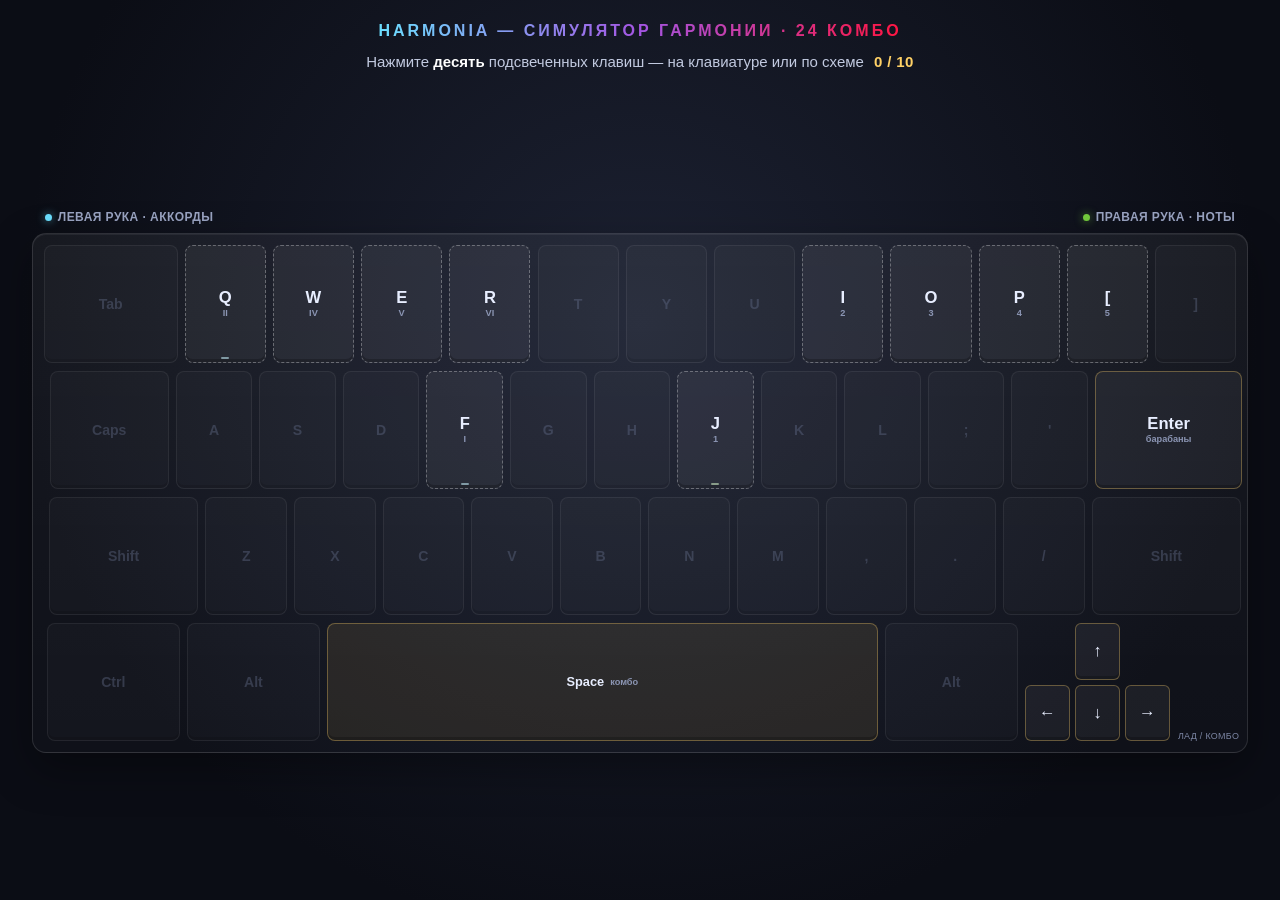
<file: index.html>
<!DOCTYPE html>
<html lang="ru">
<head>
  <meta charset="UTF-8">
  <meta name="viewport" content="width=device-width, initial-scale=1.0, maximum-scale=1.0, user-scalable=no">
  <title>HARMONIA — симулятор гармонии и тренажёр аккордов</title>
  <meta name="description" content="HARMONIA — бесплатный онлайн-симулятор гармонии: 24 комбо на кварто-квинтовом круге, аккорды, умная правая рука, MIDI и запись мелодии прямо в браузере.">
  <meta name="keywords" content="HARMONIA, симулятор гармонии, тренажёр аккордов, кварто-квинтовый круг, теория музыки, импровизация, MIDI-клавиатура, музыкальный тренажёр">
  <meta name="author" content="godspace">
  <meta name="robots" content="index, follow, max-image-preview:large, max-snippet:-1, max-video-preview:-1">
  <meta name="google-site-verification" content="WQZso1a4LcVn2_Adr-JlpDhe5KHCz_qSr4MS75SxeGc">
  <meta name="theme-color" content="#0b0d15">
  <meta name="color-scheme" content="dark">
  <link rel="canonical" href="https://godspace.github.io/HARMONIA/">
  <link rel="alternate" hreflang="ru" href="https://godspace.github.io/HARMONIA/">
  <link rel="alternate" hreflang="en" href="https://godspace.github.io/HARMONIA/en/">
  <link rel="alternate" hreflang="x-default" href="https://godspace.github.io/HARMONIA/">
  <link rel="icon" type="image/svg+xml" href="favicon.svg">
  <link rel="sitemap" type="application/xml" title="Sitemap" href="sitemap.xml">
  <meta property="og:type" content="website">
  <meta property="og:site_name" content="HARMONIA">
  <meta property="og:locale" content="ru_RU">
  <meta property="og:title" content="HARMONIA — симулятор гармонии и тренажёр аккордов">
  <meta property="og:description" content="Бесплатный онлайн-симулятор гармонии: 24 комбо на кварто-квинтовом круге, аккорды, умная правая рука, MIDI и запись мелодии прямо в браузере.">
  <meta property="og:url" content="https://godspace.github.io/HARMONIA/">
  <meta property="og:image" content="https://godspace.github.io/HARMONIA/docs/screenshot.png">
  <meta property="og:image:type" content="image/png">
  <meta property="og:image:width" content="1600">
  <meta property="og:image:height" content="1000">
  <meta property="og:image:alt" content="HARMONIA — сцена с орбитами тональностей и панелью настроек">
  <meta name="twitter:card" content="summary_large_image">
  <meta name="twitter:title" content="HARMONIA — симулятор гармонии и тренажёр аккордов">
  <meta name="twitter:description" content="Бесплатный онлайн-симулятор гармонии: 24 комбо на кварто-квинтовом круге, аккорды, умная правая рука, MIDI и запись мелодии прямо в браузере.">
  <meta name="twitter:image" content="https://godspace.github.io/HARMONIA/docs/screenshot.png">
  <meta name="twitter:image:alt" content="HARMONIA — сцена с орбитами тональностей и панелью настроек">
  <script type="application/ld+json">
  {
    "@context": "https://schema.org",
    "@type": "WebApplication",
    "name": "HARMONIA",
    "alternateName": "HARMONIA — симулятор гармонии",
    "url": "https://godspace.github.io/HARMONIA/",
    "description": "Бесплатный онлайн-симулятор гармонии: 24 комбо на кварто-квинтовом круге, аккорды, умная правая рука, MIDI и запись мелодии прямо в браузере.",
    "applicationCategory": "MusicApplication",
    "operatingSystem": "Any",
    "browserRequirements": "JavaScript, Canvas 2D, Web Audio API; Web MIDI в Chrome и Edge",
    "inLanguage": "ru",
    "isAccessibleForFree": true,
    "offers": {
      "@type": "Offer",
      "price": "0",
      "priceCurrency": "RUB"
    },
    "license": "https://github.com/godspace/HARMONIA/blob/main/LICENSE",
    "codeRepository": "https://github.com/godspace/HARMONIA",
    "image": "https://godspace.github.io/HARMONIA/docs/screenshot.png",
    "screenshot": "https://godspace.github.io/HARMONIA/docs/screenshot.png",
    "author": {
      "@type": "Person",
      "name": "godspace",
      "url": "https://github.com/godspace"
    },
    "sameAs": [
      "https://github.com/godspace/HARMONIA"
    ],
    "featureList": [
      "24 комбо на кварто-квинтовом круге",
      "Аккорды левой рукой и умная правая рука",
      "MIDI-клавиатура и запись мелодии",
      "Форма-пьеса на 16 тактов",
      "Работа в браузере без установки"
    ]
  }
  </script>
  <link rel="stylesheet" href="css/base.css">
  <link rel="stylesheet" href="css/stage.css">
  <link rel="stylesheet" href="css/overlays.css">
  <link rel="stylesheet" href="css/panel.css">
</head>
<body class="intro">

<div id="topbar">
  <div class="brand-group">
    <div class="brand">HARMONIA <span>· симулятор гармонии</span></div>
    <!-- Англоязычная версия сайта: не машинный перевод, а своя страница с
         hreflang-парой (en/index.html). Стоит рядом с названием, а не в ряду
         управления: ряд уже упирается в край на 1440 px, и лишняя кнопка
         добавила бы полосе вторую строку. -->
    <a id="enLink" class="ctl ctl-icon" href="en/" hreflang="en" lang="en" title="English version — overview and quick start">EN</a>
  </div>
  <div class="top-controls">
    <label class="ctl">Лад
      <select id="modeSel">
        <option value="major" selected>Мажор</option>
        <option value="minor">Минор</option>
      </select>
    </label>
    <div class="ctl">
      <button class="pbtn" id="comboPrev" style="padding:2px 8px" title="Предыдущее комбо (Backspace)">‹</button>
      <select id="comboSel"></select>
      <button class="pbtn" id="comboNext" style="padding:2px 8px" title="Следующее комбо (Enter; Space после 300)">›</button>
    </div>
    <button id="formBtn" class="ctl" aria-pressed="false" title="Необязательный слой: 16-тактная пьеса поверх свободного джема">🎼 Форма: выкл</button>
    <button id="soundChip" class="ctl" aria-pressed="true" title="Кто звучит: ноутбук или пианино">🔊 Ноутбук</button>
    <button id="muteBtn" class="ctl" aria-pressed="false" title="Звук (M)">🔊 Звук: вкл</button>
    <button id="pauseBtn" class="ctl" title="Пауза (Esc)">⏸ Пауза</button>
    <button id="restartBtn" class="ctl" title="Сессия заново (0)">↺ Сессия заново</button>
    <label class="ctl lang-ctl" title="Язык интерфейса — английский встроен, остальные через Google Translate">
      🌐
      <select id="langSel" class="notranslate" translate="no" aria-label="Язык интерфейса">
        <option value="" selected data-i18n-skip>Русский</option>
        <option value="en">English</option>
        <option value="es">Español</option>
        <option value="pt">Português</option>
        <option value="de">Deutsch</option>
        <option value="fr">Français</option>
        <option value="it">Italiano</option>
        <option value="pl">Polski</option>
        <option value="uk" data-i18n-skip>Українська</option>
        <option value="nl">Nederlands</option>
        <option value="tr">Türkçe</option>
        <option value="ar">العربية</option>
        <option value="hi">हिन्दी</option>
        <option value="id">Bahasa Indonesia</option>
        <option value="vi">Tiếng Việt</option>
        <option value="th">ไทย</option>
        <option value="zh-CN">中文（简体）</option>
        <option value="zh-TW">中文（繁體）</option>
        <option value="ja">日本語</option>
        <option value="ko">한국어</option>
        <option value="sv">Svenska</option>
        <option value="nb">Norsk bokmål</option>
        <option value="da">Dansk</option>
        <option value="fi">Suomi</option>
        <option value="cs">Čeština</option>
        <option value="sk">Slovenčina</option>
        <option value="hu">Magyar</option>
        <option value="ro">Română</option>
        <option value="el">Ελληνικά</option>
        <option value="he">עברית</option>
      </select>
    </label>
    <button id="topbarHide" class="ctl ctl-icon" type="button" aria-controls="topbar" aria-expanded="true" title="Свернуть верхнее меню — сцена займёт всё место">⌃</button>
  </div>
</div>
<button id="topbarTab" type="button" aria-controls="topbar" aria-expanded="false" title="Показать верхнее меню">⌄ Меню</button>

<div id="layout">
  <div id="stage-wrap">
    <div id="game-container">
      <canvas id="penCanvas" width="800" height="540"></canvas>
      <canvas id="spriteCanvas" width="800" height="540"></canvas>

      <div id="hud">
        <div class="score-box">
          <div class="score-title">Счёт комбо</div>
          <div class="score-value" id="scoreVal">0</div>
          <!-- Музыкальное имя комбо: счёт принадлежит тональности, поэтому она
               стоит прямо под числом. Нотация (до-ре-ми / C-D-E) следует за
               языком интерфейса, поэтому строка не переводится. -->
          <div class="score-key notranslate" id="comboKey" translate="no">До мажор</div>
          <!-- Сюжет пары: какая фаза сейчас звучит и какой мотив её ведёт.
               Строку ставит updateHUD(), при P.stationPlot = 'off' она скрыта. -->
          <div class="score-plot notranslate" id="stationPlot" translate="no">ровно · дом</div>
        </div>

        <!-- Пьеса — необязательный слой. В свободном джеме блок скрыт целиком. -->
        <div id="formHud" class="form-hud" role="group" aria-label="Ход пьесы">
          <div class="form-head">
            <span id="formTempo">52 BPM · 4/4</span>
            <span id="formPos">Такт 1/16</span>
          </div>
          <div class="form-sections" id="formSections"></div>
          <div class="form-bars" id="formBars" aria-hidden="true"></div>
          <!-- Подсказка «сейчас → дальше» живёт только на карточках аккордов
               и мини-клавиатурах внизу сцены. Верхний HUD показывает прогресс
               пьесы, но не повторяет ступени: у новичка одно место для цели. -->
          <div class="form-foot">
            <span id="formSection" class="form-sec">Интро</span>
            <span id="formBeats" class="form-beats" aria-hidden="true"></span>
          </div>
          <div id="formAward" class="form-award"></div>
        </div>

        <!-- Верхний виджет: маршрут по 24 комбо и переход Space в одном блоке.
             Два ряда по двенадцать ячеек идут в порядке кварто-квинтового круга:
             ячейка светлеет, когда игрок вошёл в комбо, зеленеет, когда собран
             цикл из четырёх аккордов, а текущая мягко мигает — так видно и «где
             я», и что дальше есть шаг. Нижняя строка — та же кнопка Space, что
             раньше жила под аккордами: до рубежа она показывает прогресс, после
             рубежа включается и пульсирует. В пьесе центр занимает форма, и
             виджет уступает ей место (CSS). -->
        <div id="comboStrip" class="combo-strip">
          <div class="cs-body" id="comboProgress" role="progressbar"
               aria-valuemin="0" aria-valuemax="24" aria-valuenow="0"
               aria-label="Пройдено комбо из 24">
            <div class="cs-row">
              <span class="cs-tag">Мажор</span>
              <div class="cs-cells" id="csMajor"></div>
            </div>
            <div class="cs-row">
              <span class="cs-tag">Минор</span>
              <div class="cs-cells" id="csMinor"></div>
            </div>
          </div>
          <button id="spaceNext" type="button" disabled aria-label="Пробел — новое комбо после 300 очков">
            <span class="sn-key">Space</span>
            <span class="sn-label" id="spaceNextText">новое комбо</span>
            <span class="sn-progress" id="spaceNextProgress">0 / 300</span>
          </button>
        </div>

        <!-- Индикатор возврата в тонику: накопленное напряжение и последний «домой». -->
        <div id="homePanel" role="status" aria-live="polite" aria-label="Индикатор возврата в тонику">
          <div class="home-head">
            <span class="home-kicker">Возврат в тонику</span>
            <span class="home-count" id="homeCount" title="Сколько раз возвращались в тонику">↩ 0</span>
          </div>
          <div class="home-main">
            <span class="home-title" id="homeTitle">Тоника</span>
            <span class="home-deg" id="homeDeg">I</span>
          </div>
          <div class="home-note" id="homeNote">—</div>
          <div class="home-meter" id="homeMeter" aria-hidden="true"></div>
          <div class="home-status" id="homeStatus">дома</div>
        </div>
      </div>

      <div id="keyZone">
        <div id="noteRow" role="group" aria-label="Ноты правой руки — ступени лада"></div>
        <!-- Инлайн-подсказки (js/guide.js): без отдельного меню и без H.
             Названия нот на карточках красятся по роли для активного баса,
             а рамка отмечает следующий аккорд. Клик по-прежнему играет
             карточку, но подсказки сами ничего не озвучивают. -->
        <div id="chordPad" role="group" aria-label="Гармоничные аккорды комбо"></div>
        <!-- Мини-клавиатуры под карточками: та же форма аккорда, но глазами.
             Каждая показывает один октавный ряд C–B; три ноты аккорда зажжены,
             корень — золотой. Это только визуальная опора для тех, кому проще
             найти клавиши по рисунку, чем читать «до-ми-соль». -->
        <div id="keyMap" aria-hidden="true"></div>
      </div>

      <div id="toast"></div>

      <!-- Рендер видео: сцена и звук собираются из выбранной записи. Оверлей
           закрывает сцену от случайного ввода, но сам в кадр не попадает —
           canvas.captureStream() видит только канвасы. -->
      <div id="videoExport" class="video-export" role="status" aria-live="polite" hidden>
        <div class="ve-card">
          <div class="ve-title">🎬 Видео</div>
          <div class="ve-text" id="videoExportText">Рендер видео…</div>
          <div class="ve-note">Не переключайте вкладку: браузер может замедлить кадры.</div>
          <button class="big-btn alt" id="videoCancel" type="button">Отменить</button>
        </div>
      </div>

      <!-- Сохранение WAV: тот же таймлайн, что у видео, но без картинки. -->
      <div id="audioExport" class="video-export" role="status" aria-live="polite" hidden>
        <div class="ve-card">
          <div class="ve-title">🎧 Аудио</div>
          <div class="ve-text" id="audioExportText">Запись аудио…</div>
          <button class="big-btn alt" id="audioCancel" type="button">Отменить</button>
        </div>
      </div>

      <div id="formResult" role="dialog" aria-modal="true" aria-labelledby="formResultTitle" aria-hidden="true">
        <div class="fr-card">
          <div class="fr-kicker" id="formResultKicker">Форма · 16 тактов</div>
          <h2 id="formResultTitle">Пьеса завершена</h2>
          <div class="fr-score" id="formResultScore">Форма +0</div>
          <div class="fr-melody" id="formResultMelody"></div>
          <div class="fr-sections" id="formResultSections"></div>
          <div class="fr-actions">
            <button class="big-btn" id="formResultAgain">↻ Ещё раз</button>
            <button class="big-btn alt" id="formResultJam">В свободный джем</button>
          </div>
        </div>
      </div>

      <!-- Карточка оценки комбо. Открывается только Space-переходом; по умолчанию
           исследование включено, ?research=0 или панель его выключают. J I O P [ —
           оценки 5–1, Space/Esc — пропуск, поле комментария забирает те же клавиши
           как буквы. -->
      <div id="researchAsk" role="dialog" aria-modal="true" aria-labelledby="researchAskTitle" aria-hidden="true">
        <div class="fr-card ra-card" id="researchAskCard" tabindex="-1">
          <div class="fr-kicker" id="researchAskKicker">Комбо · оценка</div>
          <h2 id="researchAskTitle">Как звучало комбо?</h2>
          <div class="ra-meta" id="researchAskMeta"></div>
          <div class="ra-rate" role="group" aria-label="Оценка комбо от 1 до 5">
            <button type="button" class="ra-btn" data-score="5" aria-label="Оценка 5 из 5"><b>5</b><span class="ra-key">J</span></button>
            <button type="button" class="ra-btn" data-score="4" aria-label="Оценка 4 из 5"><b>4</b><span class="ra-key">I</span></button>
            <button type="button" class="ra-btn" data-score="3" aria-label="Оценка 3 из 5"><b>3</b><span class="ra-key">O</span></button>
            <button type="button" class="ra-btn" data-score="2" aria-label="Оценка 2 из 5"><b>2</b><span class="ra-key">P</span></button>
            <button type="button" class="ra-btn" data-score="1" aria-label="Оценка 1 из 5"><b>1</b><span class="ra-key">[</span></button>
          </div>
          <label class="ra-comment-label" for="researchAskComment">Комментарий (необязательно)</label>
          <input id="researchAskComment" class="ra-comment" type="text" maxlength="160" autocomplete="off"
                 placeholder="Что понравилось или что не так?" aria-label="Комментарий к комбо">
          <div class="ra-hint" id="researchAskHint">J I O P [ — оценка · Space / Esc — пропустить</div>
          <div class="fr-actions">
            <button class="big-btn" id="researchAskAudio" type="button" title="Сохранить это комбо как WAV-файл" disabled>⬇ Аудио</button>
            <button class="big-btn" id="researchAskVideo" type="button" title="Сохранить это комбо как вертикальное видео 9:16 (WebM)" disabled>⬇ Видео</button>
            <button class="big-btn" id="researchAskJson" type="button" title="Скачать этот визит: ноты, аккорды, оценку и автозапись в JSON" disabled>⬇ JSON</button>
            <button class="big-btn" id="researchAskSuno" type="button" title="Подготовить WAV и английский промпт для Suno" disabled>🎛 Suno</button>
            <button class="big-btn alt" id="researchAskSkip" type="button">Пропустить</button>
          </div>
        </div>
      </div>

      <div id="modal" class="scrim">
        <h1 id="modalTitle">Пауза</h1>
        <p id="modalText"></p>
        <div id="modalStats"></div>
        <div class="btnrow">
          <button id="mResume" class="big-btn">Продолжить</button>
          <button id="mRestart" class="big-btn alt">↺ Сессия заново</button>
        </div>
      </div>
    </div>
  </div>

  <div id="panel">
    <div id="panelHead">
      <span class="ph-title">Панель настроек</span>
      <button id="panelHide" class="drawer-close" type="button" aria-controls="panel" aria-expanded="true" title="Свернуть панель — сцена станет шире">›</button>
    </div>
    <div class="pg">
      <h3>Комбо · кварто-квинтовый круг</h3>
      <svg id="fifthsWheel" viewBox="0 0 260 260" role="group" aria-label="Выбор комбо по кругу тональностей"></svg>
      <div class="wheel-nav">
        <button class="pbtn" id="pPrevCombo">‹ Назад</button>
        <button class="pbtn accent" id="pNextCombo">Далее ›</button>
      </div>
      <div class="wheel-hint">Space после 300 · Backspace / ↑ / ↓ · клик по тональности — сразу</div>
    </div>

    <details class="pg" id="formPg" open>
      <summary>Форма · пьеса</summary>
      <button class="tg" id="formToggle" aria-pressed="false">Форма: свободный джем</button>
      <div class="prow"><label for="formBpm">Темп</label><input type="range" id="formBpm" min="40" max="180" step="2" value="52"><output id="formBpmOut"></output></div>
      <div class="prow"><label for="formMeter">Размер</label>
        <select id="formMeter"><option value="4" selected>4/4</option><option value="3">3/4</option></select>
      </div>
      <div class="prow"><label for="formCountIn">Отсчёт</label>
        <select id="formCountIn"><option value="0">без отсчёта</option><option value="1" selected>1 такт</option><option value="2">2 такта</option></select>
      </div>
      <button class="tg" id="formMetronome" aria-pressed="true">Метроном: вкл</button>
      <div class="form-status" id="formStatus" aria-live="polite">Свободный джем. Форма включится только по кнопке.</div>
      <div class="pbtns">
        <button class="pbtn accent" id="formRestart">↻ Начать пьесу</button>
        <button class="pbtn" id="formStop" disabled>В джем</button>
      </div>
    </details>

    <!-- Грув — отдельный необязательный слой: он даёт джему пульс, не включая
         пьесу. Игровых клавиш у барабанов нет (ручная игра — MIDI-пэд, канал 10),
         поэтому проба пальцев и легенда остаются прежними. -->
    <details class="pg" id="groovePg">
      <summary>Барабаны · грув</summary>
      <button class="tg" id="grooveToggle" aria-pressed="false" title="Барабаны играют сами по выбранному паттерну (Enter)">Барабаны: выкл</button>
      <div class="prow"><label for="groovePattern">Паттерн</label>
        <select id="groovePattern" title="Фигура барабанов"></select>
      </div>
      <div class="prow"><label for="pGrooveBpm">Темп грува</label><input type="range" id="pGrooveBpm" min="40" max="180" step="2" value="84" title="Темп джема; в пьесе барабаны ведёт форма"><output id="vGrooveBpm"></output></div>
      <div class="form-status" id="grooveStatus" aria-live="polite">Грув выключен: джем идёт без долей.</div>
    </details>

    <div class="pg" id="recPg">
      <h3>Запись мелодии</h3>
      <div class="rec-actions">
        <button class="pbtn rec-btn" id="recBtn" aria-pressed="false" title="Начать или остановить запись">● Запись</button>
        <button class="pbtn" id="playBtn" title="Прослушать выбранную запись" disabled>▶ Прослушать</button>
      </div>
      <div class="prow rec-pick">
        <label for="recCountIn">Отсчёт</label>
        <select id="recCountIn" title="Сколько тактов метронома звучит до начала записи">
          <option value="0" selected>без отсчёта</option>
          <option value="1">1 такт</option>
          <option value="2">2 такта</option>
        </select>
      </div>
      <button class="tg" id="recLoop" aria-pressed="false" title="Повторять выбранную запись по кругу">Повтор: выкл</button>
      <button class="tg" id="recAuto" aria-pressed="true" title="Автоматически записывать каждую станцию для прослушивания, MIDI, аудио и видео">Автозапись станции: вкл</button>
      <div class="prow rec-pick">
        <label for="recList">Запись</label>
        <select id="recList" aria-label="Сохранённые записи"><option value="">— нет записей —</option></select>
      </div>
      <div class="pbtns">
        <button class="pbtn" id="recDel" title="Удалить выбранную запись" disabled>🗑 Удалить</button>
        <button class="pbtn" id="recMidi" title="Скачать выбранную запись как MIDI-файл" disabled>⬇ MIDI</button>
        <button class="pbtn" id="recJson" title="Скачать выбранную запись и связанный визит в JSON" disabled>⬇ JSON</button>
        <button class="pbtn" id="recAudio" title="Скачать выбранную запись как WAV-файл" disabled>⬇ Аудио</button>
        <button class="pbtn" id="recVideo" title="Скачать выбранную запись как вертикальное видео 9:16 (WebM)" disabled>⬇ Видео</button>
        <button class="pbtn" id="recCaption" title="Скопировать готовое описание для соцсетей — с тональностью, темпом и ссылкой" disabled>📋 Подпись</button>
        <button class="pbtn" id="recSuno" title="Подготовить WAV и английский промпт для Suno" disabled>🎛 Suno</button>
      </div>
      <div class="rec-status" id="recStatus" aria-live="polite">Нажмите «Запись», чтобы сохранить мелодию.</div>
    </div>

    <!-- Исследование — не игровой слой, а необязательный сбор оценок комбо.
         Включено по умолчанию; выключают ?research=0, консоль или эта кнопка.
         Тело секции скрыто, пока сбор не включён: обычный игрок видит только
         одну строку «Исследование: вкл» и не читает служебные счётчики. -->
    <details class="pg" id="researchPg">
      <summary>Исследование · оценки комбо</summary>
      <button class="tg" id="researchToggle" aria-pressed="true" title="Собирать оценки комбо в этом браузере. Выключается адресом ?research=0">Исследование: вкл</button>
      <div id="researchBody">
        <button class="tg" id="researchAskToggle" aria-pressed="true" title="Спрашивать оценку после Space-перехода в новое комбо">Спрашивать оценку: вкл</button>
        <div class="rec-status" id="researchStatus" aria-live="polite">Посещений: 0 · оценок: 0 · событий: 0</div>
        <div class="pbtns">
          <button class="pbtn" id="researchExport" title="Скачать оценки и историю игры в JSON" disabled>Скачать JSON</button>
          <button class="pbtn" id="researchClear" title="Удалить все сохранённые оценки" disabled>Очистить</button>
        </div>
        <div class="wheel-hint" id="researchHint">Данные остаются в этом браузере — уходят только файлом.</div>
      </div>
    </details>

    <div class="pg">
      <h3>Визуализация</h3>
      <div id="vizMenu" class="viz-menu" role="group" aria-label="Выбор визуализации сцены"></div>
      <div class="wheel-hint">Клик по режиму или <kbd>1</kbd> <kbd>2</kbd> <kbd>3</kbd> — сразу</div>
    </div>

    <details class="pg" open>
      <summary>Движение</summary>
      <div class="prow"><label for="pSpeed">Скорость покоя</label><input type="range" id="pSpeed" min="0" max="240" step="5" value="0" title="0 — шары стоят; движение — только от нажатий"><output id="vSpeed"></output></div>
      <div class="prow"><label for="pBoost">Импульс</label><input type="range" id="pBoost" min="0" max="150" step="5" value="150"><output id="vBoost"></output></div>
      <div class="prow"><label for="pTau">Затухание</label><input type="range" id="pTau" min="5" max="100" step="5" value="100"><output id="vTau"></output></div>
      <button class="tg" id="pDir" aria-pressed="true">⟳ Направление: по часовой</button>
      <button class="tg" id="pGuides" aria-pressed="true">Направляющие орбит: вкл</button>
      <button class="tg" id="pTails" aria-pressed="true">Кометные хвосты: вкл</button>
    </details>

    <details class="pg">
      <summary>Перо</summary>
      <div class="prow"><label for="pPenW">Толщина</label><input type="range" id="pPenW" min="1" max="8" step="0.5" value="3"><output id="vPenW"></output></div>
      <div class="prow"><label for="pFade">Затухание следа</label><input type="range" id="pFade" min="0" max="100" step="5" value="35"><output id="vFade"></output></div>
      <div class="prow"><label for="pGlow">Свечение</label><input type="range" id="pGlow" min="0" max="40" step="2" value="18"><output id="vGlow"></output></div>
      <div class="prow"><label for="pQuality">Точность дуг</label>
        <select id="pQuality"><option value="high" selected>высокая</option><option value="normal">обычная</option></select>
      </div>
      <div class="pbtns"><button class="pbtn" id="pClear">Очистить след (C)</button></div>
    </details>

    <details class="pg">
      <summary>Сцена</summary>
      <div class="prow"><label for="pParticles">Частицы</label><input type="range" id="pParticles" min="0" max="120" step="6" value="42"><output id="vParticles"></output></div>
      <div class="prow"><label for="pPalette">Палитра</label>
        <select id="pPalette"><option value="neon" selected>Неон</option><option value="aurora">Аврора</option><option value="ember">Угли</option></select>
      </div>
    </details>

    <details class="pg">
      <summary>Звук</summary>
      <div class="prow"><label for="pReverb">Реверберация</label><input type="range" id="pReverb" min="0" max="100" step="5" value="100"><output id="vReverb"></output></div>
      <div class="prow"><label for="pNoteTone">Яркость нот</label><input type="range" id="pNoteTone" min="50" max="180" step="10" value="100"><output id="vNoteTone"></output></div>
      <div class="prow"><label for="pNoteVol">Громкость нот</label><input type="range" id="pNoteVol" min="0" max="150" step="5" value="25" title="Громкость одиночных нот, 0–150 %"><output id="vNoteVol"></output></div>
      <div class="prow"><label for="pChordVol">Громкость аккордов</label><input type="range" id="pChordVol" min="0" max="150" step="5" value="100" title="Громкость аккордовой подложки и баса, 0–150 %"><output id="vChordVol"></output></div>
      <div class="prow"><label for="pDrumVol">Громкость барабанов</label><input type="range" id="pDrumVol" min="0" max="150" step="5" value="20" title="Громкость синтезированных барабанов, 0–150 %"><output id="vDrumVol"></output></div>
      <div class="prow"><label for="pNoteOct">Октава нот</label>
        <select id="pNoteOct" title="Сдвиг нот правой руки: −1, 0 или +1 октава"><option value="-1">−1</option><option value="0">0</option><option value="1" selected>+1</option></select>
      </div>
      <div class="prow"><label for="pBassOct">Октава баса</label>
        <select id="pBassOct"><option value="-1" selected>−1</option><option value="0">0</option><option value="1">+1</option></select>
      </div>
      <button class="tg" id="pPad" aria-pressed="true">Подложка аккорда: вкл</button>
      <!-- Нотация — не звук, а подпись; стоит рядом с октавами, потому что это
           тоже «как читать ноты». Выбор языка переключает её сам (translate.js). -->
      <div class="prow"><label for="pNotation">Нотация</label>
        <select id="pNotation" class="notranslate" translate="no" title="Названия нот: до-ре-ми или C-D-E. Переключается вместе с языком интерфейса">
          <option value="sol" selected data-i18n-skip>до-ре-ми</option>
          <option value="letters">C-D-E</option>
        </select>
      </div>
      <button class="tg" id="pSmartHand" aria-pressed="true" title="Клик: умное переключение аккордов вкл → выкл → снова вкл. Без умного режима правая рука играет фиксированные корни J I O P [, а автотрезвучия строятся от самой ноты.">Умное переключение: вкл</button>
      <button class="tg" id="pSustain" aria-pressed="true" title="Педаль: нажата / отпущена (кнопка панели; MIDI CC64)">Педаль: нажата</button>
    </details>

    <details class="pg">
      <summary>MIDI</summary>
      <div class="prow"><label for="pMidiIn">Вход</label>
        <select id="pMidiIn"><option value="">— нет —</option></select>
      </div>
      <div class="wheel-hint" id="midiHint">Подключите клавиатуру — трезвучие станет аккордом, ноты — голосами.</div>
    </details>

    <details class="pg">
      <summary>Сессия</summary>
      <div class="pbtns">
        <button class="pbtn" id="pReset">Сброс параметров</button>
        <button class="pbtn" id="pRandom">Случайно</button>
        <button class="pbtn accent" id="pExport">Экспорт PNG</button>
      </div>
      <!-- Страница о проекте: не настройка, но игрок ищет «всё остальное» именно
           здесь. Две ссылки — по одной на язык сайта; адреса постоянные, а
           подписи переводит языковой пакет (js/i18n.js). -->
      <div class="pbtns extra-links">
        <a class="pbtn" id="aboutLink" href="ru/" hreflang="ru" title="Как устроена HARMONIA: обзор, горячие клавиши, вопросы">О проекте</a>
        <a class="pbtn" id="enSiteLink" href="en/" hreflang="en" lang="en" title="English overview of the project">English overview</a>
      </div>
    </details>
  </div>
  <button id="panelTab" type="button" aria-controls="panel" aria-expanded="false" title="Показать панель настроек">⚙ Настройки</button>
</div>

<div id="status-row">
  <div id="midi-status"><span class="dot"></span><span id="midiText">Web MIDI: проверка…</span></div>
  <div class="hints"><kbd>Q</kbd> <kbd>W</kbd> <kbd>E</kbd> <kbd>R</kbd> <kbd>F</kbd> = аккорды · <span id="noteHints"><kbd>J</kbd> <kbd>I</kbd> <kbd>O</kbd> <kbd>P</kbd> <kbd>[</kbd></span> = ноты · <kbd>−</kbd><kbd>=</kbd> = октава · <kbd>←</kbd><kbd>→</kbd> = лад · <kbd>↑</kbd><kbd>↓</kbd> = комбо · <kbd>Backspace</kbd> = комбо · <kbd>Enter</kbd> = барабаны · <kbd>Space</kbd> = новое комбо после 300 · <kbd>1</kbd>–<kbd>3</kbd> = визуализация · <kbd>Esc</kbd> = пауза · MIDI: трезвучие = аккорд</div>
</div>

  <!-- Стартовый экран: проба пальцев. Текста ровно две строки — название и
       «нажмите десять подсвеченных клавиш» со счётчиком, а всё остальное место
       занимает схема настоящей клавиатуры. Когда десять клавиш собраны, строка
       просит нажать Enter: он включает барабаны, и грув звучит ещё до первой
       ноты. После этого загорается пробел — сессия начинается тем же жестом,
       который в игре открывает новое комбо.
       Подсказка #kbTip объясняет клавишу при наведении и нажатии: новичок
       узнаёт роль кнопки на самой схеме, а не из легенды внизу экрана.
       Экран фиксирован к окну, а не лежит внутри сцены: #game-container
       масштабируется transform'ом (fitStage), и внутри него клавиши на телефоне
       сжимались бы до нечитаемых. -->
  <div id="startOverlay">
    <h1 class="intro-title">HARMONIA — симулятор гармонии · 24 комбо</h1>
    <p class="intro-lead">
      <span class="ip-before">Нажмите <b>десять</b> подсвеченных клавиш — на клавиатуре или по схеме</span>
      <span class="ip-drums" aria-live="polite">Клавиши на месте — включите барабаны: <b>Enter</b></span>
      <span class="ip-after" aria-live="polite">Клавиши на месте — нажмите <b>пробел</b>, чтобы начать</span>
      <span class="ip-count" id="introCount" aria-live="polite">0 / 10</span>
    </p>
    <div class="intro-keyboard" role="group" aria-label="Схема клавиатуры: Q W E R F — аккорды левой руки, J I O P [ — ноты правой. Нажмите все десять подсвеченных клавиш, затем Enter — включатся барабаны, затем пробел, чтобы начать">
      <div class="kb-hands">
        <span class="kb-hand lh"><i></i>Левая рука · аккорды</span>
        <span class="kb-hand rh"><i></i>Правая рука · ноты</span>
      </div>
      <div class="kb-board">
            <div class="kb-row kb-top">
              <span class="kb-key dim kb-tab">Tab</span>
              <span class="kb-key lh on need home" data-key="KeyQ" style="--i:0" data-tip="Q · II — супертоника: шаг к доминанте"><b>Q</b><span>II</span></span>
              <span class="kb-key lh on need" data-key="KeyW" style="--i:1" data-tip="W · IV — субдоминанта: уводит от тоники"><b>W</b><span>IV</span></span>
              <span class="kb-key lh on need" data-key="KeyE" style="--i:2" data-tip="E · V — доминанта: тянет назад в тонику"><b>E</b><span>V</span></span>
              <span class="kb-key lh on need" data-key="KeyR" style="--i:3" data-tip="R · VI — субмедианта: мягкий уход"><b>R</b><span>VI</span></span>
              <span class="kb-key dim">T</span>
              <span class="kb-key dim">Y</span>
              <span class="kb-key dim">U</span>
              <span class="kb-key rh on need" data-key="KeyI" style="--i:5" data-tip="I · нота 2: безопасная ступень вокруг аккорда"><b>I</b><span>2</span></span>
              <span class="kb-key rh on need" data-key="KeyO" style="--i:6" data-tip="O · нота 3: безопасная ступень вокруг аккорда"><b>O</b><span>3</span></span>
              <span class="kb-key rh on need" data-key="KeyP" style="--i:7" data-tip="P · нота 4: безопасная ступень вокруг аккорда"><b>P</b><span>4</span></span>
              <span class="kb-key rh on need" data-key="BracketLeft" style="--i:8" data-tip="[ · нота 5: безопасная ступень вокруг аккорда"><b>[</b><span>5</span></span>
              <span class="kb-key dim">]</span>
            </div>
            <div class="kb-row kb-home">
              <span class="kb-key dim kb-caps">Caps</span>
              <span class="kb-key dim">A</span>
              <span class="kb-key dim">S</span>
              <span class="kb-key dim">D</span>
              <span class="kb-key lh on need home" data-key="KeyF" style="--i:4" data-tip="F · I — тоника: дом, сюда возвращаются"><b>F</b><span>I</span></span>
              <span class="kb-key dim">G</span>
              <span class="kb-key dim">H</span>
              <span class="kb-key rh on need home" data-key="KeyJ" style="--i:9" data-tip="J · нота 1: безопасная ступень вокруг аккорда"><b>J</b><span>1</span></span>
              <span class="kb-key dim">K</span>
              <span class="kb-key dim">L</span>
              <span class="kb-key dim">;</span>
              <span class="kb-key dim">'</span>
              <span class="kb-key cmd kb-enter" data-key="Enter" data-tip="Enter — барабаны: включить или выключить грув"><b>Enter</b><span>барабаны</span></span>
            </div>
            <div class="kb-row kb-bottom">
              <span class="kb-key dim kb-shift">Shift</span>
              <span class="kb-key dim">Z</span>
              <span class="kb-key dim">X</span>
              <span class="kb-key dim">C</span>
              <span class="kb-key dim">V</span>
              <span class="kb-key dim">B</span>
              <span class="kb-key dim">N</span>
              <span class="kb-key dim">M</span>
              <span class="kb-key dim">,</span>
              <span class="kb-key dim">.</span>
              <span class="kb-key dim">/</span>
              <span class="kb-key dim kb-shift">Shift</span>
            </div>
            <div class="kb-row kb-space-row">
              <span class="kb-key dim kb-mod">Ctrl</span>
              <span class="kb-key dim kb-mod">Alt</span>
              <span class="kb-key cmd kb-space" data-key="Space" data-tip="Пробел — начать игру; в игре — новое комбо после 300 очков"><b>Space</b><span class="kb-space-role">комбо</span><span class="kb-space-start">начать</span></span>
              <span class="kb-key dim kb-mod">Alt</span>
              <span class="kb-arrows" aria-label="Стрелки: лад и комбо">
                <span class="kb-key cmd kb-arrow up" title="↑ — следующее комбо"><b>↑</b></span>
                <span class="kb-key cmd kb-arrow left" title="← — мажор"><b>←</b></span>
                <span class="kb-key cmd kb-arrow down" title="↓ — предыдущее комбо"><b>↓</b></span>
                <span class="kb-key cmd kb-arrow right" title="→ — минор"><b>→</b></span>
              </span>
              <span class="kb-arrow-label">лад / комбо</span>
            </div>
      </div>
    </div>
    <!-- MIDI-знакомство: вместо пробы компьютерных клавиш — живые карточки.
         Клик выбирает карточку и объясняет её знаки; MIDI-нота засчитывает
         аккорд и показывает, что изменилось. До кнопки «Начать» ничего не
         пишется в сессию. -->
    <section class="midi-coach" id="midiCoach" hidden aria-labelledby="miTitle">
      <div class="mi-head">
        <div class="mi-head-copy">
          <div class="mi-kicker"><span class="mi-dot" aria-hidden="true"></span>MIDI · <span class="mi-device" id="miDevice">—</span></div>
          <h2 id="miTitle">Карточка аккорда — это подсказка</h2>
          <p id="miLead">Нажмите на карточку, чтобы разобрать её знаки. Затем сыграйте три аккорда — экран объяснит, что изменилось.</p>
        </div>
        <div class="mi-progress" id="miProgress" aria-live="polite">0 / 3</div>
      </div>
      <div class="mi-lab">
        <section class="mi-panel mi-cards-panel" aria-labelledby="miCardsTitle">
          <div class="mi-cards-head">
            <h3 id="miCardsTitle">Три аккорда для входа</h3>
            <div class="mi-check" id="miCheck" role="status" aria-live="polite">
              <span class="mi-check-icon" id="miCheckIcon" aria-hidden="true">○</span>
              <span id="miCheckText">Жду первую ноту…</span>
            </div>
          </div>
          <div class="mi-targets" id="miTargets"></div>
          <div class="mi-target-states" role="group" aria-label="Обозначения состояний">
            <span><i class="mi-state next" aria-hidden="true"></i><b>→</b> следующий</span>
            <span><i class="mi-state now" aria-hidden="true"></i>сейчас</span>
            <span><i class="mi-state done" aria-hidden="true"></i>✓ взят</span>
          </div>
          <p class="mi-hint" id="miHint">Ноты — в любой октаве. Аккорд — это три разные ноты одновременно.</p>
        </section>
        <aside class="mi-panel mi-teach" aria-labelledby="miTeachTitle">
          <div class="mi-teach-head">
            <span class="mi-teach-kicker" id="miTeachKicker">Разбор карточки</span>
            <span class="mi-teach-state" id="miTeachState">—</span>
          </div>
          <h3 id="miTeachTitle">Нажмите на карточку</h3>
          <p class="mi-teach-text" id="miTeachText">Карточка показывает ступень, ноты и их роли. Выберите любую — здесь появится объяснение.</p>
          <div class="mi-facts" id="miFacts"></div>
          <p class="mi-tech-note">Мини-клавиатура показывает форму аккорда; играйте в любой октаве. Буквы Q/W/E/R/F — только для компьютера.</p>
          <div class="mi-feedback" id="miFeedback" role="status" aria-live="polite">Сыграйте аккорд на MIDI — здесь появится разбор результата.</div>
        </aside>
      </div>
      <div class="mi-live" id="miLive" role="status" aria-live="polite"><span class="mi-live-label">Слышу:</span> —</div>
      <div class="mi-actions">
        <button class="mi-skip" id="miFallback" type="button" hidden>Играть с компьютерной клавиатуры</button>
        <button class="mi-skip" id="miSkip" type="button">Пропустить знакомство</button>
        <span class="mi-action-spacer" aria-hidden="true"></span>
        <button class="mi-start" id="miStart" type="button" disabled>Начать игру</button>
      </div>
    </section>

    <!-- Пузырёк подсказки: один на окно, позицию считает showKeyTip() по
         прямоугольнику клавиши. Мышь он не перехватывает. -->
    <div class="kb-tip" id="kbTip" role="tooltip" aria-hidden="true"></div>

  </div>

  <!-- Точка монтирования Google Translate. Виджет живёт вне экрана: язык
       переключает #langSel в верхнем меню, а скрипт грузится только по выбору. -->
  <div id="google_translate_element" aria-hidden="true"></div>

  <!-- Модули без сборки, порядок = порядок зависимостей.
       Карта проекта и точки расширения — docs/ARCHITECTURE.md -->
  <script src="js/util.js"></script>
  <script src="js/i18n.js"></script>
  <script src="js/config.js"></script>
  <script src="js/data.js"></script>
  <script src="js/station.js"></script>
  <script src="js/harmony.js"></script>
  <script src="js/state.js"></script>
  <script src="js/audio.js"></script>
  <script src="js/transport.js"></script>
  <script src="js/groove.js"></script>
  <script src="js/composition.js"></script>
  <script src="js/scene.js"></script>
  <script src="js/viz.js"></script>
  <script src="js/game.js"></script>
  <script src="js/listen.js"></script>
  <script src="js/ui-hud.js"></script>
  <script src="js/recorder.js"></script>
  <script src="js/video.js"></script>
  <script src="js/audio-export.js"></script>
  <script src="js/suno.js"></script>
  <script src="js/research.js"></script>
  <script src="js/guide.js"></script>
  <script src="js/midi-intro.js"></script>
  <script src="js/ui-panel.js"></script>
  <script src="js/ui-drawers.js"></script>
  <script src="js/ui-compose.js"></script>
  <script src="js/input.js"></script>
  <script src="js/midi.js"></script>
  <script src="js/translate.js"></script>
  <script src="js/render.js"></script>
  <script src="js/main.js"></script>

  <!-- Яндекс.Метрика: локальные запуски и headless-проверки не учитываются. -->
  <script type="text/javascript">
    (function () {
      var host = location.hostname;
      if (location.protocol === 'file:' || host === 'localhost' || host === '127.0.0.1') return;
      (function(m,e,t,r,i,k,a){
          m[i]=m[i]||function(){(m[i].a=m[i].a||[]).push(arguments)};
          m[i].l=1*new Date();
          for (var j = 0; j < document.scripts.length; j++) {if (document.scripts[j].src === r) { return; }}
          k=e.createElement(t),a=e.getElementsByTagName(t)[0],k.async=1,k.src=r,a.parentNode.insertBefore(k,a)
      })(window, document,'script','https://mc.yandex.ru/metrika/tag.js?id=114504272', 'ym');

      window.ym(114504272, 'init', {ssr:true, webvisor:true, clickmap:true, ecommerce:"dataLayer", referrer: document.referrer, url: location.href, accurateTrackBounce:true, trackLinks:true});
    })();
  </script>
  <noscript><div><img src="https://mc.yandex.ru/watch/114504272" style="position:absolute; left:-9999px;" alt="" /></div></noscript>
  <!-- /Яндекс.Метрика -->
</body>
</html>
</file>
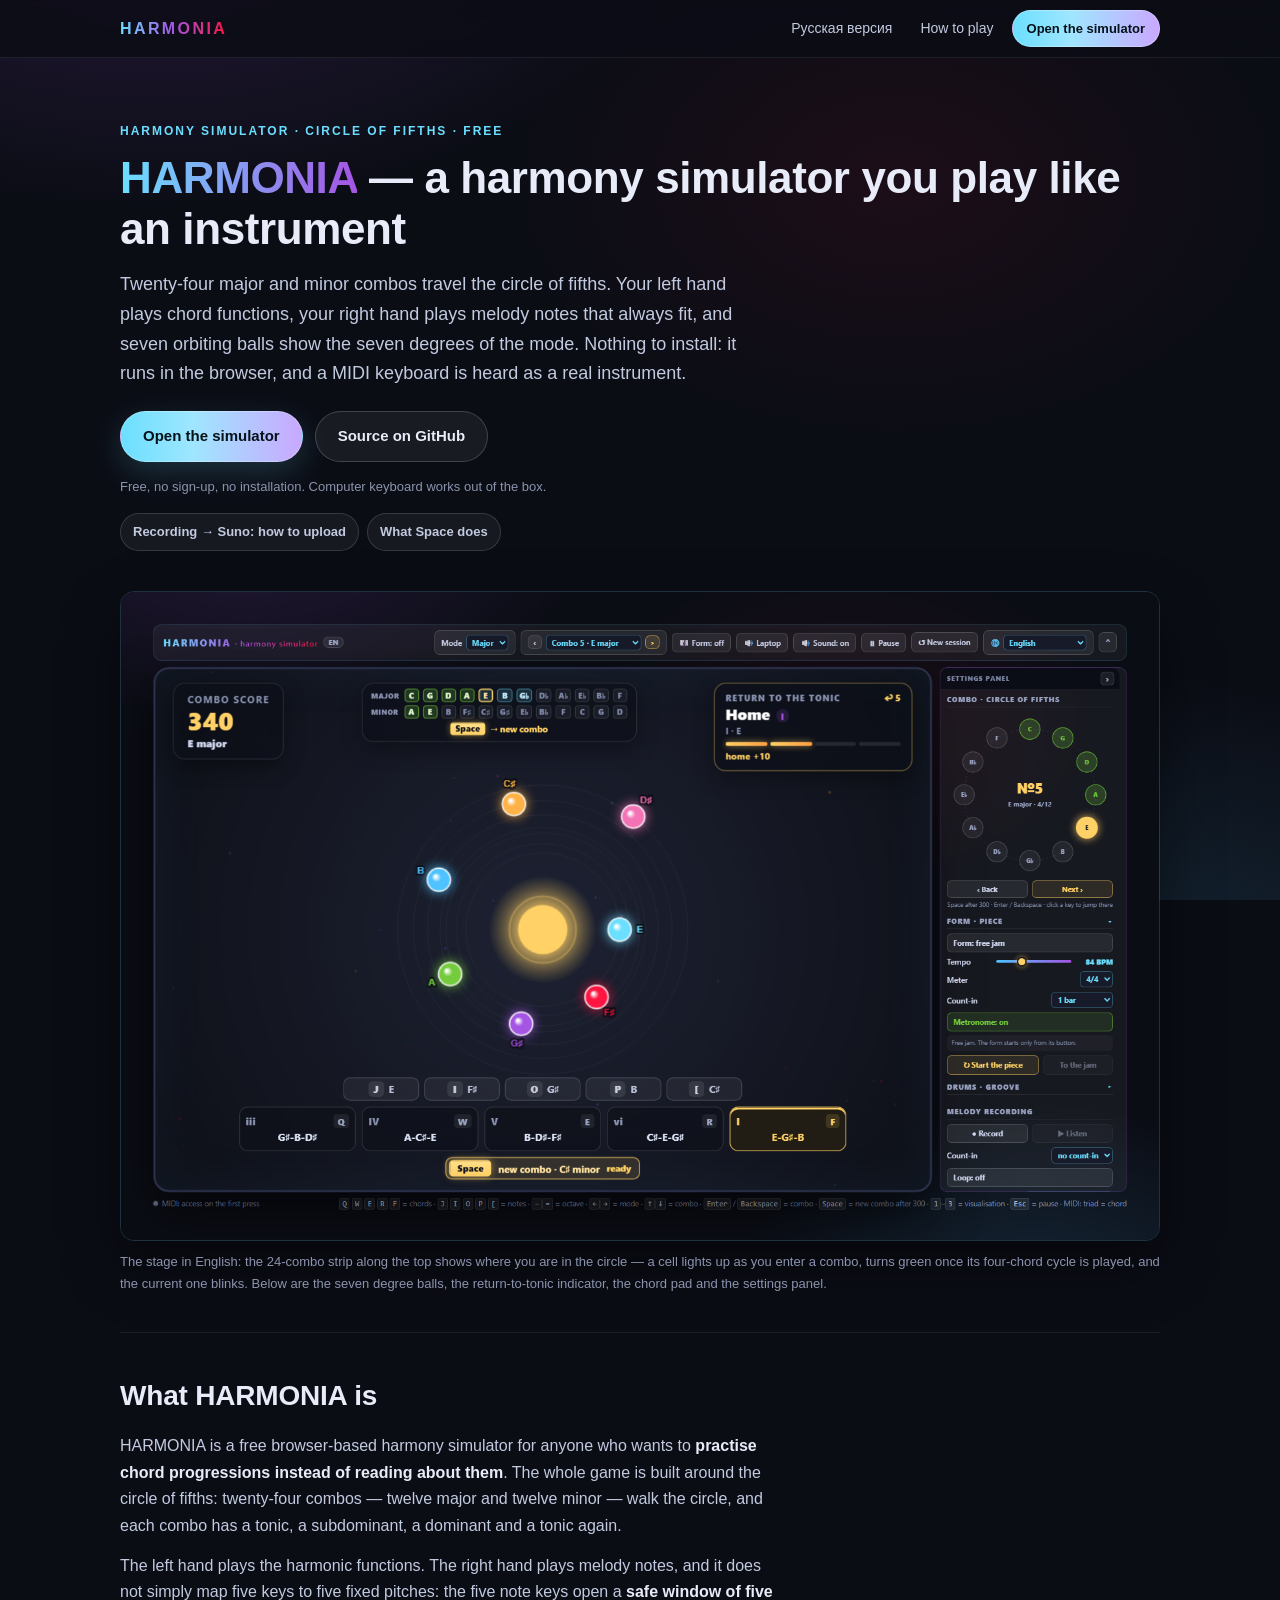
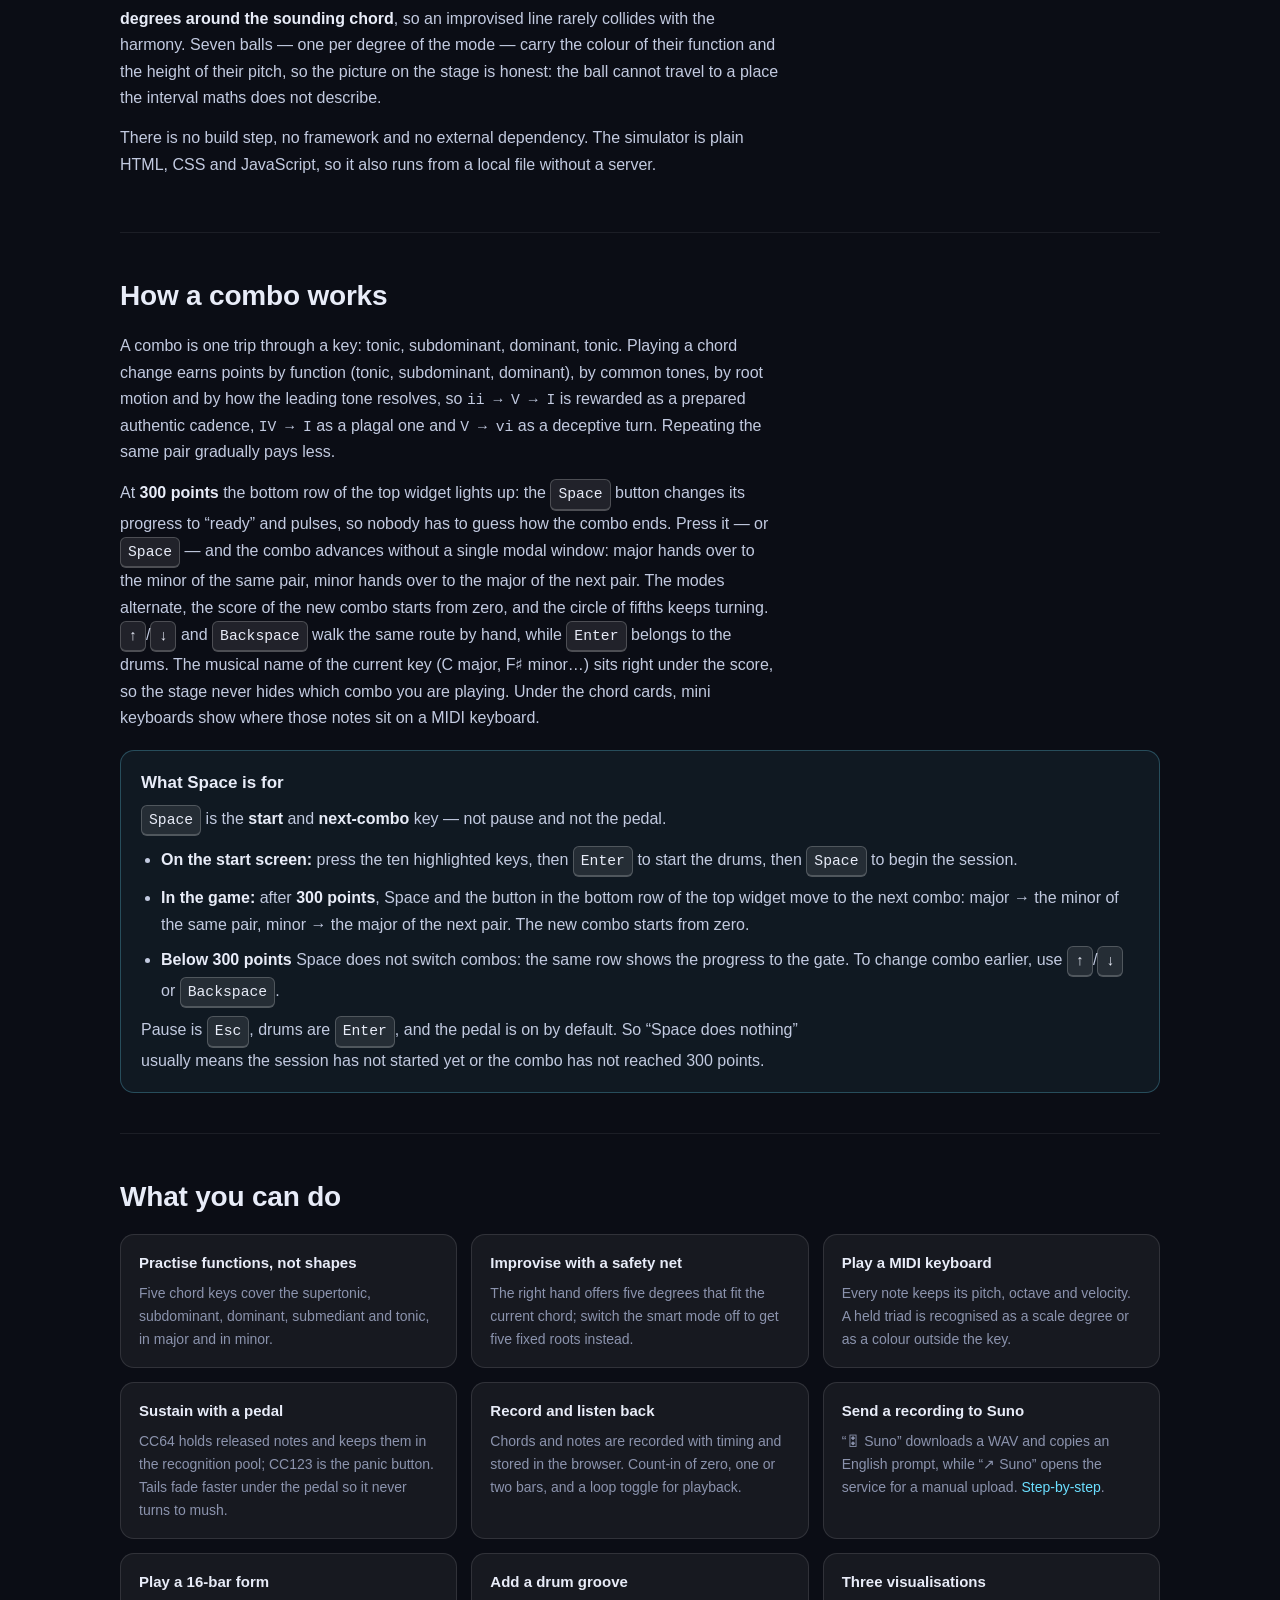
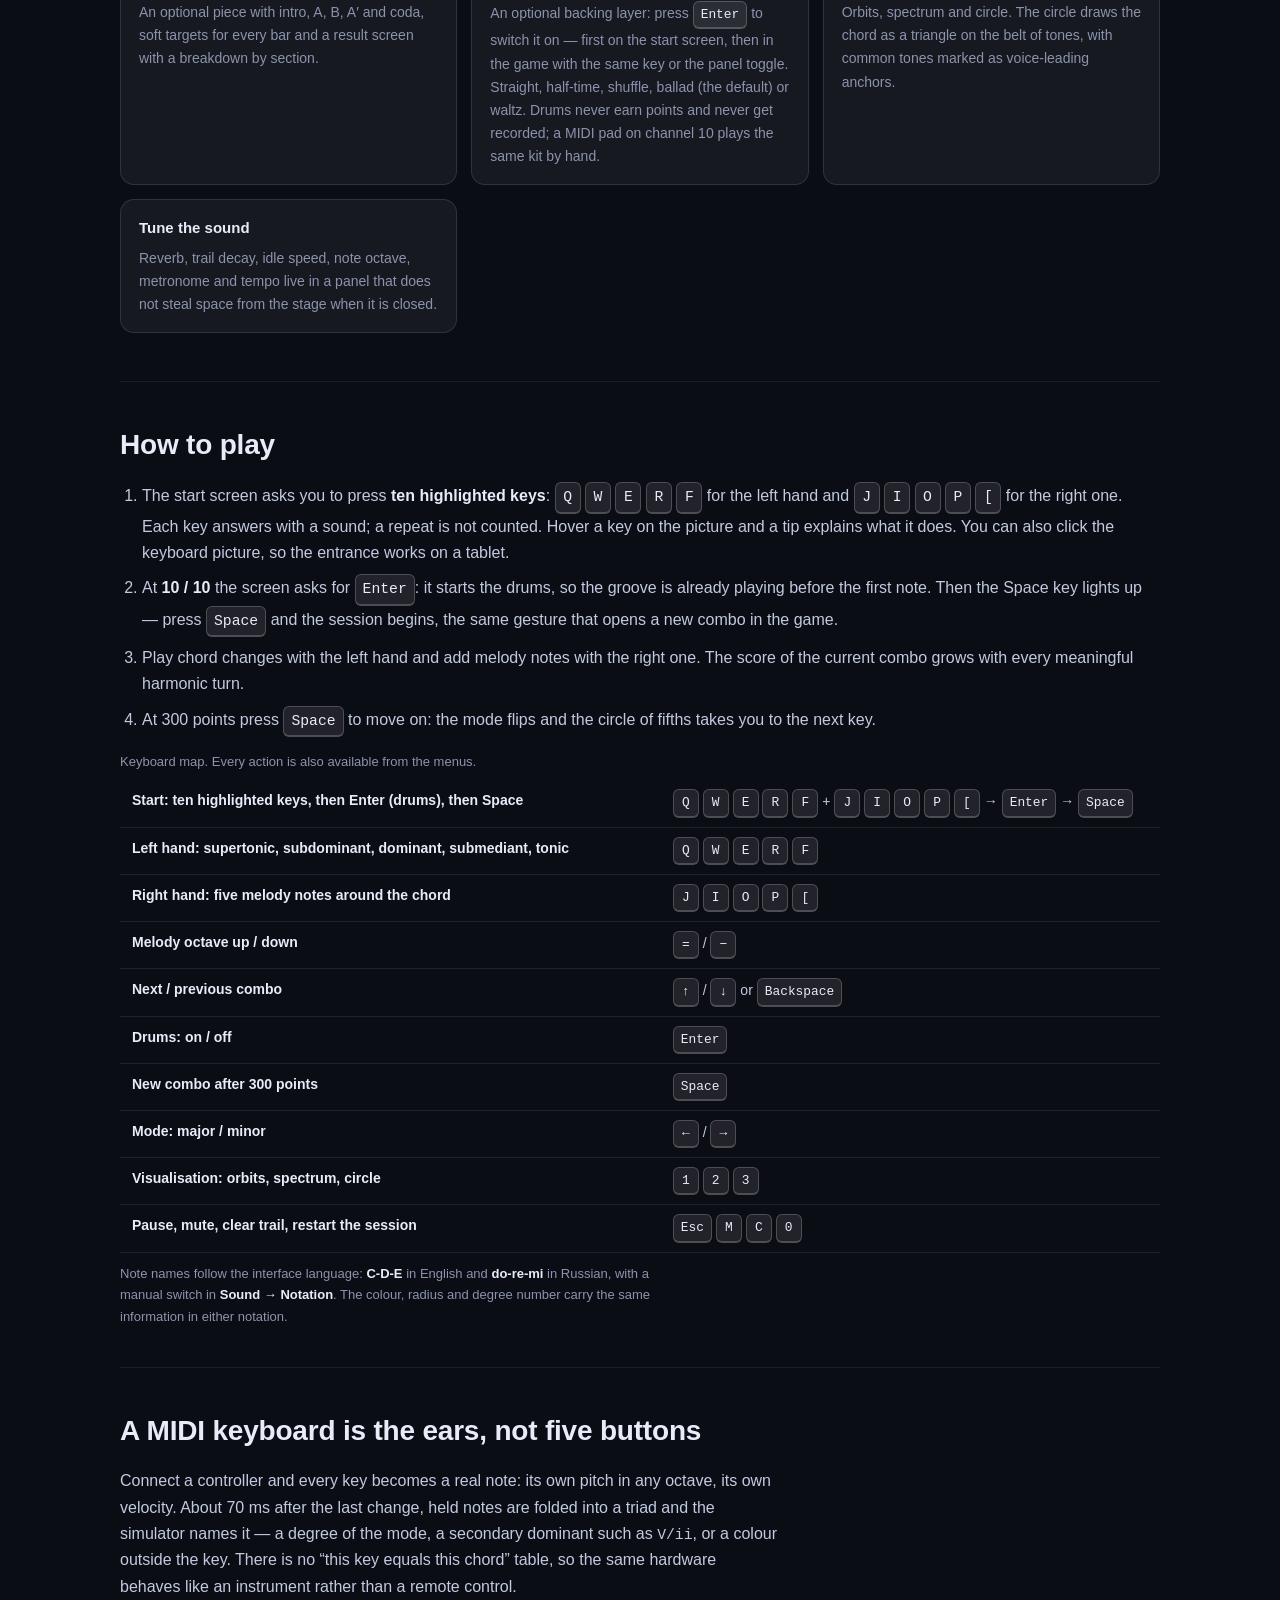
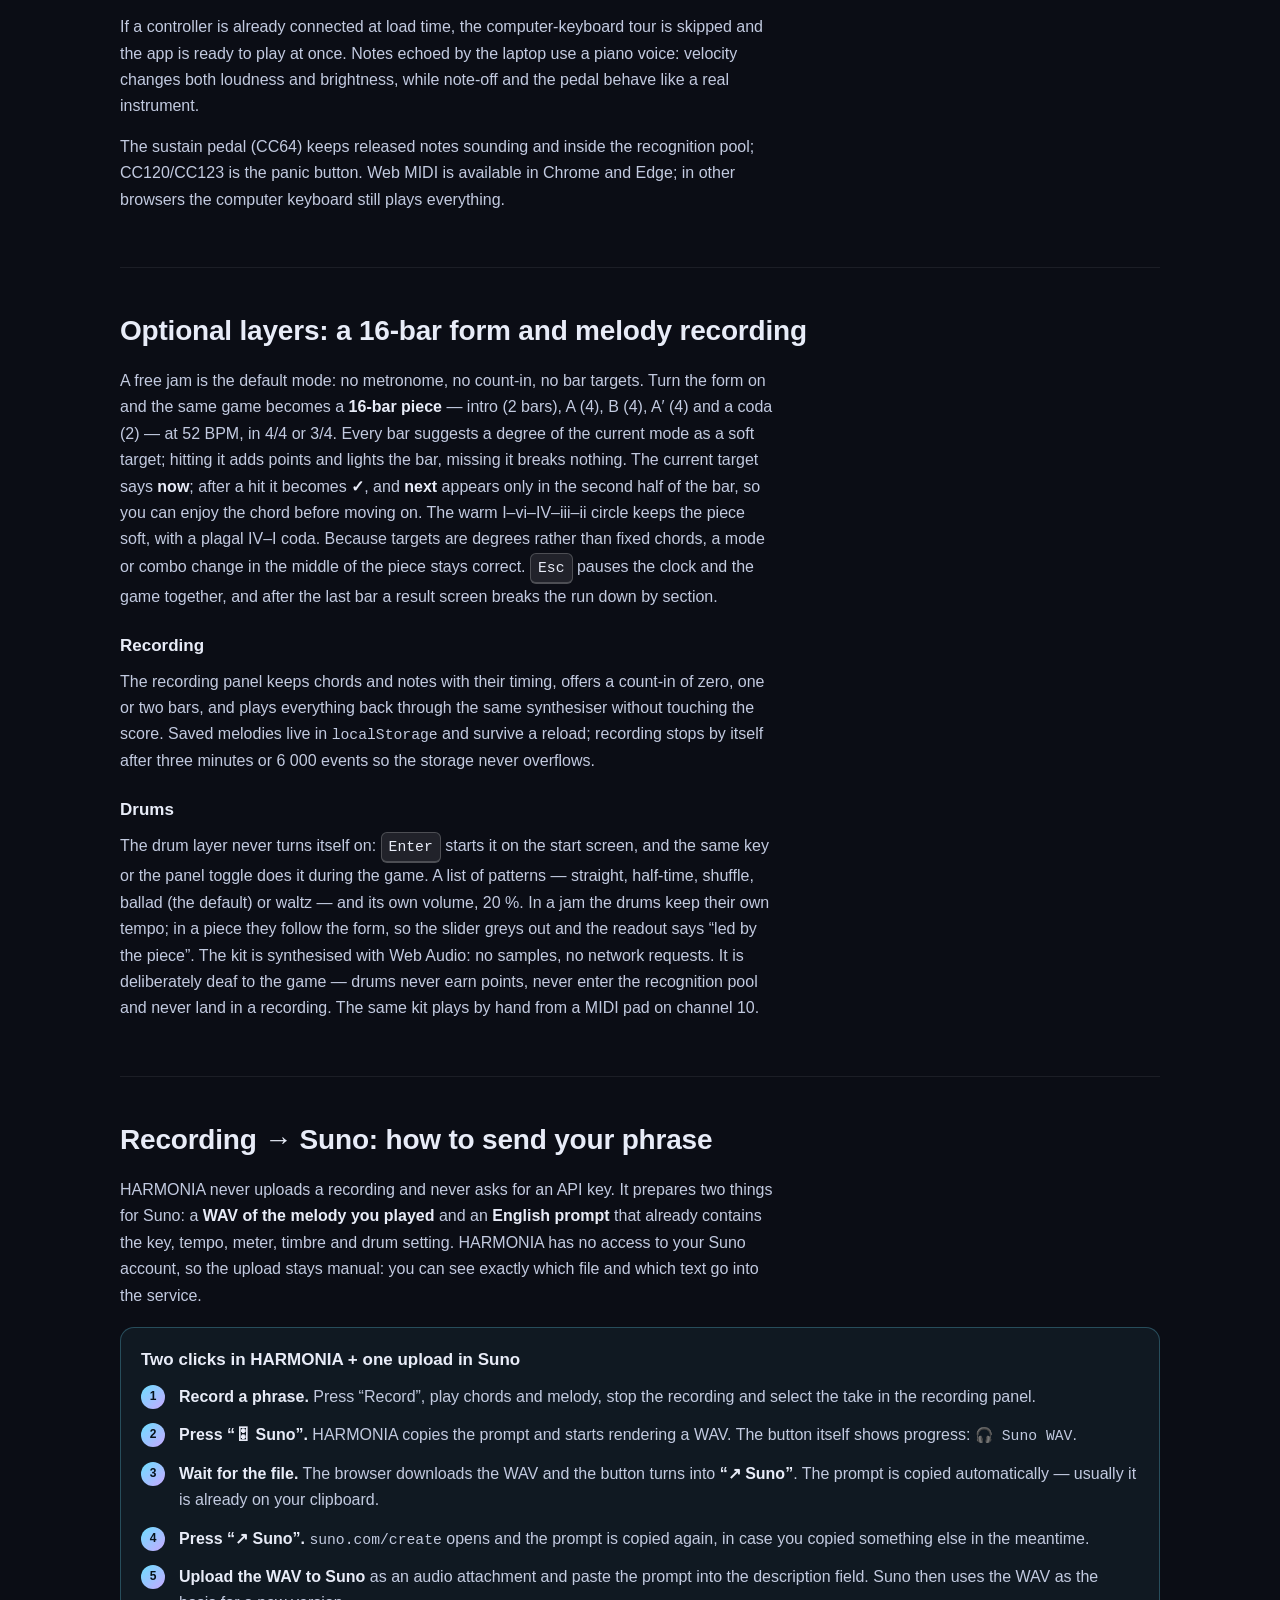
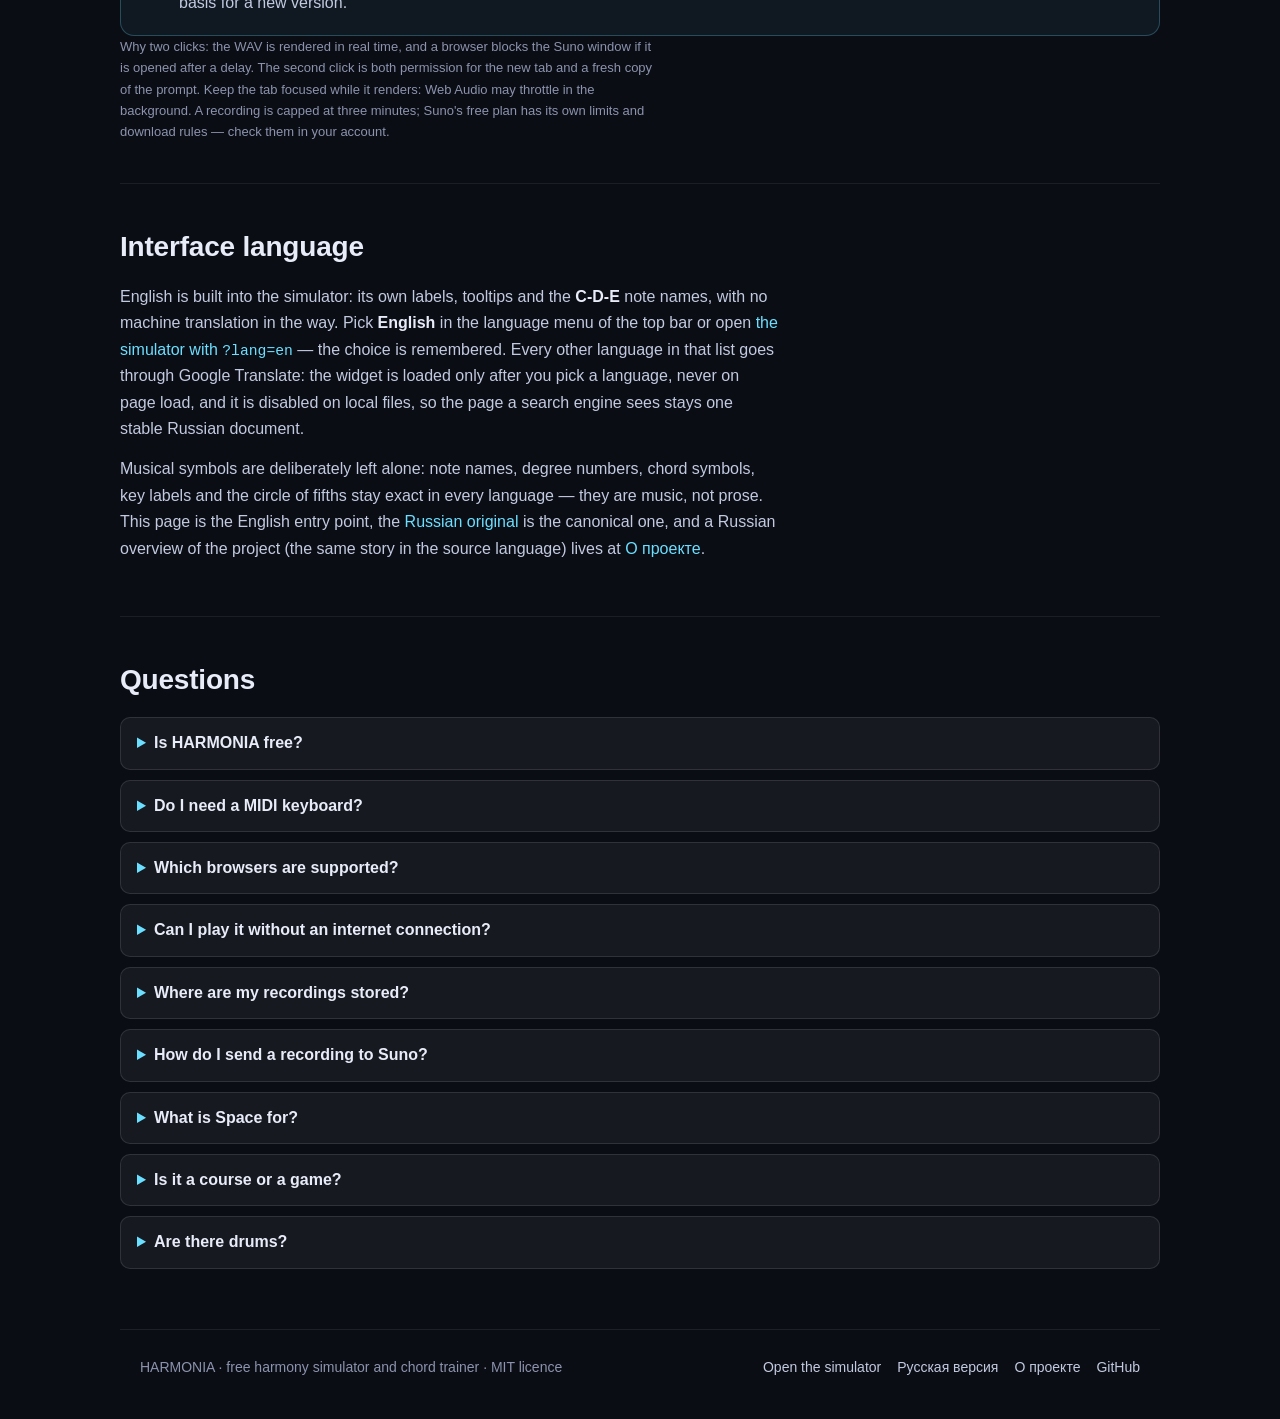
<file: en/index.html>
<!DOCTYPE html>
<html lang="en">
<head>
  <meta charset="UTF-8">
  <meta name="viewport" content="width=device-width, initial-scale=1.0">
  <title>HARMONIA — free online harmony simulator and chord trainer</title>
  <meta name="description" content="Practise harmony in the browser: 24 major and minor combos on the circle of fifths, chord functions, smart melody notes, MIDI, melody recording and a two-click WAV hand-off to Suno. Learn what Space does. Free, no sign-up.">
  <meta name="keywords" content="harmony simulator, chord trainer, circle of fifths trainer, music theory practice, chord progression game, improvisation practice, MIDI chord trainer, online music trainer, record melody, Suno, upload to Suno, Suno prompt, WAV export, Space key">
  <meta name="author" content="godspace">
  <meta name="robots" content="index, follow, max-image-preview:large, max-snippet:-1">
  <meta name="theme-color" content="#0b0d15">
  <meta name="color-scheme" content="dark">

  <link rel="canonical" href="https://godspace.github.io/HARMONIA/en/">
  <link rel="alternate" hreflang="en" href="https://godspace.github.io/HARMONIA/en/">
  <link rel="alternate" hreflang="ru" href="https://godspace.github.io/HARMONIA/">
  <link rel="alternate" hreflang="x-default" href="https://godspace.github.io/HARMONIA/">
  <link rel="icon" type="image/svg+xml" href="../favicon.svg">
  <link rel="sitemap" type="application/xml" title="Sitemap" href="../sitemap.xml">

  <meta property="og:type" content="website">
  <meta property="og:site_name" content="HARMONIA">
  <meta property="og:locale" content="en_US">
  <meta property="og:locale:alternate" content="ru_RU">
  <meta property="og:title" content="HARMONIA — free online harmony simulator and chord trainer">
  <meta property="og:description" content="24 major and minor combos on the circle of fifths, chord functions under the left hand, smart melody notes under the right one, MIDI, melody recording and a two-click WAV hand-off to Suno. Plus what the Space key does.">
  <meta property="og:url" content="https://godspace.github.io/HARMONIA/en/">
  <meta property="og:image" content="https://godspace.github.io/HARMONIA/docs/screenshot-en.png">
  <meta property="og:image:type" content="image/png">
  <meta property="og:image:width" content="1600">
  <meta property="og:image:height" content="1000">
  <meta property="og:image:alt" content="HARMONIA — the simulator stage with seven degree balls, chord pad and settings panel">
  <meta name="twitter:card" content="summary_large_image">
  <meta name="twitter:title" content="HARMONIA — free online harmony simulator and chord trainer">
  <meta name="twitter:description" content="24 major and minor combos on the circle of fifths, chord functions, smart melody notes, MIDI, melody recording and a two-click WAV hand-off to Suno — free, no sign-up.">
  <meta name="twitter:image" content="https://godspace.github.io/HARMONIA/docs/screenshot-en.png">
  <meta name="twitter:image:alt" content="HARMONIA — the simulator stage with seven degree balls, chord pad and settings panel">

  <link rel="stylesheet" href="../css/landing.css">
</head>
<body>

  <header class="site-head">
    <div class="wrap">
      <a class="brand" href="./">HARMONIA</a>
      <nav class="head-nav" aria-label="Site">
        <a class="plain" href="../" hreflang="ru" lang="ru">Русская версия</a>
        <a class="plain" href="#how-to-play">How to play</a>
        <a class="cta small" href="../index.html?lang=en">Open the simulator</a>
      </nav>
    </div>
  </header>

  <main class="wrap">

    <section class="hero" style="border-top: 0;">
      <p class="kicker">Harmony simulator · circle of fifths · free</p>
      <h1><span class="accent">HARMONIA</span> — a harmony simulator you play like an instrument</h1>
      <p class="lead">
        Twenty-four major and minor combos travel the circle of fifths. Your left hand plays
        chord functions, your right hand plays melody notes that always fit, and seven orbiting
        balls show the seven degrees of the mode. Nothing to install: it runs in the browser,
        and a MIDI keyboard is heard as a real instrument.
      </p>
      <p class="cta-row">
        <a class="cta" href="../index.html?lang=en">Open the simulator</a>
        <a class="cta ghost" href="https://github.com/godspace/HARMONIA">Source on GitHub</a>
      </p>
      <p class="note">Free, no sign-up, no installation. Computer keyboard works out of the box.</p>
      <p class="quick-links">
        <a href="#suno">Recording → Suno: how to upload</a>
        <a href="#space">What Space does</a>
      </p>

      <figure class="shot">
        <img src="../docs/screenshot-en.png" width="1600" height="1000"
             alt="HARMONIA simulator stage in English: the 24-combo strip with twelve major and twelve minor keys along the top, seven coloured degree balls around a tonic sun, score and return-to-tonic panels, chord pad and settings panel">
        <figcaption>The stage in English: the 24-combo strip along the top shows where you are in the
          circle — a cell lights up as you enter a combo, turns green once its four-chord cycle is
          played, and the current one blinks. Below are the seven degree balls, the
          return-to-tonic indicator, the chord pad and the settings panel.</figcaption>
      </figure>
    </section>

    <section id="what">
      <h2>What HARMONIA is</h2>
      <p>
        HARMONIA is a free browser-based harmony simulator for anyone who wants to <b>practise
        chord progressions instead of reading about them</b>. The whole game is built around the
        circle of fifths: twenty-four combos — twelve major and twelve minor — walk the circle,
        and each combo has a tonic, a subdominant, a dominant and a tonic again.
      </p>
      <p>
        The left hand plays the harmonic functions. The right hand plays melody notes, and it does
        not simply map five keys to five fixed pitches: the five note keys open a <b>safe window of
        five degrees around the sounding chord</b>, so an improvised line rarely collides with the
        harmony. Seven balls — one per degree of the mode — carry the colour of their function and
        the height of their pitch, so the picture on the stage is honest: the ball cannot travel to
        a place the interval maths does not describe.
      </p>
      <p>
        There is no build step, no framework and no external dependency. The simulator is plain
        HTML, CSS and JavaScript, so it also runs from a local file without a server.
      </p>
    </section>

    <section id="combo">
      <h2>How a combo works</h2>
      <p>
        A combo is one trip through a key: tonic, subdominant, dominant, tonic. Playing a chord
        change earns points by function (tonic, subdominant, dominant), by common tones, by root
        motion and by how the leading tone resolves, so <code>ii → V → I</code> is rewarded as a
        prepared authentic cadence, <code>IV → I</code> as a plagal one and <code>V → vi</code> as
        a deceptive turn. Repeating the same pair gradually pays less.
      </p>
      <p>
        At <b>300 points</b> the bottom row of the top widget lights up: the <kbd>Space</kbd> button
        changes its progress to “ready” and pulses, so nobody has to guess how the combo ends. Press
        it — or <kbd>Space</kbd> — and the combo advances without a single modal window: major hands
        over to the minor of the same pair, minor hands over to the major of the next pair. The modes
        alternate, the score of the new combo starts from zero, and the circle of fifths keeps
        turning. <kbd>↑</kbd>/<kbd>↓</kbd> and <kbd>Backspace</kbd> walk the same route by hand,
        while <kbd>Enter</kbd> belongs to the drums. The musical name of the current key
        (C major, F♯ minor…) sits right under the score, so the stage never hides which combo you are
        playing. Under the chord cards, mini keyboards show where those notes sit on a MIDI keyboard.
      </p>

      <div class="callout" id="space">
        <h3>What Space is for</h3>
        <p><kbd>Space</kbd> is the <b>start</b> and <b>next-combo</b> key — not pause
          and not the pedal.</p>
        <ul>
          <li><b>On the start screen:</b> press the ten highlighted keys, then
            <kbd>Enter</kbd> to start the drums, then <kbd>Space</kbd> to begin the
            session.</li>
          <li><b>In the game:</b> after <b>300 points</b>, Space and the button in the
            bottom row of the top widget move to the next combo: major → the minor of
            the same pair, minor → the major of the next pair. The new combo starts from
            zero.</li>
          <li><b>Below 300 points</b> Space does not switch combos: the same row shows the
            progress to the gate. To change combo earlier, use <kbd>↑</kbd>/<kbd>↓</kbd>
            or <kbd>Backspace</kbd>.</li>
        </ul>
        <p>Pause is <kbd>Esc</kbd>, drums are <kbd>Enter</kbd>, and the pedal is on by
          default. So “Space does nothing” usually means the session has not started yet
          or the combo has not reached 300 points.</p>
      </div>
    </section>

    <section id="features">
      <h2>What you can do</h2>
      <div class="cards">
        <div class="card">
          <h3>Practise functions, not shapes</h3>
          <p>Five chord keys cover the supertonic, subdominant, dominant, submediant and tonic,
            in major and in minor.</p>
        </div>
        <div class="card">
          <h3>Improvise with a safety net</h3>
          <p>The right hand offers five degrees that fit the current chord; switch the smart mode
            off to get five fixed roots instead.</p>
        </div>
        <div class="card">
          <h3>Play a MIDI keyboard</h3>
          <p>Every note keeps its pitch, octave and velocity. A held triad is recognised as a scale
            degree or as a colour outside the key.</p>
        </div>
        <div class="card">
          <h3>Sustain with a pedal</h3>
          <p>CC64 holds released notes and keeps them in the recognition pool; CC123 is the panic
            button. Tails fade faster under the pedal so it never turns to mush.</p>
        </div>
        <div class="card">
          <h3>Record and listen back</h3>
          <p>Chords and notes are recorded with timing and stored in the browser. Count-in of zero,
            one or two bars, and a loop toggle for playback.</p>
        </div>
        <div class="card">
          <h3>Send a recording to Suno</h3>
          <p>“🎛 Suno” downloads a WAV and copies an English prompt, while “↗ Suno” opens the
            service for a manual upload. <a href="#suno">Step-by-step</a>.</p>
        </div>
        <div class="card">
          <h3>Play a 16-bar form</h3>
          <p>An optional piece with intro, A, B, A′ and coda, soft targets for every bar and a
            result screen with a breakdown by section.</p>
        </div>
        <div class="card">
          <h3>Add a drum groove</h3>
          <p>An optional backing layer: press <kbd>Enter</kbd> to switch it on — first on the start
            screen, then in the game with the same key or the panel toggle. Straight, half-time,
            shuffle, ballad (the default) or waltz. Drums never earn points and never get recorded; a
            MIDI pad on channel 10 plays the same kit by hand.</p>
        </div>
        <div class="card">
          <h3>Three visualisations</h3>
          <p>Orbits, spectrum and circle. The circle draws the chord as a triangle on the belt of
            tones, with common tones marked as voice-leading anchors.</p>
        </div>
        <div class="card">
          <h3>Tune the sound</h3>
          <p>Reverb, trail decay, idle speed, note octave, metronome and tempo live in a panel that
            does not steal space from the stage when it is closed.</p>
        </div>
      </div>
    </section>

    <section id="how-to-play">
      <h2>How to play</h2>
      <ol>
        <li>The start screen asks you to press <b>ten highlighted keys</b>: <kbd>Q</kbd> <kbd>W</kbd>
          <kbd>E</kbd> <kbd>R</kbd> <kbd>F</kbd> for the left hand and <kbd>J</kbd> <kbd>I</kbd>
          <kbd>O</kbd> <kbd>P</kbd> <kbd>[</kbd> for the right one. Each key answers with a sound;
          a repeat is not counted. Hover a key on the picture and a tip explains what it does. You
          can also click the keyboard picture, so the entrance works on a tablet.</li>
        <li>At <b>10 / 10</b> the screen asks for <kbd>Enter</kbd>: it starts the drums, so the groove
          is already playing before the first note. Then the Space key lights up — press
          <kbd>Space</kbd> and the session begins, the same gesture that opens a new combo in the
          game.</li>
        <li>Play chord changes with the left hand and add melody notes with the right one. The score
          of the current combo grows with every meaningful harmonic turn.</li>
        <li>At 300 points press <kbd>Space</kbd> to move on: the mode flips and the circle of fifths
          takes you to the next key.</li>
      </ol>

      <div class="table-scroll">
        <table class="keys">
          <caption>Keyboard map. Every action is also available from the menus.</caption>
          <tbody>
            <tr><th>Start: ten highlighted keys, then Enter (drums), then Space</th><td><kbd>Q</kbd> <kbd>W</kbd> <kbd>E</kbd> <kbd>R</kbd> <kbd>F</kbd> + <kbd>J</kbd> <kbd>I</kbd> <kbd>O</kbd> <kbd>P</kbd> <kbd>[</kbd> → <kbd>Enter</kbd> → <kbd>Space</kbd></td></tr>
            <tr><th>Left hand: supertonic, subdominant, dominant, submediant, tonic</th><td><kbd>Q</kbd> <kbd>W</kbd> <kbd>E</kbd> <kbd>R</kbd> <kbd>F</kbd></td></tr>
            <tr><th>Right hand: five melody notes around the chord</th><td><kbd>J</kbd> <kbd>I</kbd> <kbd>O</kbd> <kbd>P</kbd> <kbd>[</kbd></td></tr>
            <tr><th>Melody octave up / down</th><td><kbd>=</kbd> / <kbd>−</kbd></td></tr>
            <tr><th>Next / previous combo</th><td><kbd>↑</kbd> / <kbd>↓</kbd> or <kbd>Backspace</kbd></td></tr>
            <tr><th>Drums: on / off</th><td><kbd>Enter</kbd></td></tr>
            <tr><th>New combo after 300 points</th><td><kbd>Space</kbd></td></tr>
            <tr><th>Mode: major / minor</th><td><kbd>←</kbd> / <kbd>→</kbd></td></tr>
            <tr><th>Visualisation: orbits, spectrum, circle</th><td><kbd>1</kbd> <kbd>2</kbd> <kbd>3</kbd></td></tr>
            <tr><th>Pause, mute, clear trail, restart the session</th><td><kbd>Esc</kbd> <kbd>M</kbd> <kbd>C</kbd> <kbd>0</kbd></td></tr>
          </tbody>
        </table>
      </div>
      <p class="note">Note names follow the interface language: <b>C-D-E</b> in English and
        <b>do-re-mi</b> in Russian, with a manual switch in <b>Sound → Notation</b>. The colour,
        radius and degree number carry the same information in either notation.</p>
    </section>

    <section id="midi">
      <h2>A MIDI keyboard is the ears, not five buttons</h2>
      <p>
        Connect a controller and every key becomes a real note: its own pitch in any octave, its own
        velocity. About 70 ms after the last change, held notes are folded into a triad and the
        simulator names it — a degree of the mode, a secondary dominant such as <code>V/ii</code>,
        or a colour outside the key. There is no “this key equals this chord” table, so the same
        hardware behaves like an instrument rather than a remote control.
      </p>
      <p>
        If a controller is already connected at load time, the computer-keyboard tour is skipped and
        the app is ready to play at once. Notes echoed by the laptop use a piano voice: velocity
        changes both loudness and brightness, while note-off and the pedal behave like a real
        instrument.
      </p>
      <p>
        The sustain pedal (CC64) keeps released notes sounding and inside the recognition pool;
        CC120/CC123 is the panic button. Web MIDI is available in Chrome and Edge; in other browsers
        the computer keyboard still plays everything.
      </p>
    </section>

    <section id="form">
      <h2>Optional layers: a 16-bar form and melody recording</h2>
      <p>
        A free jam is the default mode: no metronome, no count-in, no bar targets. Turn the form on
        and the same game becomes a <b>16-bar piece</b> — intro (2 bars), A (4), B (4), A′ (4) and a
        coda (2) — at 52 BPM, in 4/4 or 3/4. Every bar suggests a degree of the current mode as a
        soft target; hitting it adds points and lights the bar, missing it breaks nothing. The
        current target says <b>now</b>; after a hit it becomes <b>✓</b>, and <b>next</b> appears only
        in the second half of the bar, so you can enjoy the chord before moving on. The warm
        I–vi–IV–iii–ii circle keeps the piece soft, with a plagal IV–I coda. Because targets are
        degrees rather than fixed chords, a mode or combo change in the middle of the piece stays
        correct. <kbd>Esc</kbd> pauses the clock and the game together, and after the last bar a
        result screen breaks the run down by section.
      </p>
      <h3>Recording</h3>
      <p>
        The recording panel keeps chords and notes with their timing, offers a count-in of zero, one
        or two bars, and plays everything back through the same synthesiser without touching the
        score. Saved melodies live in <code>localStorage</code> and survive a reload; recording stops
        by itself after three minutes or 6 000 events so the storage never overflows.
      </p>
      <h3>Drums</h3>
      <p>
        The drum layer never turns itself on: <kbd>Enter</kbd> starts it on the start screen, and the
        same key or the panel toggle does it during the game. A list of patterns — straight,
        half-time, shuffle, ballad (the default) or waltz — and its own volume, 20 %. In a jam the
        drums keep their own tempo; in a piece they follow the form, so the slider greys out and the
        readout says “led by the piece”. The kit is synthesised with Web Audio: no samples, no network
        requests. It is deliberately deaf to the game — drums never earn points, never enter the
        recognition pool and never land in a recording. The same kit plays by hand from a MIDI pad
        on channel 10.
      </p>
    </section>

    <section id="suno">
      <h2>Recording → Suno: how to send your phrase</h2>
      <p>
        HARMONIA never uploads a recording and never asks for an API key. It prepares
        two things for Suno: a <b>WAV of the melody you played</b> and an <b>English
        prompt</b> that already contains the key, tempo, meter, timbre and drum setting.
        HARMONIA has no access to your Suno account, so the upload stays manual: you
        can see exactly which file and which text go into the service.
      </p>
      <div class="callout">
        <h3>Two clicks in HARMONIA + one upload in Suno</h3>
        <ol class="steps">
          <li><b>Record a phrase.</b> Press “Record”, play chords and melody, stop the
            recording and select the take in the recording panel.</li>
          <li><b>Press “🎛 Suno”.</b> HARMONIA copies the prompt and starts rendering a
            WAV. The button itself shows progress: <code>🎧 Suno WAV</code>.</li>
          <li><b>Wait for the file.</b> The browser downloads the WAV and the button turns
            into <b>“↗ Suno”</b>. The prompt is copied automatically — usually it is
            already on your clipboard.</li>
          <li><b>Press “↗ Suno”.</b> <code>suno.com/create</code> opens and the prompt is
            copied again, in case you copied something else in the meantime.</li>
          <li><b>Upload the WAV to Suno</b> as an audio attachment and paste the prompt
            into the description field. Suno then uses the WAV as the basis for a new
            version.</li>
        </ol>
      </div>
      <p class="note">
        Why two clicks: the WAV is rendered in real time, and a browser blocks the Suno
        window if it is opened after a delay. The second click is both permission for the
        new tab and a fresh copy of the prompt. Keep the tab focused while it renders:
        Web Audio may throttle in the background. A recording is capped at three minutes;
        Suno's free plan has its own limits and download rules — check them in your
        account.
      </p>
    </section>

    <section id="languages">
      <h2>Interface language</h2>
      <p>
        English is built into the simulator: its own labels, tooltips and the <b>C-D-E</b> note names,
        with no machine translation in the way. Pick <b>English</b> in the language menu of the top bar
        or open <a href="../index.html?lang=en">the simulator with <code>?lang=en</code></a> — the choice
        is remembered. Every other language in that list goes through Google Translate: the widget is
        loaded only after you pick a language, never on page load, and it is disabled on local files,
        so the page a search engine sees stays one stable Russian document.
      </p>
      <p>
        Musical symbols are deliberately left alone: note names, degree numbers, chord symbols, key
        labels and the circle of fifths stay exact in every language — they are music, not prose. This
        page is the English entry point, the <a href="../">Russian original</a> is the canonical one,
        and a Russian overview of the project (the same story in the source language) lives at
        <a href="../ru/" hreflang="ru" lang="ru">О проекте</a>.
      </p>
    </section>

    <section id="faq" class="faq">
      <h2>Questions</h2>
      <details>
        <summary>Is HARMONIA free?</summary>
        <p>Yes. It is a free browser game with no sign-up, no installation and no paywall. The source
          code is on GitHub under the MIT licence.</p>
      </details>
      <details>
        <summary>Do I need a MIDI keyboard?</summary>
        <p>No. The computer keyboard plays everything: Q W E R F for the left-hand chords and
          J I O P [ for the right-hand notes. A MIDI keyboard is optional, but it is heard as a real
          instrument — every note keeps its own pitch, velocity and octave.</p>
      </details>
      <details>
        <summary>Which browsers are supported?</summary>
        <p>Any modern browser with Canvas 2D and Web Audio: Chrome, Edge, Firefox or Safari. Web MIDI
          input works in Chrome and Edge; without MIDI the computer keyboard still plays the whole
          game.</p>
      </details>
      <details>
        <summary>Can I play it without an internet connection?</summary>
        <p>Yes. The simulator is plain HTML, CSS and JavaScript with no dependencies, so it works from
          a local file on your own computer. Only the optional interface translation needs a network
          connection.</p>
      </details>
      <details>
        <summary>Where are my recordings stored?</summary>
        <p>In your browser. Saved melodies live in localStorage and never leave your device. The only
          outside requests are the optional Google Translate widget and anonymous Yandex Metrika
          visit statistics.</p>
      </details>
      <details>
        <summary>How do I send a recording to Suno?</summary>
        <p>Record a phrase, select it in the recording panel and press “🎛 Suno”. HARMONIA downloads
          a WAV and copies an English prompt. When the render finishes, press “↗ Suno”:
          suno.com/create opens, where you upload the WAV and paste the prompt. HARMONIA does not
          upload the file or need an API key.</p>
      </details>
      <details>
        <summary>What is Space for?</summary>
        <p>Space is the start and next-combo key. On the start screen it begins the session after
          ten keys and Enter (drums). In the game, after 300 points it moves to the next combo;
          below 300 points it does nothing. Pause is Esc, drums are Enter.</p>
      </details>
      <details>
        <summary>Is it a course or a game?</summary>
        <p>Closer to a trainer you can play. There are no lessons to read: the point system rewards
          functional harmony, so the habits that produce cadences are the ones that produce points.</p>
      </details>
      <details>
        <summary>Are there drums?</summary>
        <p>Optional. A synthesised kit plays a groove behind the jam or the piece — straight,
          half-time, shuffle, ballad or waltz — and <kbd>Enter</kbd> switches it on at the start
          screen or during the game. Drums are a backing layer only: they never earn points, never
          enter the recognition and never get recorded. A MIDI pad on channel 10 plays the same kit
          by hand.</p>
      </details>
    </section>

  <footer class="site-foot">
    <div class="wrap">
      <p style="margin: 0;">HARMONIA · free harmony simulator and chord trainer · MIT licence</p>
      <nav aria-label="Footer">
        <a href="../index.html?lang=en">Open the simulator</a>
        <a href="../" hreflang="ru" lang="ru">Русская версия</a>
        <a href="../ru/" hreflang="ru" lang="ru">О проекте</a>
        <a href="https://github.com/godspace/HARMONIA">GitHub</a>
      </nav>
    </div>
  </footer>

  <!-- Разметка для поиска: то же приложение, но англоязычный узел. FAQPage
       повторяет видимые вопросы дословно — иначе Google считает разметку
       несоответствующей странице. isBasedOn указывает на русский оригинал. -->
  <script type="application/ld+json">
  {
    "@context": "https://schema.org",
    "@graph": [
      {
        "@type": "WebApplication",
        "@id": "https://godspace.github.io/HARMONIA/en/#app",
        "name": "HARMONIA",
        "url": "https://godspace.github.io/HARMONIA/en/",
        "description": "Free browser harmony simulator: 24 major and minor combos on the circle of fifths, chord functions, smart melody notes, MIDI keyboard support, melody recording and a two-click WAV hand-off to Suno.",
        "applicationCategory": "MusicApplication",
        "operatingSystem": "Any",
        "browserRequirements": "Requires JavaScript and Web Audio; Web MIDI input needs Chrome or Edge",
        "inLanguage": "en",
        "isAccessibleForFree": true,
        "offers": { "@type": "Offer", "price": "0", "priceCurrency": "USD" },
        "license": "https://opensource.org/licenses/MIT",
        "screenshot": "https://godspace.github.io/HARMONIA/docs/screenshot-en.png",
        "isBasedOn": "https://godspace.github.io/HARMONIA/",
        "sameAs": "https://github.com/godspace/HARMONIA"
      },
      {
        "@type": "FAQPage",
        "@id": "https://godspace.github.io/HARMONIA/en/#faq",
        "inLanguage": "en",
        "mainEntity": [
          {
            "@type": "Question",
            "name": "Is HARMONIA free?",
            "acceptedAnswer": { "@type": "Answer", "text": "Yes. It is a free browser game with no sign-up, no installation and no paywall. The source code is on GitHub under the MIT licence." }
          },
          {
            "@type": "Question",
            "name": "Do I need a MIDI keyboard?",
            "acceptedAnswer": { "@type": "Answer", "text": "No. The computer keyboard plays everything: Q W E R F for the left-hand chords and J I O P [ for the right-hand notes. A MIDI keyboard is optional, but it is heard as a real instrument — every note keeps its own pitch, velocity and octave." }
          },
          {
            "@type": "Question",
            "name": "Which browsers are supported?",
            "acceptedAnswer": { "@type": "Answer", "text": "Any modern browser with Canvas 2D and Web Audio: Chrome, Edge, Firefox or Safari. Web MIDI input works in Chrome and Edge; without MIDI the computer keyboard still plays the whole game." }
          },
          {
            "@type": "Question",
            "name": "Can I play it without an internet connection?",
            "acceptedAnswer": { "@type": "Answer", "text": "Yes. The simulator is plain HTML, CSS and JavaScript with no dependencies, so it works from a local file on your own computer. Only the optional interface translation needs a network connection." }
          },
          {
            "@type": "Question",
            "name": "Where are my recordings stored?",
            "acceptedAnswer": { "@type": "Answer", "text": "In your browser. Saved melodies live in localStorage and never leave your device. The only outside requests are the optional Google Translate widget and anonymous Yandex Metrika visit statistics." }
          },
          {
            "@type": "Question",
            "name": "How do I send a recording to Suno?",
            "acceptedAnswer": { "@type": "Answer", "text": "Record a phrase, select it in the recording panel and press “🎛 Suno”. HARMONIA downloads a WAV and copies an English prompt. When the render finishes, press “↗ Suno”: suno.com/create opens, where you upload the WAV and paste the prompt. HARMONIA does not upload the file or need an API key." }
          },
          {
            "@type": "Question",
            "name": "What is Space for?",
            "acceptedAnswer": { "@type": "Answer", "text": "Space is the start and next-combo key. On the start screen it begins the session after ten keys and Enter (drums). In the game, after 300 points it moves to the next combo; below 300 points it does nothing. Pause is Esc, drums are Enter." }
          },
          {
            "@type": "Question",
            "name": "Is it a course or a game?",
            "acceptedAnswer": { "@type": "Answer", "text": "Closer to a trainer you can play. There are no lessons to read: the point system rewards functional harmony, so the habits that produce cadences are the ones that produce points." }
          },
          {
            "@type": "Question",
            "name": "Are there drums?",
            "acceptedAnswer": { "@type": "Answer", "text": "Optional. A synthesised kit plays a groove behind the jam or the piece — straight, half-time, shuffle, ballad or waltz — and Enter switches it on at the start screen or during the game. Drums are a backing layer only: they never earn points, never enter the recognition and never get recorded. A MIDI pad on channel 10 plays the same kit by hand." }
          }
        ]
      }
    ]
  }
  </script>
</body>
</html>
</file>
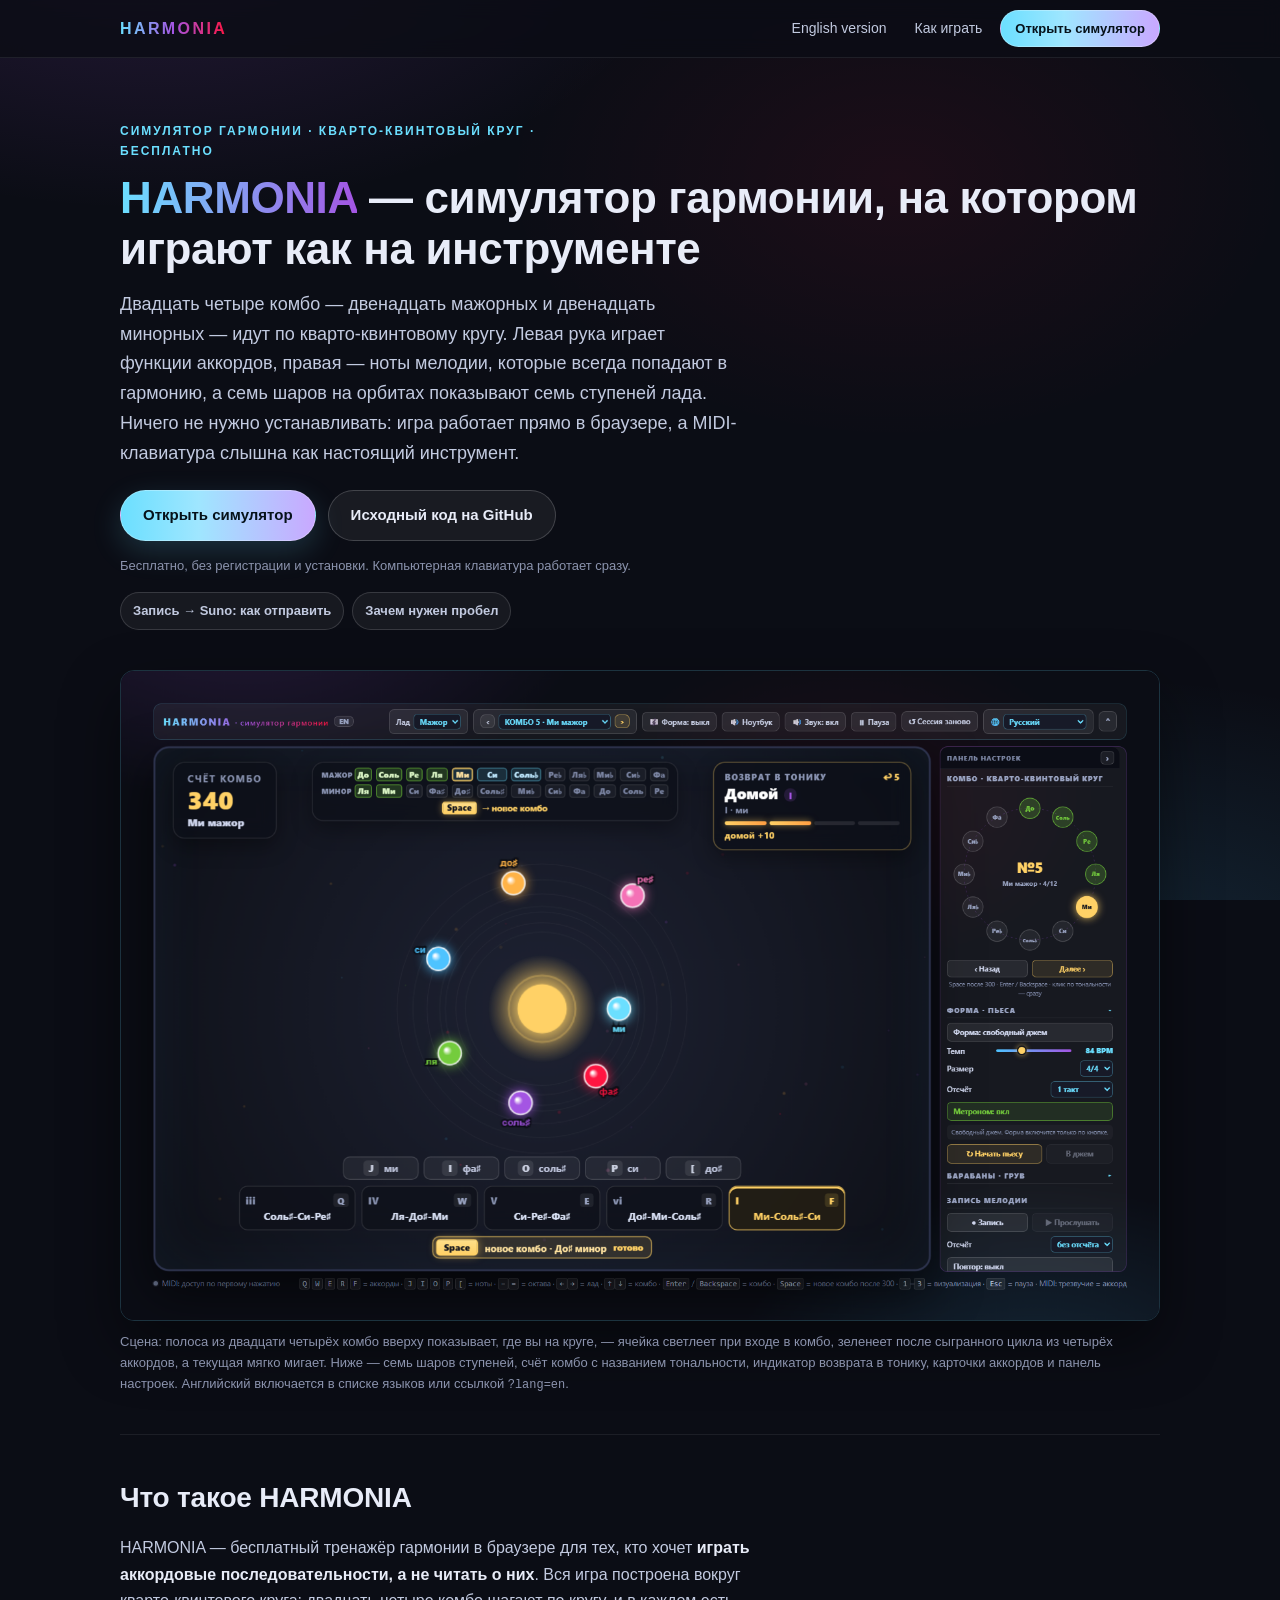
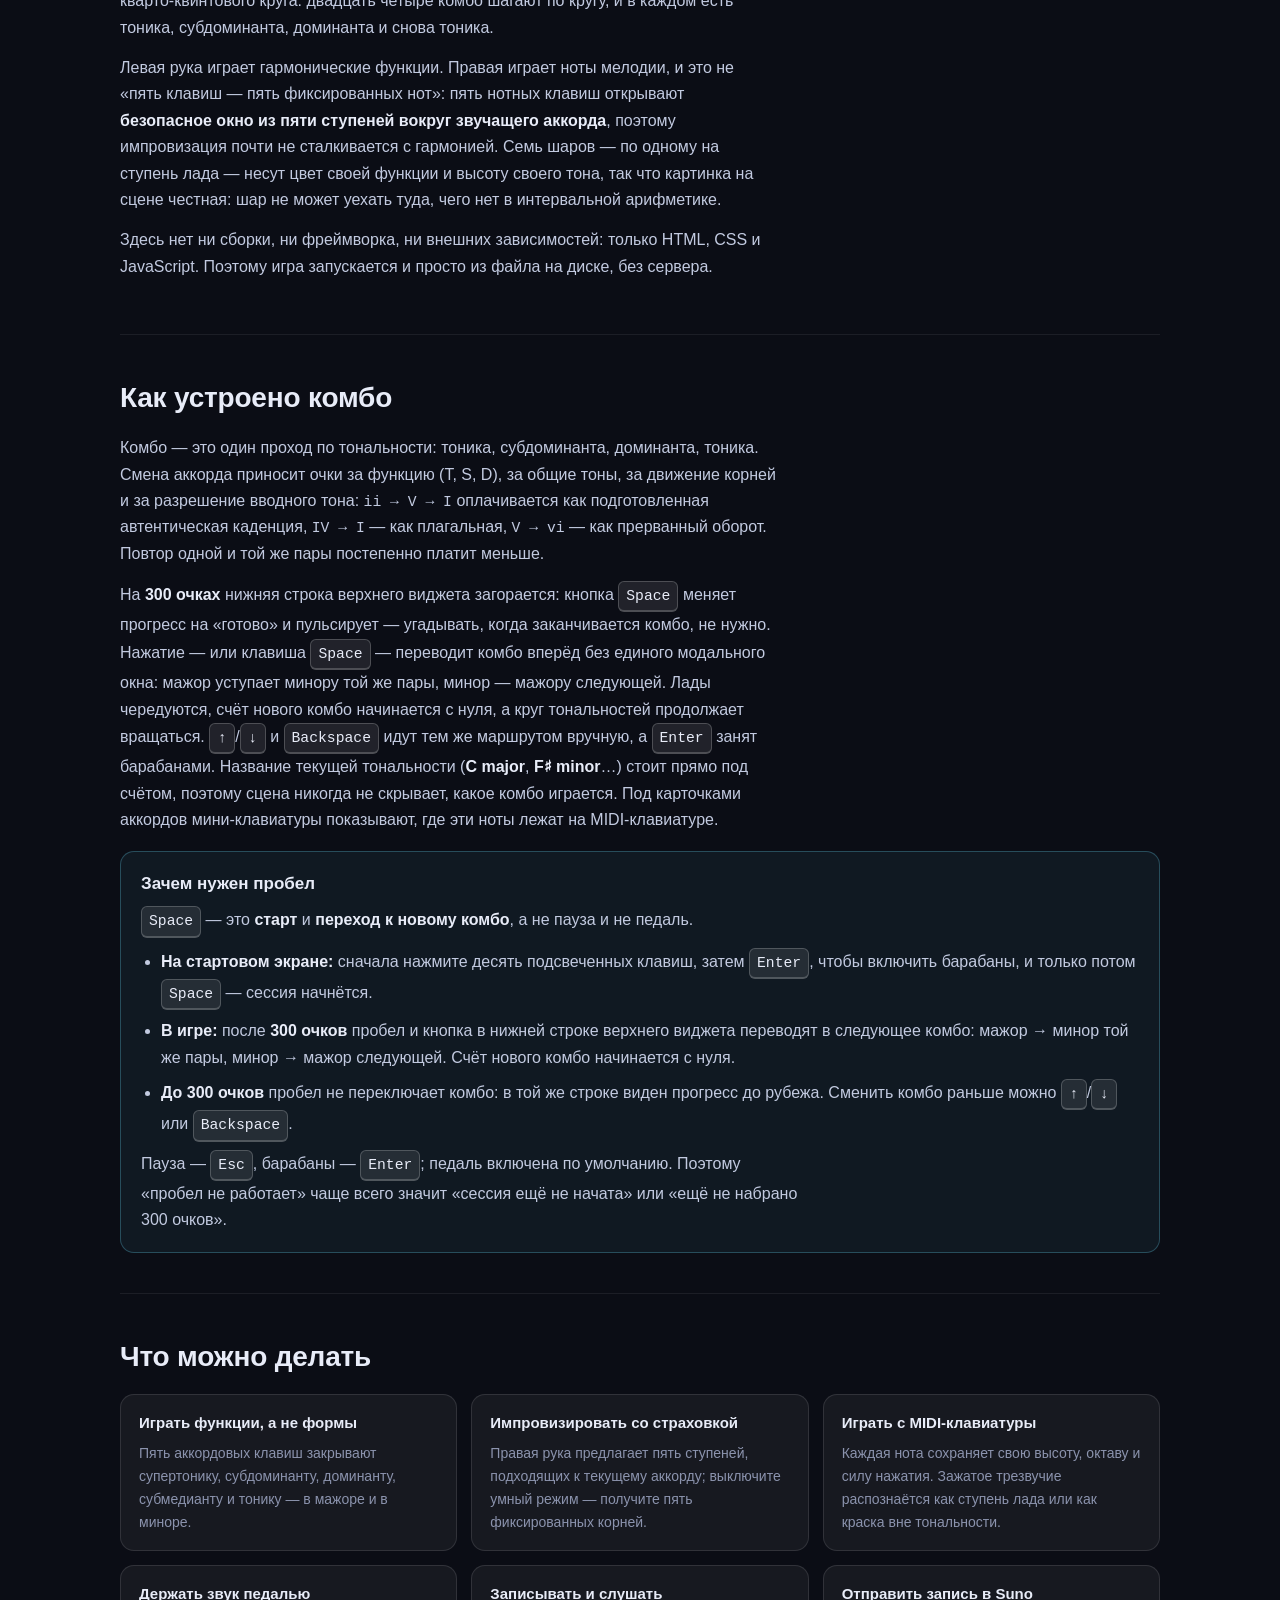
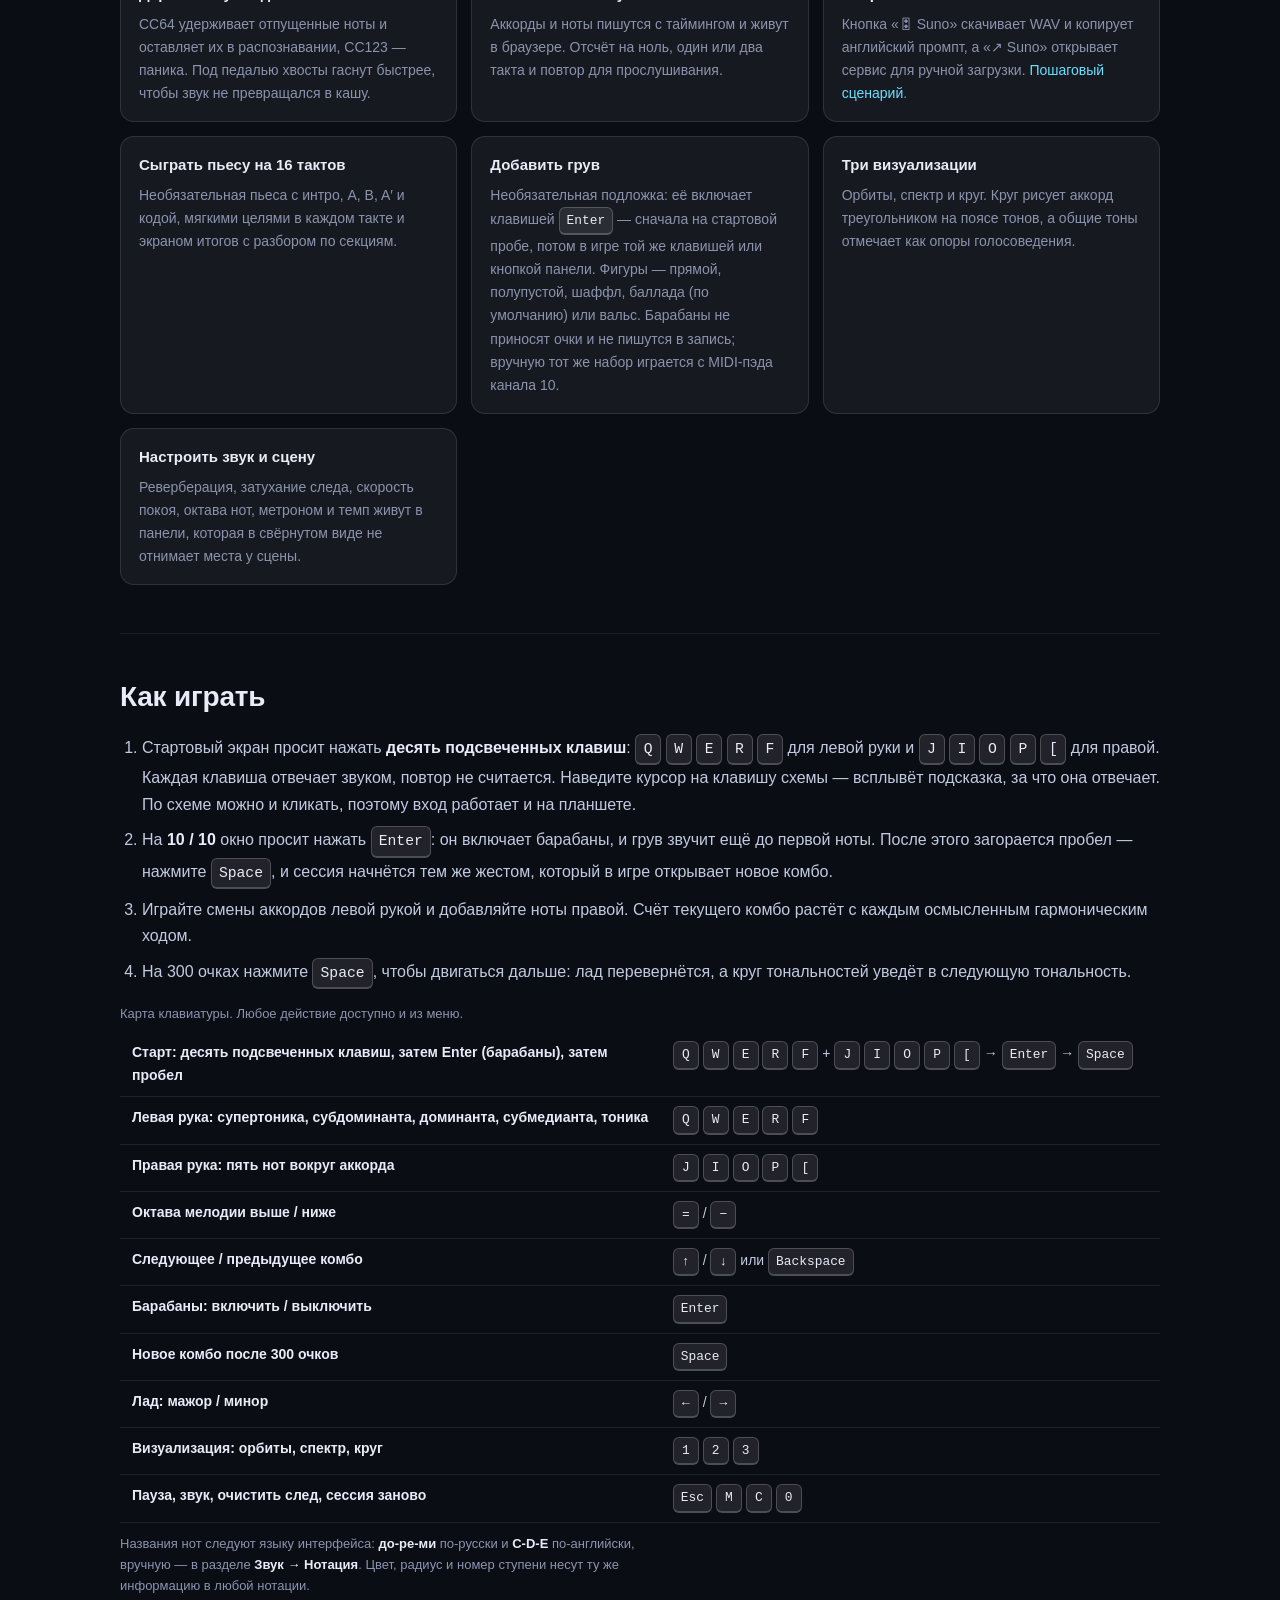
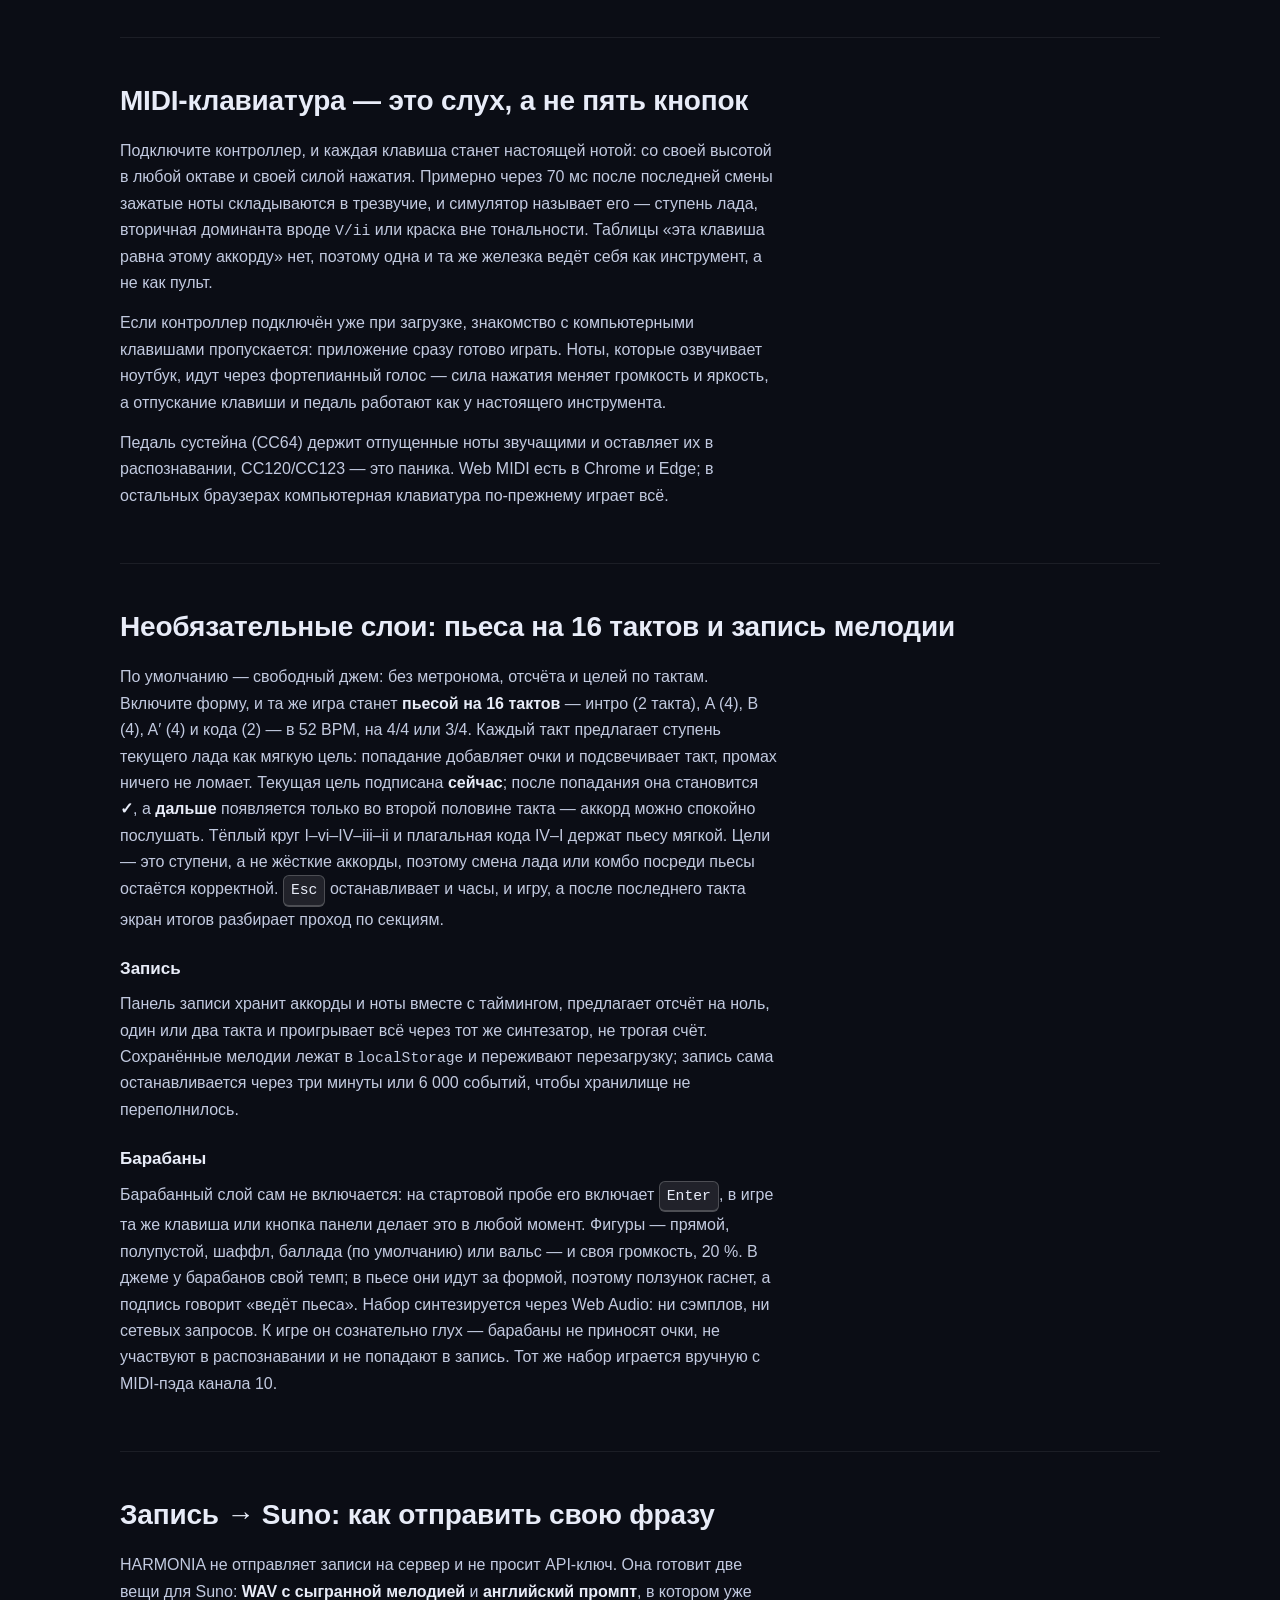
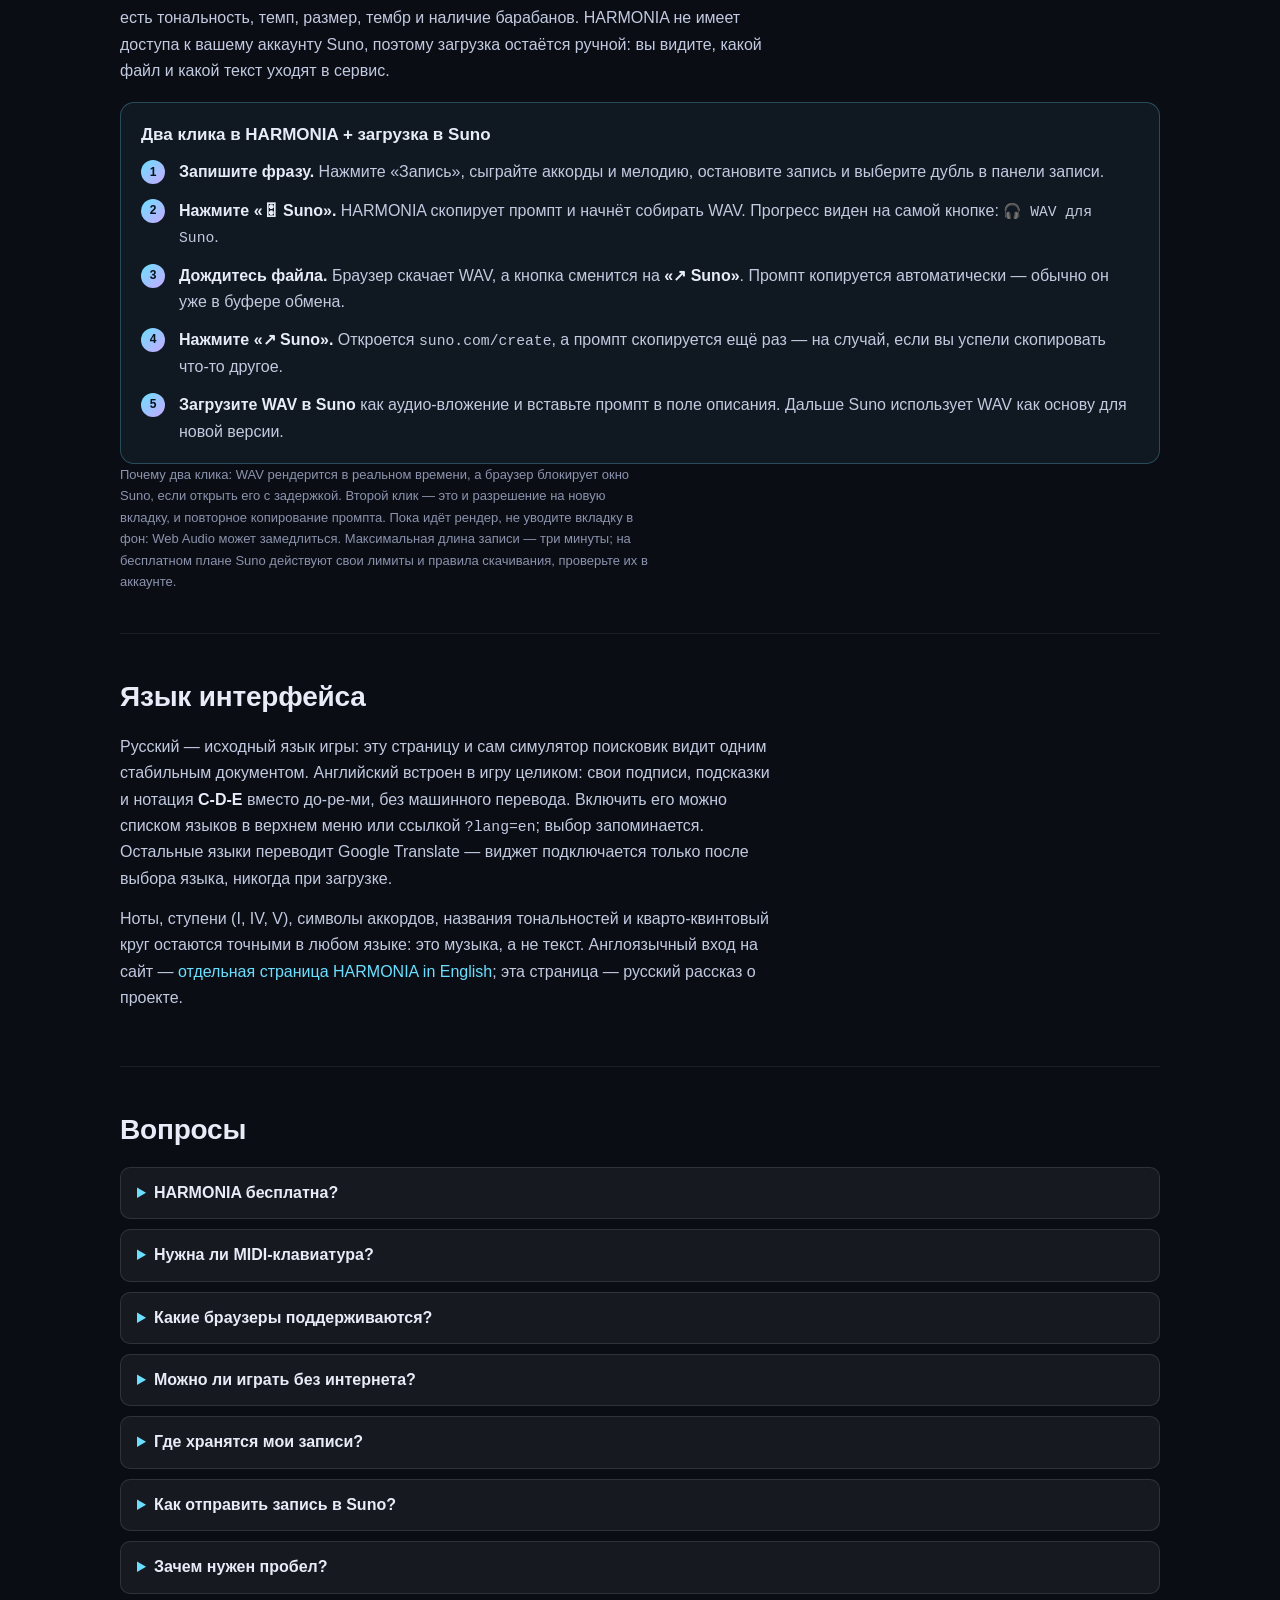
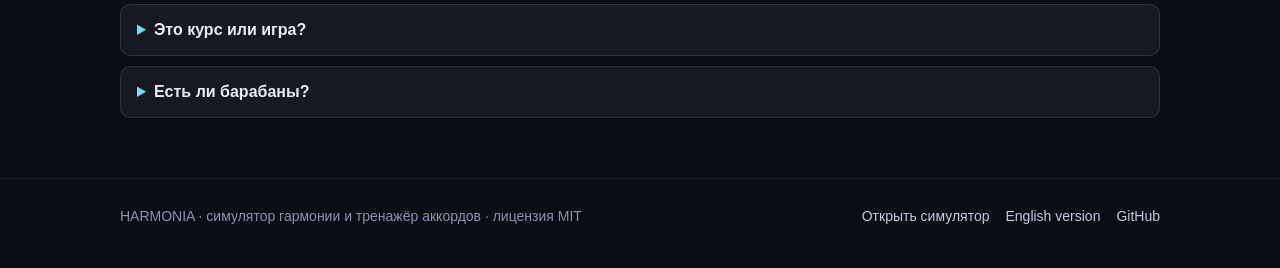
<file: ru/index.html>
<!DOCTYPE html>
<html lang="ru">
<head>
  <meta charset="UTF-8">
  <meta name="viewport" content="width=device-width, initial-scale=1.0">
  <title>HARMONIA: обзор проекта — симулятор гармонии и тренажёр аккордов</title>
  <meta name="description" content="Как устроена HARMONIA: 24 комбо на кварто-квинтовом круге, аккорды левой рукой, умная правая рука, запись мелодии и отправка WAV в Suno. Зачем нужен пробел, горячие клавиши, нотация и ответы на вопросы.">
  <meta name="keywords" content="HARMONIA, симулятор гармонии, тренажёр аккордов, кварто-квинтовый круг, теория музыки, импровизация, MIDI-клавиатура, запись мелодии, Suno, отправить запись в Suno, WAV, пробел, как играть">
  <meta name="author" content="godspace">
  <meta name="robots" content="index, follow, max-image-preview:large, max-snippet:-1">
  <meta name="theme-color" content="#0b0d15">
  <meta name="color-scheme" content="dark">

  <link rel="canonical" href="https://godspace.github.io/HARMONIA/ru/">
  <link rel="icon" type="image/svg+xml" href="../favicon.svg">
  <link rel="sitemap" type="application/xml" title="Sitemap" href="../sitemap.xml">

  <meta property="og:type" content="website">
  <meta property="og:site_name" content="HARMONIA">
  <meta property="og:locale" content="ru_RU">
  <meta property="og:locale:alternate" content="en_US">
  <meta property="og:title" content="HARMONIA: обзор проекта — симулятор гармонии и тренажёр аккордов">
  <meta property="og:description" content="Что такое HARMONIA и как она устроена: 24 комбо на кварто-квинтовом круге, умная правая рука, MIDI, запись мелодии и отправка WAV в Suno. Плюс понятное объяснение пробела.">
  <meta property="og:url" content="https://godspace.github.io/HARMONIA/ru/">
  <meta property="og:image" content="https://godspace.github.io/HARMONIA/docs/screenshot.png">
  <meta property="og:image:type" content="image/png">
  <meta property="og:image:width" content="1600">
  <meta property="og:image:height" content="1000">
  <meta property="og:image:alt" content="HARMONIA — сцена с семью шарами ступеней, аккордами и панелью настроек">
  <meta name="twitter:card" content="summary_large_image">
  <meta name="twitter:title" content="HARMONIA: обзор проекта — симулятор гармонии и тренажёр аккордов">
  <meta name="twitter:description" content="24 комбо на кварто-квинтовом круге, аккорды левой рукой, умная правая рука, MIDI, запись мелодии и отправка WAV в Suno — бесплатно, без регистрации.">
  <meta name="twitter:image" content="https://godspace.github.io/HARMONIA/docs/screenshot.png">
  <meta name="twitter:image:alt" content="HARMONIA — сцена с семью шарами ступеней, аккордами и панелью настроек">

  <link rel="stylesheet" href="../css/landing.css">
</head>
<body>

  <header class="site-head">
    <div class="wrap">
      <a class="brand" href="./">HARMONIA</a>
      <nav class="head-nav" aria-label="Сайт">
        <a class="plain" href="../en/" hreflang="en" lang="en">English version</a>
        <a class="plain" href="#how-to-play">Как играть</a>
        <a class="cta small" href="../index.html">Открыть симулятор</a>
      </nav>
    </div>
  </header>

  <main class="wrap">

    <section class="hero" style="border-top: 0;">
      <p class="kicker">Симулятор гармонии · кварто-квинтовый круг · бесплатно</p>
      <h1><span class="accent">HARMONIA</span> — симулятор гармонии, на котором играют как на инструменте</h1>
      <p class="lead">
        Двадцать четыре комбо — двенадцать мажорных и двенадцать минорных — идут по
        кварто-квинтовому кругу. Левая рука играет функции аккордов, правая — ноты мелодии,
        которые всегда попадают в гармонию, а семь шаров на орбитах показывают семь ступеней
        лада. Ничего не нужно устанавливать: игра работает прямо в браузере, а MIDI-клавиатура
        слышна как настоящий инструмент.
      </p>
      <p class="cta-row">
        <a class="cta" href="../index.html">Открыть симулятор</a>
        <a class="cta ghost" href="https://github.com/godspace/HARMONIA">Исходный код на GitHub</a>
      </p>
      <p class="note">Бесплатно, без регистрации и установки. Компьютерная клавиатура работает сразу.</p>
      <p class="quick-links">
        <a href="#suno">Запись → Suno: как отправить</a>
        <a href="#space">Зачем нужен пробел</a>
      </p>

      <figure class="shot">
        <img src="../docs/screenshot.png" width="1600" height="1000"
             alt="Сцена HARMONIA: полоса из 24 комбо вверху, семь цветных шаров ступеней вокруг солнца-тоники, блоки счёта комбо и возврата в тонику, ниже — карточки аккордов и кварто-квинтовый круг в панели настроек">
        <figcaption>Сцена: полоса из двадцати четырёх комбо вверху показывает, где вы на круге, —
          ячейка светлеет при входе в комбо, зеленеет после сыгранного цикла из четырёх аккордов,
          а текущая мягко мигает. Ниже — семь шаров ступеней, счёт комбо с названием тональности,
          индикатор возврата в тонику, карточки аккордов и панель настроек. Английский
          включается в списке языков или ссылкой <code>?lang=en</code>.</figcaption>
      </figure>
    </section>
    <section id="what">
      <h2>Что такое HARMONIA</h2>
      <p>
        HARMONIA — бесплатный тренажёр гармонии в браузере для тех, кто хочет
        <b>играть аккордовые последовательности, а не читать о них</b>. Вся игра построена вокруг
        кварто-квинтового круга: двадцать четыре комбо шагают по кругу, и в каждом есть тоника,
        субдоминанта, доминанта и снова тоника.
      </p>
      <p>
        Левая рука играет гармонические функции. Правая играет ноты мелодии, и это не «пять
        клавиш — пять фиксированных нот»: пять нотных клавиш открывают <b>безопасное окно из пяти
        ступеней вокруг звучащего аккорда</b>, поэтому импровизация почти не сталкивается с
        гармонией. Семь шаров — по одному на ступень лада — несут цвет своей функции и высоту
        своего тона, так что картинка на сцене честная: шар не может уехать туда, чего нет в
        интервальной арифметике.
      </p>
      <p>
        Здесь нет ни сборки, ни фреймворка, ни внешних зависимостей: только HTML, CSS и
        JavaScript. Поэтому игра запускается и просто из файла на диске, без сервера.
      </p>
    </section>

    <section id="combo">
      <h2>Как устроено комбо</h2>
      <p>
        Комбо — это один проход по тональности: тоника, субдоминанта, доминанта, тоника. Смена
        аккорда приносит очки за функцию (T, S, D), за общие тоны, за движение корней и за
        разрешение вводного тона: <code>ii → V → I</code> оплачивается как подготовленная
        автентическая каденция, <code>IV → I</code> — как плагальная, <code>V → vi</code> — как
        прерванный оборот. Повтор одной и той же пары постепенно платит меньше.
      </p>
      <p>
        На <b>300 очках</b> нижняя строка верхнего виджета загорается: кнопка <kbd>Space</kbd> меняет
        прогресс на «готово» и пульсирует — угадывать, когда заканчивается комбо, не нужно. Нажатие
        — или клавиша <kbd>Space</kbd> — переводит комбо вперёд без единого модального окна: мажор
        уступает минору той же пары, минор — мажору следующей. Лады чередуются, счёт нового комбо
        начинается с нуля, а круг тональностей продолжает вращаться. <kbd>↑</kbd>/<kbd>↓</kbd> и
        <kbd>Backspace</kbd> идут тем же маршрутом вручную, а <kbd>Enter</kbd> занят барабанами.
        Название текущей тональности (<b>C major</b>, <b>F♯ minor</b>…) стоит прямо под счётом,
        поэтому сцена никогда не скрывает, какое комбо играется. Под карточками аккордов
        мини-клавиатуры показывают, где эти ноты лежат на MIDI-клавиатуре.
      </p>

      <div class="callout" id="space">
        <h3>Зачем нужен пробел</h3>
        <p><kbd>Space</kbd> — это <b>старт</b> и <b>переход к новому комбо</b>, а не
          пауза и не педаль.</p>
        <ul>
          <li><b>На стартовом экране:</b> сначала нажмите десять подсвеченных клавиш,
            затем <kbd>Enter</kbd>, чтобы включить барабаны, и только потом
            <kbd>Space</kbd> — сессия начнётся.</li>
          <li><b>В игре:</b> после <b>300 очков</b> пробел и кнопка в нижней строке
            верхнего виджета переводят в следующее комбо: мажор → минор той же пары,
            минор → мажор следующей. Счёт нового комбо начинается с нуля.</li>
          <li><b>До 300 очков</b> пробел не переключает комбо: в той же строке виден
            прогресс до рубежа. Сменить комбо раньше можно
            <kbd>↑</kbd>/<kbd>↓</kbd> или <kbd>Backspace</kbd>.</li>
        </ul>
        <p>Пауза — <kbd>Esc</kbd>, барабаны — <kbd>Enter</kbd>; педаль включена по
          умолчанию. Поэтому «пробел не работает» чаще всего значит «сессия ещё не
          начата» или «ещё не набрано 300 очков».</p>
      </div>
    </section>
    <section id="features">
      <h2>Что можно делать</h2>
      <div class="cards">
        <div class="card">
          <h3>Играть функции, а не формы</h3>
          <p>Пять аккордовых клавиш закрывают супертонику, субдоминанту, доминанту, субмедианту
            и тонику — в мажоре и в миноре.</p>
        </div>
        <div class="card">
          <h3>Импровизировать со страховкой</h3>
          <p>Правая рука предлагает пять ступеней, подходящих к текущему аккорду; выключите умный
            режим — получите пять фиксированных корней.</p>
        </div>
        <div class="card">
          <h3>Играть с MIDI-клавиатуры</h3>
          <p>Каждая нота сохраняет свою высоту, октаву и силу нажатия. Зажатое трезвучие
            распознаётся как ступень лада или как краска вне тональности.</p>
        </div>
        <div class="card">
          <h3>Держать звук педалью</h3>
          <p>CC64 удерживает отпущенные ноты и оставляет их в распознавании, CC123 — паника.
            Под педалью хвосты гаснут быстрее, чтобы звук не превращался в кашу.</p>
        </div>
        <div class="card">
          <h3>Записывать и слушать</h3>
          <p>Аккорды и ноты пишутся с таймингом и живут в браузере. Отсчёт на ноль, один или два
            такта и повтор для прослушивания.</p>
        </div>
        <div class="card">
          <h3>Отправить запись в Suno</h3>
          <p>Кнопка «🎛 Suno» скачивает WAV и копирует английский промпт, а «↗ Suno» открывает
            сервис для ручной загрузки. <a href="#suno">Пошаговый сценарий</a>.</p>
        </div>
        <div class="card">
          <h3>Сыграть пьесу на 16 тактов</h3>
          <p>Необязательная пьеса с интро, A, B, A′ и кодой, мягкими целями в каждом такте и
            экраном итогов с разбором по секциям.</p>
        </div>
        <div class="card">
          <h3>Добавить грув</h3>
          <p>Необязательная подложка: её включает клавишей <kbd>Enter</kbd> — сначала на стартовой
            пробе, потом в игре той же клавишей или кнопкой панели. Фигуры — прямой, полупустой,
            шаффл, баллада (по умолчанию) или вальс. Барабаны не приносят очки и не пишутся в
            запись; вручную тот же набор играется с MIDI-пэда канала 10.</p>
        </div>
        <div class="card">
          <h3>Три визуализации</h3>
          <p>Орбиты, спектр и круг. Круг рисует аккорд треугольником на поясе тонов, а общие тоны
            отмечает как опоры голосоведения.</p>
        </div>
        <div class="card">
          <h3>Настроить звук и сцену</h3>
          <p>Реверберация, затухание следа, скорость покоя, октава нот, метроном и темп живут в
            панели, которая в свёрнутом виде не отнимает места у сцены.</p>
        </div>
      </div>
    </section>

    <section id="how-to-play">
      <h2>Как играть</h2>
      <ol>
        <li>Стартовый экран просит нажать <b>десять подсвеченных клавиш</b>: <kbd>Q</kbd> <kbd>W</kbd>
          <kbd>E</kbd> <kbd>R</kbd> <kbd>F</kbd> для левой руки и <kbd>J</kbd> <kbd>I</kbd>
          <kbd>O</kbd> <kbd>P</kbd> <kbd>[</kbd> для правой. Каждая клавиша отвечает звуком,
          повтор не считается. Наведите курсор на клавишу схемы — всплывёт подсказка, за что она
          отвечает. По схеме можно и кликать, поэтому вход работает и на планшете.</li>
        <li>На <b>10 / 10</b> окно просит нажать <kbd>Enter</kbd>: он включает барабаны, и грув
          звучит ещё до первой ноты. После этого загорается пробел — нажмите <kbd>Space</kbd>, и
          сессия начнётся тем же жестом, который в игре открывает новое комбо.</li>
        <li>Играйте смены аккордов левой рукой и добавляйте ноты правой. Счёт текущего комбо растёт
          с каждым осмысленным гармоническим ходом.</li>
        <li>На 300 очках нажмите <kbd>Space</kbd>, чтобы двигаться дальше: лад перевернётся, а круг
          тональностей уведёт в следующую тональность.</li>
      </ol>

      <div class="table-scroll">
        <table class="keys">
          <caption>Карта клавиатуры. Любое действие доступно и из меню.</caption>
          <tbody>
            <tr><th>Старт: десять подсвеченных клавиш, затем Enter (барабаны), затем пробел</th><td><kbd>Q</kbd> <kbd>W</kbd> <kbd>E</kbd> <kbd>R</kbd> <kbd>F</kbd> + <kbd>J</kbd> <kbd>I</kbd> <kbd>O</kbd> <kbd>P</kbd> <kbd>[</kbd> → <kbd>Enter</kbd> → <kbd>Space</kbd></td></tr>
            <tr><th>Левая рука: супертоника, субдоминанта, доминанта, субмедианта, тоника</th><td><kbd>Q</kbd> <kbd>W</kbd> <kbd>E</kbd> <kbd>R</kbd> <kbd>F</kbd></td></tr>
            <tr><th>Правая рука: пять нот вокруг аккорда</th><td><kbd>J</kbd> <kbd>I</kbd> <kbd>O</kbd> <kbd>P</kbd> <kbd>[</kbd></td></tr>
            <tr><th>Октава мелодии выше / ниже</th><td><kbd>=</kbd> / <kbd>−</kbd></td></tr>
            <tr><th>Следующее / предыдущее комбо</th><td><kbd>↑</kbd> / <kbd>↓</kbd> или <kbd>Backspace</kbd></td></tr>
            <tr><th>Барабаны: включить / выключить</th><td><kbd>Enter</kbd></td></tr>
            <tr><th>Новое комбо после 300 очков</th><td><kbd>Space</kbd></td></tr>
            <tr><th>Лад: мажор / минор</th><td><kbd>←</kbd> / <kbd>→</kbd></td></tr>
            <tr><th>Визуализация: орбиты, спектр, круг</th><td><kbd>1</kbd> <kbd>2</kbd> <kbd>3</kbd></td></tr>
            <tr><th>Пауза, звук, очистить след, сессия заново</th><td><kbd>Esc</kbd> <kbd>M</kbd> <kbd>C</kbd> <kbd>0</kbd></td></tr>
          </tbody>
        </table>
      </div>
      <p class="note">Названия нот следуют языку интерфейса: <b>до-ре-ми</b> по-русски и
        <b>C-D-E</b> по-английски, вручную — в разделе <b>Звук → Нотация</b>. Цвет, радиус и номер
        ступени несут ту же информацию в любой нотации.</p>
    </section>
    <section id="midi">
      <h2>MIDI-клавиатура — это слух, а не пять кнопок</h2>
      <p>
        Подключите контроллер, и каждая клавиша станет настоящей нотой: со своей высотой в любой
        октаве и своей силой нажатия. Примерно через 70 мс после последней смены зажатые ноты
        складываются в трезвучие, и симулятор называет его — ступень лада, вторичная доминанта
        вроде <code>V/ii</code> или краска вне тональности. Таблицы «эта клавиша равна этому
        аккорду» нет, поэтому одна и та же железка ведёт себя как инструмент, а не как пульт.
      </p>
      <p>
        Если контроллер подключён уже при загрузке, знакомство с компьютерными клавишами
        пропускается: приложение сразу готово играть. Ноты, которые озвучивает ноутбук, идут через
        фортепианный голос — сила нажатия меняет громкость и яркость, а отпускание клавиши и педаль
        работают как у настоящего инструмента.
      </p>
      <p>
        Педаль сустейна (CC64) держит отпущенные ноты звучащими и оставляет их в распознавании,
        CC120/CC123 — это паника. Web MIDI есть в Chrome и Edge; в остальных браузерах компьютерная
        клавиатура по-прежнему играет всё.
      </p>
    </section>

    <section id="form">
      <h2>Необязательные слои: пьеса на 16 тактов и запись мелодии</h2>
      <p>
        По умолчанию — свободный джем: без метронома, отсчёта и целей по тактам. Включите форму, и
        та же игра станет <b>пьесой на 16 тактов</b> — интро (2 такта), A (4), B (4), A′ (4) и кода
        (2) — в 52 BPM, на 4/4 или 3/4. Каждый такт предлагает ступень текущего лада как мягкую
        цель: попадание добавляет очки и подсвечивает такт, промах ничего не ломает. Текущая цель
        подписана <b>сейчас</b>; после попадания она становится <b>✓</b>, а <b>дальше</b> появляется
        только во второй половине такта — аккорд можно спокойно послушать. Тёплый круг
        I–vi–IV–iii–ii и плагальная кода IV–I держат пьесу мягкой. Цели — это ступени, а не жёсткие
        аккорды, поэтому смена лада или комбо посреди пьесы остаётся корректной. <kbd>Esc</kbd>
        останавливает и часы, и игру, а после последнего такта экран итогов разбирает проход по
        секциям.
      </p>
      <h3>Запись</h3>
      <p>
        Панель записи хранит аккорды и ноты вместе с таймингом, предлагает отсчёт на ноль, один или
        два такта и проигрывает всё через тот же синтезатор, не трогая счёт. Сохранённые мелодии
        лежат в <code>localStorage</code> и переживают перезагрузку; запись сама останавливается
        через три минуты или 6 000 событий, чтобы хранилище не переполнилось.
      </p>
      <h3>Барабаны</h3>
      <p>
        Барабанный слой сам не включается: на стартовой пробе его включает <kbd>Enter</kbd>, в игре
        та же клавиша или кнопка панели делает это в любой момент. Фигуры — прямой, полупустой,
        шаффл, баллада (по умолчанию) или вальс — и своя громкость, 20 %. В джеме у барабанов свой
        темп; в пьесе они идут за формой, поэтому ползунок гаснет, а подпись говорит «ведёт пьеса».
        Набор синтезируется через Web Audio: ни сэмплов, ни сетевых запросов. К игре он сознательно
        глух — барабаны не приносят очки, не участвуют в распознавании и не попадают в запись. Тот
        же набор играется вручную с MIDI-пэда канала 10.
      </p>
    </section>

    <section id="suno">
      <h2>Запись → Suno: как отправить свою фразу</h2>
      <p>
        HARMONIA не отправляет записи на сервер и не просит API-ключ. Она готовит
        две вещи для Suno: <b>WAV с сыгранной мелодией</b> и <b>английский промпт</b>,
        в котором уже есть тональность, темп, размер, тембр и наличие барабанов.
        HARMONIA не имеет доступа к вашему аккаунту Suno, поэтому загрузка остаётся
        ручной: вы видите, какой файл и какой текст уходят в сервис.
      </p>
      <div class="callout">
        <h3>Два клика в HARMONIA + загрузка в Suno</h3>
        <ol class="steps">
          <li><b>Запишите фразу.</b> Нажмите «Запись», сыграйте аккорды и мелодию,
            остановите запись и выберите дубль в панели записи.</li>
          <li><b>Нажмите «🎛 Suno».</b> HARMONIA скопирует промпт и начнёт собирать
            WAV. Прогресс виден на самой кнопке: <code>🎧 WAV для Suno</code>.</li>
          <li><b>Дождитесь файла.</b> Браузер скачает WAV, а кнопка сменится на
            <b>«↗ Suno»</b>. Промпт копируется автоматически — обычно он уже в буфере
            обмена.</li>
          <li><b>Нажмите «↗ Suno».</b> Откроется <code>suno.com/create</code>, а промпт
            скопируется ещё раз — на случай, если вы успели скопировать что-то другое.</li>
          <li><b>Загрузите WAV в Suno</b> как аудио-вложение и вставьте промпт в поле
            описания. Дальше Suno использует WAV как основу для новой версии.</li>
        </ol>
      </div>
      <p class="note">
        Почему два клика: WAV рендерится в реальном времени, а браузер блокирует
        окно Suno, если открыть его с задержкой. Второй клик — это и разрешение на
        новую вкладку, и повторное копирование промпта. Пока идёт рендер, не уводите
        вкладку в фон: Web Audio может замедлиться. Максимальная длина записи — три
        минуты; на бесплатном плане Suno действуют свои лимиты и правила скачивания,
        проверьте их в аккаунте.
      </p>
    </section>

    <section id="languages">
      <h2>Язык интерфейса</h2>
      <p>
        Русский — исходный язык игры: эту страницу и сам симулятор поисковик видит одним стабильным
        документом. Английский встроен в игру целиком: свои подписи, подсказки и нотация
        <b>C-D-E</b> вместо до-ре-ми, без машинного перевода. Включить его можно списком языков в
        верхнем меню или ссылкой <code>?lang=en</code>; выбор запоминается. Остальные языки
        переводит Google Translate — виджет подключается только после выбора языка, никогда при
        загрузке.
      </p>
      <p>
        Ноты, ступени (I, IV, V), символы аккордов, названия тональностей и кварто-квинтовый круг
        остаются точными в любом языке: это музыка, а не текст. Англоязычный вход на сайт —
        <a href="../en/" hreflang="en">отдельная страница <span lang="en">HARMONIA in English</span></a>;
        эта страница — русский рассказ о проекте.
      </p>
    </section>

    <section id="faq" class="faq">
      <h2>Вопросы</h2>
      <details>
        <summary>HARMONIA бесплатна?</summary>
        <p>Да. Это бесплатная браузерная игра без регистрации, установки и платного доступа.
          Исходный код лежит на GitHub под лицензией MIT.</p>
      </details>
      <details>
        <summary>Нужна ли MIDI-клавиатура?</summary>
        <p>Нет. Компьютерная клавиатура играет всё: Q W E R F — аккорды левой руки, J I O P [ —
          ноты правой. MIDI-клавиатура не обязательна, но она слышна как настоящий инструмент:
          каждая нота сохраняет высоту, силу нажатия и октаву.</p>
      </details>
      <details>
        <summary>Какие браузеры поддерживаются?</summary>
        <p>Любой современный браузер с Canvas 2D и Web Audio: Chrome, Edge, Firefox или Safari.
          Ввод с Web MIDI работает в Chrome и Edge; без MIDI компьютерная клавиатура играет всю
          игру.</p>
      </details>
      <details>
        <summary>Можно ли играть без интернета?</summary>
        <p>Да. Симулятор — это чистые HTML, CSS и JavaScript без зависимостей, поэтому он работает
          из файла на вашем компьютере. Сеть нужна только необязательному машинному переводу.</p>
      </details>
      <details>
        <summary>Где хранятся мои записи?</summary>
        <p>В вашем браузере. Сохранённые мелодии живут в localStorage и не покидают устройство.
          Наружу уходят только необязательный виджет Google Translate и анонимная статистика
          Яндекс.Метрики.</p>
      </details>
      <details>
        <summary>Как отправить запись в Suno?</summary>
        <p>Запишите фразу, выберите её в панели записи и нажмите «🎛 Suno». HARMONIA скачает WAV
          и скопирует английский промпт. Дождитесь окончания рендера и нажмите «↗ Suno»:
          откроется suno.com/create, где останется загрузить WAV и вставить промпт. HARMONIA не
          отправляет файл на сервер и не требует API-ключа.</p>
      </details>
      <details>
        <summary>Зачем нужен пробел?</summary>
        <p>Пробел — это старт и переход к новому комбо. На стартовом экране он начинает сессию
          после десяти клавиш и Enter (барабаны). В игре после 300 очков он переводит в следующее
          комбо; до 300 очков пробел ничего не делает. Пауза — Esc, барабаны — Enter.</p>
      </details>
      <details>
        <summary>Это курс или игра?</summary>
        <p>Скорее тренажёр, в который играют. Читать уроки не нужно: очки начисляются за
          функциональную гармонию, поэтому привычки, из которых складываются каденции, и приносят
          очки.</p>
      </details>
      <details>
        <summary>Есть ли барабаны?</summary>
        <p>Необязательно. Синтезированный набор играет грув под джем или пьесу — прямой,
          полупустой, шаффл, баллада или вальс, и включается клавишей <kbd>Enter</kbd> на стартовой
          пробе или в игре. Барабаны — только подложка: они не приносят очки, не участвуют в
          распознавании и не пишутся в запись. Тот же набор играется вручную с MIDI-пэда канала 10.</p>
      </details>
    </section>
  </main>

  <footer class="site-foot">
    <div class="wrap">
      <p style="margin: 0;">HARMONIA · симулятор гармонии и тренажёр аккордов · лицензия MIT</p>
      <nav aria-label="Подвал">
        <a href="../index.html">Открыть симулятор</a>
        <a href="../en/" hreflang="en" lang="en">English version</a>
        <a href="https://github.com/godspace/HARMONIA">GitHub</a>
      </nav>
    </div>
  </footer>

  <!-- Разметка для поиска: страница о том же приложении, но по-русски.
       FAQPage повторяет видимые вопросы дословно — иначе Google считает
       разметку несоответствующей странице. isBasedOn указывает на сам симулятор. -->
  <script type="application/ld+json">
  {
    "@context": "https://schema.org",
    "@graph": [
      {
        "@type": "WebApplication",
        "@id": "https://godspace.github.io/HARMONIA/ru/#app",
        "name": "HARMONIA",
        "url": "https://godspace.github.io/HARMONIA/ru/",
        "description": "Бесплатный браузерный симулятор гармонии: 24 комбо на кварто-квинтовом круге, аккорды левой рукой, умная правая рука, MIDI-клавиатура, запись мелодии и отправка WAV в Suno.",
        "applicationCategory": "MusicApplication",
        "operatingSystem": "Any",
        "browserRequirements": "Нужны JavaScript и Web Audio; ввод с Web MIDI — в Chrome и Edge",
        "inLanguage": "ru",
        "isAccessibleForFree": true,
        "offers": { "@type": "Offer", "price": "0", "priceCurrency": "RUB" },
        "license": "https://opensource.org/licenses/MIT",
        "screenshot": "https://godspace.github.io/HARMONIA/docs/screenshot.png",
        "isBasedOn": "https://godspace.github.io/HARMONIA/",
        "sameAs": "https://github.com/godspace/HARMONIA"
      },
      {
        "@type": "FAQPage",
        "@id": "https://godspace.github.io/HARMONIA/ru/#faq",
        "inLanguage": "ru",
        "mainEntity": [
          {
            "@type": "Question",
            "name": "HARMONIA бесплатна?",
            "acceptedAnswer": { "@type": "Answer", "text": "Да. Это бесплатная браузерная игра без регистрации, установки и платного доступа. Исходный код лежит на GitHub под лицензией MIT." }
          },
          {
            "@type": "Question",
            "name": "Нужна ли MIDI-клавиатура?",
            "acceptedAnswer": { "@type": "Answer", "text": "Нет. Компьютерная клавиатура играет всё: Q W E R F — аккорды левой руки, J I O P [ — ноты правой. MIDI-клавиатура не обязательна, но она слышна как настоящий инструмент: каждая нота сохраняет высоту, силу нажатия и октаву." }
          },
          {
            "@type": "Question",
            "name": "Какие браузеры поддерживаются?",
            "acceptedAnswer": { "@type": "Answer", "text": "Любой современный браузер с Canvas 2D и Web Audio: Chrome, Edge, Firefox или Safari. Ввод с Web MIDI работает в Chrome и Edge; без MIDI компьютерная клавиатура играет всю игру." }
          },
          {
            "@type": "Question",
            "name": "Можно ли играть без интернета?",
            "acceptedAnswer": { "@type": "Answer", "text": "Да. Симулятор — это чистые HTML, CSS и JavaScript без зависимостей, поэтому он работает из файла на вашем компьютере. Сеть нужна только необязательному машинному переводу." }
          },
          {
            "@type": "Question",
            "name": "Где хранятся мои записи?",
            "acceptedAnswer": { "@type": "Answer", "text": "В вашем браузере. Сохранённые мелодии живут в localStorage и не покидают устройство. Наружу уходят только необязательный виджет Google Translate и анонимная статистика Яндекс.Метрики." }
          },
          {
            "@type": "Question",
            "name": "Как отправить запись в Suno?",
            "acceptedAnswer": { "@type": "Answer", "text": "Запишите фразу, выберите её в панели записи и нажмите «🎛 Suno». HARMONIA скачает WAV и скопирует английский промпт. Дождитесь окончания рендера и нажмите «↗ Suno»: откроется suno.com/create, где останется загрузить WAV и вставить промпт. HARMONIA не отправляет файл на сервер и не требует API-ключа." }
          },
          {
            "@type": "Question",
            "name": "Зачем нужен пробел?",
            "acceptedAnswer": { "@type": "Answer", "text": "Пробел — это старт и переход к новому комбо. На стартовом экране он начинает сессию после десяти клавиш и Enter (барабаны). В игре после 300 очков он переводит в следующее комбо; до 300 очков пробел ничего не делает. Пауза — Esc, барабаны — Enter." }
          },
          {
            "@type": "Question",
            "name": "Это курс или игра?",
            "acceptedAnswer": { "@type": "Answer", "text": "Скорее тренажёр, в который играют. Читать уроки не нужно: очки начисляются за функциональную гармонию, поэтому привычки, из которых складываются каденции, и приносят очки." }
          },
          {
            "@type": "Question",
            "name": "Есть ли барабаны?",
            "acceptedAnswer": { "@type": "Answer", "text": "Необязательно. Синтезированный набор играет грув под джем или пьесу — прямой, полупустой, шаффл, баллада или вальс, и включается клавишей Enter на стартовой пробе или в игре. Барабаны — только подложка: они не приносят очки, не участвуют в распознавании и не пишутся в запись. Тот же набор играется вручную с MIDI-пэда канала 10." }
          }
        ]
      }
    ]
  }
  </script>
</body>
</html>
</file>
<file: css/base.css>
/* HARMONIA · base — сброс, фон, топбар, кнопки-переключатели */

* {
  box-sizing: border-box;
  user-select: none;
  -webkit-user-select: none;
  -webkit-tap-highlight-color: transparent;
}
html, body { margin: 0; padding: 0; height: 100%; }
body {
  background-color: #0b0d15;
  background-image:
    radial-gradient(900px 500px at 12% -10%, rgba(164, 85, 227, 0.16), transparent 60%),
    radial-gradient(800px 520px at 88% 110%, rgba(78, 195, 255, 0.14), transparent 60%),
    radial-gradient(600px 400px at 70% 20%, rgba(255, 21, 65, 0.07), transparent 65%);
  color: #ffffff;
  font-family: -apple-system, BlinkMacSystemFont, "Segoe UI", Roboto, sans-serif;
  display: flex;
  flex-direction: column;
  align-items: center;
  justify-content: center;
  gap: 10px;
  overflow: hidden;
}
::-webkit-scrollbar { width: 9px; height: 9px; }
::-webkit-scrollbar-track { background: rgba(255, 255, 255, 0.05); border-radius: 5px; }
::-webkit-scrollbar-thumb { background: linear-gradient(180deg, #4ec3ff, #a455e3); border-radius: 5px; border: 2px solid #0b0d15; }
::-webkit-scrollbar-thumb:hover { background: linear-gradient(180deg, #6bdfff, #c07cf0); }
* { scrollbar-width: thin; scrollbar-color: #a455e3 rgba(255, 255, 255, 0.05); }

#topbar {
  width: min(1520px, calc(100vw - 20px));
  display: flex; align-items: center; justify-content: space-between;
  gap: 10px; flex-wrap: wrap; padding: 8px 14px;
  background: rgba(255, 255, 255, 0.05);
  border: 1px solid rgba(107, 223, 255, 0.18);
  border-radius: 12px; backdrop-filter: blur(8px);
}
.brand {
  font-size: 15px; font-weight: 800; letter-spacing: 2px;
  background: linear-gradient(90deg, #6bdfff, #a455e3, #ff1541);
  -webkit-background-clip: text; background-clip: text; -webkit-text-fill-color: transparent;
  white-space: nowrap;
}
.brand span { font-size: 12px; letter-spacing: 1px; font-weight: 600; }
/* Название и ссылка EN живут в одной группе: полоса должна оставаться
   одной строкой, пока хватает ширины (см. разметку в index.html). */
.brand-group { display: flex; align-items: center; gap: 8px; }
.top-controls { display: flex; align-items: center; gap: 8px; flex-wrap: wrap; }
.ctl {
  font-family: inherit; font-size: 12px; font-weight: 600; color: #d0d7ee;
  background: rgba(255, 255, 255, 0.07);
  border: 1px solid rgba(255, 255, 255, 0.16);
  border-radius: 8px; padding: 6px 10px;
  display: inline-flex; align-items: center; gap: 6px;
}
.ctl select {
  font-family: inherit; font-size: 12px; font-weight: 700; color: #6bdfff;
  background: #171a28; border: 1px solid rgba(107, 223, 255, 0.35);
  border-radius: 6px; padding: 2px 4px; cursor: pointer; outline: none; max-width: 190px;
}
button.ctl { cursor: pointer; transition: transform 0.12s, border-color 0.12s, background 0.12s; }
button.ctl:hover { transform: translateY(-1px); border-color: rgba(107, 223, 255, 0.55); background: rgba(107, 223, 255, 0.12); }
button.ctl:active { transform: translateY(0) scale(0.97); }
.ctl-icon { padding: 6px 9px; font-weight: 800; color: #9aa4c2; }
/* Ссылка на англоязычную версию (en/index.html) наследует вид .ctl, но это <a>. */
a.ctl { text-decoration: none; cursor: pointer; }
a.ctl:hover {
  text-decoration: none;
  border-color: rgba(107, 223, 255, 0.55);
  background: rgba(107, 223, 255, 0.12);
}
/* Ссылка EN стоит в одной строке с названием, а не в ряду кнопок: высоту ей
   задаёт строка бренда, поэтому отступы меньше, чем у остальных .ctl.
   Иначе полоса вырастает на 10 px и съедает место у сцены. */
.brand-group #enLink { padding: 2px 7px; font-size: 11px; line-height: 1; }
/* ===== Язык интерфейса (js/translate.js) =====
   Виджет Google Translate переводит текст прямо в DOM, своей панели у него
   нет: список языков — обычный .ctl select в верхнем меню. */
.lang-ctl { gap: 4px; }
#langSel { min-width: 108px; }
/* Сам виджет живёт вне кадра: он нужен только как поставщик .goog-te-combo. */
#google_translate_element {
  position: absolute; left: -9999px; top: 0;
  width: 1px; height: 1px; overflow: hidden;
}
/* Google добавляет баннер-iframe и поднимает body на 40px — в полноэкранной
   сцене это ломает вёрстку, поэтому гасим и то и другое. */
.goog-te-banner-frame,
.skiptranslate iframe,
#goog-gt-tt,
.goog-te-balloon-frame,
.goog-tooltip { display: none !important; }
body { top: 0 !important; }
/* ===== Выдвижные панели =====
   Верхнее меню и панель настроек — ящики: закрытая панель не занимает место,
   на её краю остаётся таб, который её возвращает. Сцену под новую ширину и
   высоту пересчитывает fitStage() (js/render.js). */
#topbar.closed { display: none; }
#topbarTab {
  display: none; align-items: center; gap: 4px;
  font-family: inherit; font-size: 11px; font-weight: 800; letter-spacing: 0.4px;
  color: #9aa4c2; background: rgba(255, 255, 255, 0.05);
  border: 1px solid rgba(107, 223, 255, 0.24); border-radius: 10px;
  padding: 3px 12px 4px; cursor: pointer;
  transition: color 0.12s, border-color 0.12s, background 0.12s, transform 0.12s;
}
#topbarTab.show { display: inline-flex; animation: drawerTabIn 0.22s ease-out; }
#topbarTab:hover {
  color: #d0d7ee; border-color: rgba(107, 223, 255, 0.55);
  background: rgba(107, 223, 255, 0.1); transform: translateY(-1px);
}
@keyframes drawerTabIn {
  from { opacity: 0; transform: translateY(-5px); }
  to { opacity: 1; transform: translateY(0); }
}
/* Проба пальцев: на стартовом экране меню не нужно — сцена получает весь экран.
   Класс intro уже стоит в разметке (index.html), поэтому меню не мелькает при
   загрузке; дальше им управляет setDrawerIntro() (js/ui-drawers.js). */
body.intro #topbar,
body.intro #topbarTab,
body.intro #panel,
body.intro #panelTab,
body.intro #status-row { display: none; }
#muteBtn[aria-pressed="true"] { color: #ff8fa3; border-color: rgba(255, 21, 65, 0.5); background: rgba(255, 21, 65, 0.12); }
/* Звук нот MIDI: «Пианино» — приложение молчит, поэтому кнопка тёплая, а не красная. */
#soundChip[aria-pressed="false"] { color: #ffd166; border-color: rgba(255, 209, 102, 0.45); background: rgba(255, 209, 102, 0.1); }
#comboNext {
  color: #ffd166; border-color: rgba(255, 209, 102, 0.55);
  background: rgba(255, 209, 102, 0.12); font-weight: 800;
}
#comboNext:hover { background: rgba(255, 209, 102, 0.22); border-color: #ffd166; }
.pulse { animation: invitePulse 1.15s ease-in-out infinite; }
@keyframes invitePulse {
  0%, 100% { box-shadow: 0 0 0 rgba(255, 209, 102, 0); }
  50% { box-shadow: 0 0 16px rgba(255, 209, 102, 0.65); }
}
</file>
<file: css/stage.css>
/* HARMONIA · stage — сцена 800×540, HUD, индикатор «домой», пэд аккордов, бейджи, тост */

#layout {
  display: flex; gap: 12px; align-items: flex-start; justify-content: center;
  width: min(1520px, calc(100vw - 20px));
}
#layout.side { flex-direction: row; }
#layout:not(.side) { flex-direction: column; align-items: center; }
#stage-wrap {
  position: relative; flex: none;
  /* Выдвижные панели меняют место под сцену: размер и масштаб догоняют новую
     ширину за 0.22 с, поэтому при сворачивании меню кадр не «прыгает». */
  transition: width 0.22s ease, height 0.22s ease;
}
#game-container {
  position: relative; width: 800px; height: 540px; transform-origin: top left;
  background: radial-gradient(circle at center, #1e2233 0%, #0e1017 100%);
  border: 2px solid #2e344e; border-radius: 16px;
  box-shadow: 0 20px 50px rgba(0, 0, 0, 0.6), 0 0 60px rgba(78, 195, 255, 0.06) inset;
  overflow: hidden; transition: transform 0.22s ease;
}
canvas { position: absolute; top: 0; left: 0; width: 100%; height: 100%; }
#hud {
  position: absolute; top: 14px; left: 18px; right: 18px;
  display: flex; justify-content: space-between; align-items: flex-start;
  pointer-events: none; z-index: 5; gap: 8px;
}
.score-box, #homePanel {
  background: rgba(12, 15, 24, 0.68); backdrop-filter: blur(9px);
  border-radius: 12px; border: 1px solid rgba(255, 255, 255, 0.11);
  box-shadow: 0 8px 22px rgba(0, 0, 0, 0.32);
}
.score-box { padding: 9px 14px; }
.score-title { font-size: 10px; text-transform: uppercase; letter-spacing: 1.2px; color: #8b95b3; font-weight: 700; }
.score-value { font-size: 26px; font-weight: 800; color: #ffd166; line-height: 1.15; font-variant-numeric: tabular-nums; }
/* Музыкальное имя комбо — строка под счётом: счёт принадлежит тональности, и
   «сколько очков · где я» читается одним взглядом. Кнопка Space живёт в нижней
   строке верхнего виджета (ниже): там же, где видно маршрут по 24 ступеням. */
.score-key {
  margin-top: 1px; font-size: 10.5px; font-weight: 800; letter-spacing: 0.2px;
  color: #d0d7ee; white-space: nowrap;
}
/* Сюжет пары — третья строка счёта. Она тише тональности: это подсказка о
   характере, а не адрес на круге. Длинный мотив не расширяет HUD бесконечно. */
.score-plot {
  margin-top: 1px; max-width: 176px; overflow: hidden; text-overflow: ellipsis;
  font-size: 9.5px; font-weight: 700; letter-spacing: 0.15px;
  color: #8b95b3; white-space: nowrap;
}
.score-plot[hidden] { display: none; }
/* Переход в новое комбо живёт в верхнем виджете, под маршрутом: до 300 кнопка
   показывает прогресс и выключена, после рубежа включается и пульсирует. Так
   маршрут и следующий шаг читаются одним блоком, а под аккордами остаётся
   место для мини-клавиатур. Необязательная карточка исследования
   (`#researchAsk`) появляется уже после перехода. */
#spaceNext {
  align-self: stretch;
  display: flex; align-items: center; justify-content: center; gap: 7px;
  min-height: 22px; margin-top: 1px; padding: 2px 7px 2px 3px;
  font-family: inherit; font-size: 10px; font-weight: 700; line-height: 1;
  color: #7e88a6; background: rgba(255, 255, 255, 0.035);
  border: 1px solid rgba(255, 255, 255, 0.1); border-radius: 6px;
  cursor: pointer; opacity: 0.72; pointer-events: auto;
  transition: opacity 0.15s, color 0.15s, border-color 0.15s,
    background 0.15s, transform 0.12s, box-shadow 0.15s;
}
#spaceNext:disabled { cursor: default; }
#spaceNext:not(:disabled):hover {
  opacity: 1; transform: translateY(-1px);
  border-color: rgba(255, 209, 102, 0.72); background: rgba(255, 209, 102, 0.12);
}
#spaceNext .sn-key {
  display: inline-flex; align-items: center; justify-content: center;
  min-width: 43px; padding: 3px 6px; border-radius: 4px;
  font-size: 9px; font-weight: 800; letter-spacing: 0.3px;
  color: #c3cbe2; background: rgba(255, 255, 255, 0.09);
  border: 1px solid rgba(255, 255, 255, 0.14);
}
#spaceNext .sn-label { color: #9aa4c2; white-space: nowrap; }
#spaceNext .sn-progress {
  color: #6bdfff; font-size: 9px; font-weight: 800;
  font-variant-numeric: tabular-nums; white-space: nowrap;
}
#spaceNext.ready {
  opacity: 1; color: #ffd166; border-color: rgba(255, 209, 102, 0.68);
  background: rgba(255, 209, 102, 0.13);
  animation: spaceReady 1.15s ease-in-out infinite;
}
#spaceNext.ready .sn-key {
  color: #12141d; background: linear-gradient(180deg, #ffe08a, #ffd166);
  border-color: #ffd166; box-shadow: 0 0 9px rgba(255, 209, 102, 0.5);
}
#spaceNext.ready .sn-label { color: #ffe3a0; }
#spaceNext.ready .sn-progress { color: #ffd166; }
@keyframes spaceReady {
  0%, 100% { box-shadow: 0 0 0 rgba(255, 209, 102, 0); }
  50% { box-shadow: 0 0 17px rgba(255, 209, 102, 0.62); }
}
/* Второе напоминание — сам виджет: он уже пульсирует, а после рубежа и на
   каждом следующем рубеже (см. nudgeSpace) коротко подсвечивается. Пульсацию
   это не отменяет: после снятия .attn возвращается spaceReady. */
#spaceNext.ready.attn { animation: spaceNudge 0.72s ease-out 2; }
@keyframes spaceNudge {
  0%, 100% { transform: translateY(0); box-shadow: 0 0 0 rgba(255, 209, 102, 0); }
  50% { transform: translateY(-2px); box-shadow: 0 0 20px rgba(255, 209, 102, 0.78); }
}
/* ===== Полоса прогресса по 24 комбо =====
   Верх сцены — единственное место, которое в игре видно всегда: в левом углу
   счёт, в правом — возврат в тонику, а между ними пустая середина. Там и живут
   двенадцать колонок кварто-квинтового круга в двух рядах (мажор и минор).
   Ячейка — ступень маршрута: тёмная, пока комбо не начато; голубая, когда
   игрок в него вошёл; зелёная, когда собран цикл из четырёх аккордов; текущая
   мягко мигает золотом — это и есть подсказка «ты здесь, дальше — пробел»,
   без отдельной строки текста. В пьесе центр занимает форма, и полоса уступает
   ей место. */
.combo-strip {
  /* Полоса стоит между счётом и «домой» в потоке HUD: flex сам раздаёт
     свободное место, поэтому ячейки не наезжают ни на число очков, ни на
     индикатор тоники — даже когда счёт становится четырёхзначным. */
  flex: none; align-self: flex-start;
  display: flex; flex-direction: column; align-items: center; gap: 4px;
  padding: 5px 9px 6px;
  background: rgba(12, 15, 24, 0.68); backdrop-filter: blur(9px);
  border-radius: 12px; border: 1px solid rgba(255, 255, 255, 0.11);
  box-shadow: 0 8px 22px rgba(0, 0, 0, 0.32);
  transition: border-color 0.2s, box-shadow 0.2s;
}
#formHud.on ~ .combo-strip { display: none; }
/* Ряды и их обёртки не создают боксов: 26 ячеек (2 подписи + 24 ноты) лежат
   одной сеткой, поэтому колонки мажора и минора совпадают, а ширина колонки
   берётся по самой длинной подписи — «соль♭» не вылезает из рамки. */
.cs-body {
  display: grid; grid-template-columns: auto repeat(12, max-content);
  column-gap: 4px; row-gap: 3px; align-items: center;
}
.cs-row, .cs-cells { display: contents; }
.cs-tag {
  width: 30px; font-size: 7px; font-weight: 800; letter-spacing: 0.6px;
  text-transform: uppercase; color: #8b95b3; white-space: nowrap;
}
.cs-cell {
  display: inline-flex; align-items: center; justify-content: center;
  min-width: 15px; height: 14px; padding: 0 2px;
  font-size: 8px; font-weight: 800; line-height: 1; letter-spacing: 0.2px;
  color: #7e88a6; background: rgba(255, 255, 255, 0.05);
  border: 1px solid rgba(255, 255, 255, 0.1); border-radius: 3.5px;
  font-variant-numeric: tabular-nums; white-space: nowrap;
  transition: color 0.18s, background 0.18s, border-color 0.18s, box-shadow 0.18s;
}
.cs-cell .note-acc { font-size: 1.02em; font-weight: 900; }
/* Вошёл в комбо — ячейка светлеет: маршрут виден ещё до первого аккорда. */
.cs-cell.seen {
  color: #bfe9ff; background: rgba(107, 223, 255, 0.14);
  border-color: rgba(107, 223, 255, 0.42);
}
/* Цикл из четырёх аккордов собран — ступень пройдена целиком. */
.cs-cell.done {
  color: #dcf7c6; background: rgba(116, 204, 61, 0.2);
  border-color: rgba(116, 204, 61, 0.55);
}
/* Текущее комбо: золотая рамка и медленное дыхание — напоминание, где игрок.
   Пульсация не отменяет заливку: пройденная ступень остаётся зелёной. */
.cs-cell.current {
  color: #ffe3a1; border-color: #ffd166;
  box-shadow: inset 0 0 0 1px rgba(255, 209, 102, 0.35);
  animation: csPulse 2.1s ease-in-out infinite;
}
.cs-cell.current.done { color: #f4ffd9; }
@keyframes csPulse {
  0%, 100% { box-shadow: inset 0 0 0 1px rgba(255, 209, 102, 0.35), 0 0 0 0 rgba(255, 209, 102, 0); }
  50% { box-shadow: inset 0 0 0 1px rgba(255, 209, 102, 0.7), 0 0 9px 1px rgba(255, 209, 102, 0.5); }
}
/* Рубеж пройден: полоса дважды мягко вспыхивает, чтобы взгляд вернулся к
   подсказке о пробеле. Это напоминание, а не тревога. */
.combo-strip.attn { animation: scoreNudge 0.9s ease-out 2; }
@keyframes scoreNudge {
  0%, 100% { border-color: rgba(255, 255, 255, 0.11); box-shadow: 0 8px 22px rgba(0, 0, 0, 0.32); }
  45% { border-color: rgba(255, 209, 102, 0.9); box-shadow: 0 0 22px rgba(255, 209, 102, 0.3), 0 8px 22px rgba(0, 0, 0, 0.32); }
}
/* Индикатор возврата: постоянная «домашняя» точка вместо блока аккорда. */
#homePanel {
  width: 204px; padding: 8px 11px 9px; text-align: left;
  transition: border-color 0.2s, background 0.2s, box-shadow 0.2s;
}
.home-head { display: flex; align-items: center; justify-content: space-between; gap: 8px; }
.home-kicker {
  font-size: 8.5px; font-weight: 800; letter-spacing: 1.05px;
  text-transform: uppercase; color: #8b95b3; white-space: nowrap;
}
.home-count { font-size: 9.5px; font-weight: 800; color: #ffd166; font-variant-numeric: tabular-nums; }
.home-main { display: flex; align-items: baseline; gap: 6px; margin-top: 1px; }
.home-title { font-size: 15px; font-weight: 800; letter-spacing: 0.35px; color: #ffd166; }
.home-deg {
  padding: 1px 5px; border-radius: 20px; font-size: 9.5px; font-weight: 800;
  color: #a455e3; background: rgba(164, 85, 227, 0.16);
}
.home-note { margin-top: 1px; font-size: 9.5px; font-weight: 700; color: #8b95b3; }
.home-meter { display: flex; gap: 3px; margin-top: 6px; }
.home-meter i {
  flex: 1 1 0; height: 4px; border-radius: 3px;
  background: rgba(255, 255, 255, 0.1); transition: background 0.2s, box-shadow 0.2s;
}
.home-meter i.on {
  background: linear-gradient(90deg, #ffd166, #ff9f43);
  box-shadow: 0 0 7px rgba(255, 209, 102, 0.6);
}
.home-status { margin-top: 4px; font-size: 9.5px; font-weight: 700; color: #8b95b3; white-space: nowrap; }
#homePanel.away { border-color: rgba(255, 209, 102, 0.42); }
#homePanel.away .home-title { color: #ffffff; }
#homePanel.away .home-status { color: #ffd166; }
#homePanel.fresh { border-color: rgba(255, 209, 102, 0.72); box-shadow: 0 0 22px rgba(255, 209, 102, 0.16); }
#homePanel.fresh .home-status { color: #ffd166; }
#homePanel.beauty { border-color: rgba(116, 204, 61, 0.6); box-shadow: 0 0 18px rgba(116, 204, 61, 0.12); }
#homePanel.beauty .home-status { color: #9ee36d; }
#homePanel.flash { animation: homeFlash 0.72s ease-out; }
@keyframes homeFlash {
  0% { box-shadow: 0 0 0 0 rgba(255, 209, 102, 0.8); }
  100% { box-shadow: 0 0 0 22px rgba(255, 209, 102, 0); }
}
/* Форма — необязательный центральный слой HUD. В свободном джеме display:none,
   поэтому ни счёт, ни индикатор «домой» не сдвигаются. */
.form-hud {
  display: none; position: absolute; left: 50%; top: 0; transform: translateX(-50%);
  width: 300px; padding: 7px 9px 6px;
  background: rgba(12, 15, 24, 0.74); backdrop-filter: blur(9px);
  border: 1px solid rgba(255, 255, 255, 0.12); border-radius: 12px;
  box-shadow: 0 8px 22px rgba(0, 0, 0, 0.32);
  transition: border-color 0.18s, box-shadow 0.18s;
}
.form-hud.on { display: block; }
.form-hud.beat { animation: formBeat 0.42s ease-out; }
@keyframes formBeat {
  0% { border-color: rgba(255, 209, 102, 0.8); box-shadow: 0 0 0 0 rgba(255, 209, 102, 0.34), 0 8px 22px rgba(0, 0, 0, 0.32); }
  100% { border-color: rgba(255, 255, 255, 0.12); box-shadow: 0 0 0 12px rgba(255, 209, 102, 0), 0 8px 22px rgba(0, 0, 0, 0.32); }
}
.form-head, .form-foot { display: flex; align-items: center; justify-content: space-between; gap: 7px; }
.form-head { font-size: 8.5px; font-weight: 800; letter-spacing: 0.75px; text-transform: uppercase; color: #8b95b3; }
#formPos { color: #ffd166; font-variant-numeric: tabular-nums; }
.form-sections { display: flex; gap: 2px; margin-top: 5px; }
.form-section-label {
  min-width: 0; padding: 1px 0; border-radius: 3px; text-align: center;
  font-size: 8px; font-weight: 800; line-height: 1.35; color: var(--fc, #9aa4c2);
  background: rgba(255, 255, 255, 0.045); border: 1px solid transparent;
  overflow: hidden; white-space: nowrap;
}
.form-section-label.active { border-color: var(--fc, #6bdfff); background: rgba(255, 255, 255, 0.12); }
.form-section-label.done { opacity: 0.58; }
.form-bars { display: flex; gap: 2px; margin-top: 3px; }
.form-bars i {
  flex: 1 1 0; height: 4px; border-radius: 2px;
  background: var(--fc, #6b7590); opacity: 0.28;
  transition: opacity 0.15s, transform 0.15s, box-shadow 0.15s;
}
.form-bars i.sec-intro { --fc: #6bdfff; }
.form-bars i.sec-a { --fc: #74cc3d; }
.form-bars i.sec-b { --fc: #a455e3; }
.form-bars i.sec-ap { --fc: #ff9f43; }
.form-bars i.sec-coda { --fc: #ffd166; }
.form-bar-label.sec-intro, .form-section-label.sec-intro { --fc: #6bdfff; }
.form-section-label.sec-a { --fc: #74cc3d; }
.form-section-label.sec-b { --fc: #a455e3; }
.form-section-label.sec-ap { --fc: #ff9f43; }
.form-section-label.sec-coda { --fc: #ffd166; }
.form-bars i.done { opacity: 0.72; }
.form-bars i.current { opacity: 1; transform: scaleY(1.7); box-shadow: 0 0 7px var(--fc, #6bdfff); }
.form-foot { margin-top: 5px; font-size: 9.5px; font-weight: 800; }
.form-sec { color: #d0d7ee; }
.form-beats { display: flex; gap: 3px; flex: none; }
.form-beats i {
  width: 4px; height: 4px; border-radius: 50%;
  background: rgba(255, 255, 255, 0.16); transition: background 0.1s, box-shadow 0.1s;
}
.form-beats i.on { background: #ffd166; box-shadow: 0 0 6px rgba(255, 209, 102, 0.75); }
.form-award { min-height: 11px; margin-top: 1px; text-align: right; font-size: 9px; font-weight: 800; color: #74cc3d; }
/* Подсказка «сейчас → дальше» живёт только на карточках и мини-клавиатурах:
   верхний HUD показывает прогресс пьесы, но не повторяет ступени. */
/* В пьесе взгляд должен держать только две цели. Остальные карточки остаются
   кликабельными, но тише: шаг комбо, «следующий» от Guide и зелёные галочки
   не спорят с текущей и будущей ступенью такта. */
body.form-mode #homePanel { opacity: 0.82; transition: opacity 0.18s; }
body.form-mode #homePanel.fresh, body.form-mode #homePanel.away { opacity: 1; }
body.form-mode #chordPad .chord-card { opacity: 0.6; }
body.form-mode #chordPad .chord-card:hover,
body.form-mode #chordPad .chord-card.active { opacity: 0.9; }
/* «Дальше» — вторичная цель: карточка приподнята только в окне подготовки и
   никогда не спорит с «сейчас» ни заливкой, ни свечением. */
body.form-mode #chordPad .chord-card.form-next { opacity: 0.78; }
body.form-mode #chordPad .chord-card.form-current { opacity: 1; }
body.form-mode #chordPad .chord-card.next:not(.form-current):not(.form-next) {
  border-color: rgba(255, 255, 255, 0.13); box-shadow: none;
}
body.form-mode #chordPad .chord-card.next:not(.form-current):not(.form-next) .cc-deg,
body.form-mode #chordPad .chord-card.next:not(.form-current):not(.form-next) .cc-key {
  color: #8b95b3;
}
body.form-mode #chordPad .chord-card.guide-next {
  outline: none; box-shadow: none;
}
body.form-mode #chordPad .chord-card.guide-next .cc-deg::after { content: none; }
body.form-mode #chordPad .chord-card.form-current {
  border-color: #7ee7ff; background: rgba(20, 46, 60, 0.94);
  outline: 1px solid rgba(107, 223, 255, 0.28); outline-offset: 1px;
  box-shadow: 0 0 20px rgba(107, 223, 255, 0.34), inset 0 3px 0 #6bdfff;
}
body.form-mode #chordPad .chord-card.form-current .cc-deg,
body.form-mode #chordPad .chord-card.form-current .cc-key { color: #e4faff; }
body.form-mode #chordPad .chord-card.form-current.form-hit {
  border-color: #8bdc5a; background: rgba(24, 48, 27, 0.9);
  outline-color: rgba(116, 204, 61, 0.24);
  box-shadow: 0 0 18px rgba(116, 204, 61, 0.26), inset 0 3px 0 #74cc3d;
}
body.form-mode #chordPad .chord-card.form-next {
  border-color: rgba(255, 255, 255, 0.16); background: rgba(48, 39, 18, 0.24);
  outline: none; box-shadow: none;
}
body.form-mode #chordPad .chord-card.form-next .cc-deg,
body.form-mode #chordPad .chord-card.form-next .cc-key { color: #dcc492; }
/* Никакой оранжевой рамки: следующая цель говорит только тёплой подложкой и
   бейджем «дальше». Главной остаётся заполненная карточка «сейчас»/«✓». */
body.form-mode.form-prep #chordPad .chord-card.form-next {
  border-color: rgba(255, 255, 255, 0.18);
  outline: none;
  background: rgba(48, 39, 18, 0.44); box-shadow: none;
}
body.form-mode #keyMap .km-item { opacity: 0.4; }
body.form-mode #keyMap .km-item.form-current { opacity: 1; }
body.form-mode #keyMap .km-item.form-next { opacity: 0.72; }
body.form-mode #keyMap .km-item.form-current .km-board {
  outline: 1px solid rgba(107, 223, 255, 0.85); outline-offset: 1px;
}
body.form-mode #keyMap .km-item.form-next .km-board {
  outline: 1px solid rgba(255, 255, 255, 0.18); outline-offset: 1px;
}
body.form-mode.form-prep #keyMap .km-item.form-next .km-board {
  outline: 1px solid rgba(255, 209, 102, 0.4);
}
body.form-mode #keyMap .km-item.form-current .km-w.on,
body.form-mode #keyMap .km-item.form-next .km-w.on { filter: brightness(1.18); }
#keyZone {
  position: absolute; bottom: 11px; left: 0; right: 0;
  display: flex; flex-direction: column; align-items: center; gap: 6px;
  padding: 0 12px; z-index: 6;
}
#noteRow { display: flex; justify-content: center; gap: 5px; flex-wrap: wrap; }
#noteRow .key-badge {
  display: inline-flex; align-items: center; justify-content: center; gap: 5px;
  min-width: 78px; padding: 3px 8px; font-size: 10.5px; border-radius: 7px;
  color: #c3cbe2; opacity: 0.88;
}
#noteRow .key-badge:hover { opacity: 1; }
.key-badge .k {
  display: inline-flex; align-items: center; justify-content: center;
  width: 16px; height: 16px; border-radius: 4px;
  background: rgba(255, 255, 255, 0.1); font-size: 10px; font-weight: 800;
  color: #e2e8f8; line-height: 1;
}
.key-badge .t { font-weight: 700; font-size: 10.5px; color: #d0d7ee; }
#noteRow .key-badge .note-acc { font-size: 1.08em; color: #eef3ff; }
#chordPad { display: flex; justify-content: center; gap: 6px; }
.chord-card {
  position: relative; width: 120px; height: 46px; flex: none;
  display: flex; flex-direction: column; align-items: center; justify-content: center; gap: 2px;
  padding: 4px 6px 5px;
  font-family: inherit; cursor: pointer; touch-action: none;
  color: #dbe3f7; background: rgba(14, 17, 26, 0.78);
  border: 1px solid rgba(255, 255, 255, 0.13); border-radius: 9px;
  backdrop-filter: blur(7px);
  transition: transform 0.08s, opacity 0.18s, border-color 0.12s, background 0.12s, box-shadow 0.12s;
}
.chord-card .cc-head { display: flex; align-items: center; justify-content: space-between; width: 100%; gap: 4px; }
.chord-card .cc-deg { font-size: 10px; font-weight: 800; color: #8b95b3; letter-spacing: 0.3px; }
.chord-card .cc-key {
  font-size: 9px; font-weight: 800; letter-spacing: 0.7px; padding: 1px 4px;
  border-radius: 3px; color: #9aa4c2; background: rgba(255, 255, 255, 0.07);
}
/* Бейдж «сейчас» занимает место клавиши Q/W/E/R/F только у звучащей карточки:
   так текущий аккорд виден словами, а не одним свечением рамки. */
.chord-card .cc-now {
  display: none; align-items: center; justify-content: center;
  padding: 1px 4px; border-radius: 3px;
  font-size: 8.5px; font-weight: 900; line-height: 1.1; letter-spacing: 0;
  color: #10131d; background: #6bdfff; box-shadow: 0 0 8px rgba(107, 223, 255, 0.5);
  white-space: nowrap;
}
.chord-card.now .cc-key { display: none; }
.chord-card.now .cc-now { display: inline-flex; }
/* В пьесе та же клавиша карточки показывает одну цель: «сейчас» у текущего
   такта и «дальше» у следующего. Это единственное место подсказки, поэтому
   верхний HUD больше не дублирует ступени. */
.chord-card .cc-cue {
  display: none; align-items: center; justify-content: center;
  padding: 1px 4px; border-radius: 3px;
  font-size: 8.5px; font-weight: 900; line-height: 1.1; letter-spacing: 0;
  color: #10131d; background: #6bdfff; box-shadow: 0 0 8px rgba(107, 223, 255, 0.5);
  white-space: nowrap;
}
body.form-mode #chordPad .chord-card .cc-now { display: none; }
body.form-mode #chordPad .chord-card.form-current .cc-key,
body.form-mode #chordPad .chord-card.form-next .cc-key { display: none; }
body.form-mode #chordPad .chord-card.form-current .cc-cue,
body.form-mode #chordPad .chord-card.form-next .cc-cue { display: inline-flex; }
body.form-mode #chordPad .chord-card.form-current .cc-cue {
  background: #6bdfff; box-shadow: 0 0 10px rgba(107, 223, 255, 0.55);
}
body.form-mode #chordPad .chord-card.form-next .cc-cue {
  background: rgba(255, 209, 102, 0.12); color: #f0d79a;
  border: 1px solid rgba(255, 209, 102, 0.38); box-shadow: none;
}
body.form-mode #chordPad .chord-card.form-current.form-hit .cc-cue {
  background: #74cc3d; box-shadow: 0 0 10px rgba(116, 204, 61, 0.5);
}
/* Звучащий «не тот» аккорд не должен спорить с целью такта: в пьесе маркер
   «сейчас» остаётся только у текущей цели, а не у любой сыгранной карточки. */
body.form-mode #chordPad .chord-card.now:not(.form-current) {
  border-color: rgba(255, 255, 255, 0.13); background: rgba(14, 17, 26, 0.78);
  box-shadow: none;
}
body.form-mode #chordPad .chord-card.now:not(.form-current) .cc-deg {
  color: #8b95b3;
}
/* Комбо-галочки и рамка шага комбо в пьесе молчат: их роль играет цель такта. */
body.form-mode #chordPad .chord-card.done { border-color: rgba(255, 255, 255, 0.13); }
body.form-mode #chordPad .chord-card.done::after { display: none; }
.chord-card .cc-name {
  font-size: 11px; font-weight: 800; white-space: nowrap; letter-spacing: 0.1px;
  color: #eef3ff;
}
/* Ноты внутри названия — отдельные span: зелёный/золотой показывают, какие
   из них устойчивы как бас под текущим аккордом, янтарный — мягкая краска,
   розовый — трение, прохладный — нота вне лада. Цвета светлее прежних:
   на тёмной карточке серый текст и маленькие ♯/♭ терялись. */
.cc-note { transition: color 0.12s, opacity 0.12s, text-shadow 0.12s; }
.cc-note.bn-root { color: #ffd166; text-shadow: 0 0 7px rgba(255, 209, 102, 0.55); }
.cc-note.bn-tone { color: #93e85e; text-shadow: 0 0 7px rgba(116, 204, 61, 0.46); }
.cc-note.bn-color { color: #ffc266; text-shadow: 0 0 6px rgba(240, 180, 90, 0.38); }
.cc-note.bn-clash { color: #f2a4b6; opacity: 0.96; text-shadow: 0 0 6px rgba(242, 164, 182, 0.36); }
.cc-note.bn-outside { color: #b9c7ea; opacity: 0.94; text-shadow: 0 0 5px rgba(185, 199, 234, 0.24); }
.cc-note.bn-live {
  text-decoration: underline; text-decoration-thickness: 1.5px;
  text-underline-offset: 2px; text-decoration-color: #ffffff;
}
/* Альтерация — отдельный, более крупный знак: на 10–11 px ♯ и ♭ почти
   растворялись в соседних буквах. */
.note-acc {
  font-size: 1.12em; font-weight: 900; line-height: 0.8;
  vertical-align: 0.02em; letter-spacing: 0;
  text-shadow: 0 0 5px currentColor;
}
/* Нижняя полоска — корень карточки как бас: золотая у корня, зелёная у
   терции/квинты, янтарная у мягкой краски. Она не спорит с верхней полоской
   «следующего шага комбо» и галочкой сыгранной ступени. */
.chord-card::before {
  content: ''; position: absolute; left: 7px; right: 7px; bottom: 2px;
  height: 2px; border-radius: 2px; background: transparent;
  pointer-events: none; transition: background 0.12s, box-shadow 0.12s;
}
.chord-card.bass-root::before { background: #ffd166; box-shadow: 0 0 7px rgba(255, 209, 102, 0.55); }
.chord-card.bass-tone::before { background: #74cc3d; box-shadow: 0 0 7px rgba(116, 204, 61, 0.42); }
.chord-card.bass-color::before { background: #f0b45a; }
.chord-card.bass-clash::before { background: rgba(141, 123, 134, 0.55); }
.chord-card.bass-live { border-color: rgba(255, 209, 102, 0.78); }
.chord-card:hover { border-color: rgba(107, 223, 255, 0.5); background: rgba(24, 34, 50, 0.85); }
.chord-card.tonic { border-color: rgba(255, 209, 102, 0.42); background: rgba(36, 31, 18, 0.82); }
.chord-card.tonic .cc-name, .chord-card.tonic .cc-deg { color: #ffd166; }
.chord-card.tonic .cc-key { color: rgba(255, 209, 102, 0.9); background: rgba(255, 209, 102, 0.14); }
.chord-card.next { border-color: rgba(107, 223, 255, 0.7); box-shadow: inset 0 2px 0 #6bdfff; }
.chord-card.next .cc-deg, .chord-card.next .cc-key { color: #6bdfff; }
.chord-card.tonic.next { border-color: rgba(255, 209, 102, 0.75); box-shadow: inset 0 2px 0 #ffd166; }
.chord-card.tonic.next .cc-deg, .chord-card.tonic.next .cc-key { color: #ffd166; }
/* Звучащий сейчас аккорд: светлая рамка + голубой бейдж «сейчас». Это не
   «следующий» и не «пройденный» шаг, поэтому слой живёт отдельно. */
.chord-card.now {
  border-color: #bfe9ff;
  background: rgba(20, 46, 60, 0.9);
  box-shadow: 0 0 17px rgba(107, 223, 255, 0.34), inset 0 2px 0 #6bdfff;
}
.chord-card.now .cc-deg { color: #d8f6ff; }
.chord-card.tonic.now {
  border-color: #ffe3a1;
  background: rgba(54, 43, 18, 0.92);
  box-shadow: 0 0 17px rgba(255, 209, 102, 0.34), inset 0 2px 0 #ffd166;
}
.chord-card.tonic.now .cc-now { background: #ffd166; box-shadow: 0 0 8px rgba(255, 209, 102, 0.55); }
.chord-card.now.done::after { display: none; }
/* Следующий аккорд — отдельный зелёный слой, который не отменяет голубую
   полоску шага комбо и золотую тонику: рамка остаётся видна в любом сочетании. */
.chord-card.guide-next {
  outline: 2px solid rgba(116, 204, 61, 0.8); outline-offset: 1px;
  box-shadow: 0 0 15px rgba(116, 204, 61, 0.24), inset 0 2px 0 #74cc3d;
}
.chord-card.guide-next .cc-deg::after { content: ' →'; color: #74cc3d; }
.chord-card.active { transform: translateY(1px) scale(0.97); background: rgba(107, 223, 255, 0.24); border-color: #6bdfff; }
.chord-card.tonic.active { background: rgba(255, 209, 102, 0.26); border-color: #ffd166; }
/* Сыгранный шаг комбо: галочка на карточке вместо отдельных чипсов в HUD. */
.chord-card.done { border-color: rgba(116, 204, 61, 0.42); }
.chord-card.done::after {
  content: '✓'; position: absolute; top: 3px; right: 5px;
  font-size: 8px; font-weight: 800; color: #74cc3d; line-height: 1;
}
.chord-card.tonic.done::after { color: #ffd166; }
.chord-card.home-flash { animation: tonicFlash 0.65s ease-out; }
@keyframes tonicFlash {
  0% { box-shadow: 0 0 0 0 rgba(255, 209, 102, 0.85); }
  100% { box-shadow: 0 0 0 20px rgba(255, 209, 102, 0); }
}
/* Мини-клавиатура под карточкой: один октавный ряд C–B. Ноты аккорда зажжены
   голубым, корень — золотым; это только визуальный ориентир, поэтому события
   мыши и фокус здесь не нужны. Пять клавиатур стоят точно под пятью карточками,
   чтобы «до-ми-соль» можно было найти по рисунку, не читая названия. */
#keyMap {
  display: flex; justify-content: center; gap: 6px;
  pointer-events: none;
}
.km-item {
  width: 120px; flex: none; display: flex; justify-content: center;
  transition: opacity 0.18s;
}
.km-board {
  position: relative; display: flex; width: 104px; height: 19px;
  background: #0b0e16; border-radius: 0 0 4px 4px;
  box-shadow: 0 2px 6px rgba(0, 0, 0, 0.35);
}
.km-key { display: block; }
.km-w {
  flex: 1 1 0; height: 100%;
  background: linear-gradient(180deg, #c9d2e8, #9aa4bd);
  border-left: 1px solid rgba(10, 13, 20, 0.55);
  border-radius: 0 0 2px 2px; opacity: 0.5;
}
.km-w:first-child { border-left: 0; }
.km-b {
  position: absolute; top: 0; left: calc((100% / 7) * var(--after) - 3.5px);
  width: 7px; height: 11px; z-index: 2;
  background: #141824; border: 1px solid rgba(255, 255, 255, 0.08);
  border-radius: 0 0 2px 2px;
}
.km-w.on {
  opacity: 1; background: linear-gradient(180deg, #e8f6ff, #9fdcff);
  box-shadow: inset 0 -2px 0 rgba(107, 223, 255, 0.75);
}
.km-b.on {
  background: #6bdfff; border-color: #bfe9ff;
  box-shadow: 0 0 5px rgba(107, 223, 255, 0.7);
}
.km-w.root {
  background: linear-gradient(180deg, #ffe9a8, #ffd166);
  box-shadow: inset 0 -2px 0 #ffb347, 0 0 7px rgba(255, 209, 102, 0.45);
}
.km-b.root {
  background: #ffd166; border-color: #ffe3a1;
  box-shadow: 0 0 6px rgba(255, 209, 102, 0.7);
}

.key-badge {
  font-family: inherit; background: rgba(255, 255, 255, 0.07);
  border: 1px solid rgba(255, 255, 255, 0.15);
  padding: 6px 12px; border-radius: 8px; font-size: 12px; color: #d0d7ee;
  cursor: pointer; touch-action: none;
  transition: background 0.1s, border-color 0.1s, transform 0.1s;
}
.key-badge:hover { border-color: rgba(107, 223, 255, 0.5); background: rgba(107, 223, 255, 0.1); }
.key-badge.held {
  color: #ffffff; background: rgba(107, 223, 255, 0.24); border-color: #6bdfff;
  box-shadow: 0 0 12px rgba(107, 223, 255, 0.35); transform: scale(0.96);
}
/* Тост — в свободной правой полосе сцены: орбиты центрированы, их правый край
   (x=400+150+диск) остаётся левее тоста. */
#toast {
  position: absolute; top: 50%; right: 6px; transform: translateY(-50%);
  z-index: 7; pointer-events: none; opacity: 0;
  font-size: 12px; font-weight: 800; letter-spacing: 0.2px; line-height: 1.25;
  padding: 5px 8px; border-radius: 9px; max-width: 188px; text-align: center;
  background: rgba(14, 16, 23, 0.85); border: 1px solid rgba(255, 209, 102, 0.5);
  color: #ffd166; backdrop-filter: blur(6px);
  transition: opacity 0.25s; white-space: normal;
}
#toast.show { opacity: 1; transform: translateY(-50%); }
/* Кому мигание не подходит — подсказка остаётся текстом и цветом. */
@media (prefers-reduced-motion: reduce) {
  .combo-strip.attn, #spaceNext.ready.attn { animation: none; }
  .cs-cell.current {
    animation: none;
    box-shadow: inset 0 0 0 1px rgba(255, 209, 102, 0.7);
  }
}

/* Результат пьесы: отдельный слой, который не мешает свободному джему после
   закрытия. Кнопки возвращают либо новую пьесу, либо чистый джем. */
#formResult {
  position: absolute; inset: 0; z-index: 14; display: none;
  align-items: center; justify-content: center; padding: 18px;
  background: rgba(8, 10, 16, 0.78); backdrop-filter: blur(9px);
}
#formResult.show { display: flex; animation: formResultIn 0.24s ease-out; }
@keyframes formResultIn {
  from { opacity: 0; }
  to { opacity: 1; }
}
.fr-card {
  width: min(380px, 100%); max-height: calc(100% - 12px); overflow: auto;
  padding: 17px 18px 15px; text-align: center;
  background: rgba(12, 15, 24, 0.97);
  border: 1px solid rgba(255, 209, 102, 0.5); border-radius: 14px;
  box-shadow: 0 20px 55px rgba(0, 0, 0, 0.68), 0 0 35px rgba(255, 209, 102, 0.12);
}
.fr-kicker { font-size: 9.5px; font-weight: 800; letter-spacing: 1.2px; text-transform: uppercase; color: #74cc3d; }
.fr-card h2 { margin: 3px 0 4px; font-size: 21px; color: #ffd166; }
.fr-score { font-size: 17px; font-weight: 800; color: #ffffff; margin-bottom: 6px; }
.fr-melody {
  margin-bottom: 10px; padding: 5px 8px; border-radius: 7px;
  font-size: 10.5px; line-height: 1.35; color: #9aa4c2;
  background: rgba(107, 223, 255, 0.06); border: 1px solid rgba(107, 223, 255, 0.14);
}
.fr-melody b { color: #6bdfff; font-weight: 800; }
.fr-sections { display: flex; flex-direction: column; gap: 4px; text-align: left; }
.fr-row {
  display: grid; grid-template-columns: 44px 1fr auto; gap: 8px; align-items: center;
  padding: 5px 7px; border-radius: 7px; background: rgba(255, 255, 255, 0.045);
  font-size: 10.5px; color: #c2cae0;
}
.fr-name { font-weight: 800; color: #6bdfff; }
.fr-meta { color: #8b95b3; line-height: 1.3; }
.fr-row b { color: #74cc3d; font-size: 11px; }
.fr-actions { display: flex; flex-wrap: wrap; gap: 8px; margin-top: 13px; }
.fr-actions .big-btn { flex: 1 1 0; padding: 9px 10px; font-size: 12.5px; border-radius: 8px; }
.fr-actions .big-btn:disabled {
  opacity: 0.45; cursor: not-allowed; transform: none; box-shadow: none;
}

/* Оценка комбо — исследовательский слой (js/research.js). Карточка живёт
   внутри сцены, поэтому масштабируется вместе с ней; затемнение закрывает
   сцену, но не панели: исследование не должно запирать настройки. */
#researchAsk {
  position: absolute; inset: 0; z-index: 15; display: none;
  align-items: center; justify-content: center; padding: 18px;
  background: rgba(8, 10, 16, 0.78); backdrop-filter: blur(9px);
}
#researchAsk.show { display: flex; animation: formResultIn 0.2s ease-out; }
.ra-card { width: min(420px, 100%); outline: none; }
.ra-card:focus-visible { box-shadow: 0 0 0 2px rgba(107, 223, 255, 0.45), 0 20px 55px rgba(0, 0, 0, 0.68); }
.ra-meta { margin: 4px 0 0; font-size: 11px; line-height: 1.35; color: #9aa4c2; }
.ra-rate { display: flex; gap: 6px; margin: 11px 0 9px; }
.ra-btn {
  flex: 1 1 0; display: flex; flex-direction: column; align-items: center; gap: 3px;
  padding: 9px 3px 7px; font-family: inherit; color: #e8eeff;
  background: rgba(255, 255, 255, 0.06); border: 1px solid rgba(255, 255, 255, 0.18);
  border-radius: 9px; cursor: pointer; transition: background 0.12s, border-color 0.12s, transform 0.12s;
}
.ra-btn b { font-size: 19px; line-height: 1; }
.ra-key { font-size: 9px; font-weight: 800; color: #8b95b3; }
.ra-btn:hover, .ra-btn:focus-visible,
.ra-btn.selected {
  transform: translateY(-1px); border-color: #ffd166; background: rgba(255, 209, 102, 0.16);
}
.ra-comment-label {
  display: block; margin: 2px 0 4px; text-align: left;
  font-size: 9px; font-weight: 800; letter-spacing: 0.6px; text-transform: uppercase; color: #8b95b3;
}
.ra-comment {
  width: 100%; box-sizing: border-box; padding: 8px 9px;
  font-family: inherit; font-size: 12px; color: #e8eeff;
  background: rgba(255, 255, 255, 0.06); border: 1px solid rgba(255, 255, 255, 0.18);
  border-radius: 8px; outline: none;
}
.ra-comment:focus { border-color: rgba(107, 223, 255, 0.65); box-shadow: 0 0 0 2px rgba(107, 223, 255, 0.18); }
.ra-hint { margin: 8px 0 0; font-size: 9.5px; line-height: 1.4; color: #7e88a6; }
#researchBody[hidden] { display: none; }
@media (prefers-reduced-motion: reduce) {
  #researchAsk.show { animation: none; }
  .ra-btn { transition: none; }
}
</file>
<file: css/overlays.css>
/* HARMONIA · overlays — стартовый экран и модальное окно паузы */

.scrim {
  position: absolute; inset: 0; z-index: 10;
  background: rgba(14, 16, 23, 0.9); backdrop-filter: blur(8px);
  display: flex; flex-direction: column; align-items: center; justify-content: center;
  text-align: center; padding: 30px; overflow: auto; cursor: pointer;
}
.scrim h1 {
  margin: 0 0 12px; font-size: 29px;
  background: linear-gradient(90deg, #6bdfff, #a455e3, #ff1541);
  -webkit-background-clip: text; background-clip: text; -webkit-text-fill-color: transparent;
}
.scrim p { max-width: 640px; line-height: 1.6; color: #c2cae0; margin: 0 0 22px; font-size: 14.5px; }
/* ===== Стартовый экран: проба пальцев =====
   Игрок знакомится с кнопками руками, а не чтением, поэтому текста на экране
   ровно две строки: название и «нажмите десять подсвеченных клавиш» со
   счётчиком. Всё остальное место занимает интерактивная схема клавиатуры.
   Экран фиксирован к окну, а не лежит внутри #game-container: сцена
   масштабируется transform'ом (fitStage), и внутри неё и текст, и клавиши на
   телефоне сжимались бы до нечитаемых. */
#startOverlay {
  position: fixed; inset: 0; z-index: 30;
  display: flex; flex-direction: column; align-items: center; justify-content: center;
  gap: clamp(6px, 1.4vh, 14px);
  padding: clamp(10px, 2.4vh, 26px) clamp(10px, 3vw, 32px);
  background: radial-gradient(circle at 50% 36%, #1c2132 0%, #0b0d15 72%);
  overflow: auto; cursor: default;
  transition: opacity 0.5s ease, transform 0.5s ease;
}
/* Затухание после пробела: сессия начинается сразу, поэтому фон сначала
   гаснет, а уже потом прячется совсем (display: none ставит beginFromOverlay). */
#startOverlay.fade { opacity: 0; transform: scale(1.02); pointer-events: none; }
.intro-title {
  margin: 0; font-size: clamp(11px, 1.4vw, 16px); font-weight: 800;
  letter-spacing: clamp(1px, 0.26vw, 3px); text-transform: uppercase;
  background: linear-gradient(90deg, #6bdfff, #a455e3, #ff1541);
  -webkit-background-clip: text; background-clip: text; -webkit-text-fill-color: transparent;
}
/* Единственная инструкция: что нажать и сколько осталось. */
.intro-lead {
  display: flex; align-items: baseline; justify-content: center; flex-wrap: wrap;
  gap: 4px 10px; margin: 0; text-align: center;
  font-size: clamp(11px, 1.35vw, 15px); line-height: 1.35; color: #c2cae0;
}
.intro-lead b { color: #ffffff; }
.ip-count {
  font-weight: 800; letter-spacing: 0.4px; color: #ffd166;
  font-variant-numeric: tabular-nums;
}
/* Второй шаг пробы: десять клавиш собраны, но пробел ещё не активен — окно
   просит Enter, и он включает барабаны. Текст живёт в разметке (.ip-drums),
   JS переключает только класс drums; счётчик 10 / 10 уже зелёный. */
.intro-lead .ip-drums { display: none; }
#startOverlay.drums .ip-before,
#startOverlay.drums .ip-after { display: none; }
#startOverlay.drums .ip-drums { display: inline; }
#startOverlay.drums .ip-count { color: #74cc3d; }
/* После пробы инструкция меняется целиком: одна короткая строка про пробел.
   Счётчик остаётся 10 / 10 и зеленеет, чтобы «готово» читалось без текста. */
.intro-lead .ip-after { display: none; }
#startOverlay.ready .ip-before { display: none; }
#startOverlay.ready .ip-after { display: inline; }
#startOverlay.ready .ip-count { color: #74cc3d; }
/* Клавиатура забирает всё свободное место: схема — главный элемент экрана. */
.intro-keyboard {
  flex: 1 1 auto; min-height: 0; width: 100%; max-width: 1360px;
  display: flex; flex-direction: column; justify-content: center;
  gap: clamp(4px, 1vh, 10px);
}
.kb-hands { display: flex; justify-content: space-between; gap: 12px; padding: 0 clamp(4px, 1vw, 14px); }
.kb-hand {
  display: flex; align-items: center; gap: 6px;
  font-size: clamp(8px, 1vw, 12px); font-weight: 800; letter-spacing: 0.45px;
  text-transform: uppercase; color: #9aa4c2; white-space: nowrap;
}
.kb-hand i {
  width: 7px; height: 7px; border-radius: 50%; flex: none;
  background: #6bdfff; box-shadow: 0 0 8px rgba(107, 223, 255, 0.6);
}
.kb-hand.rh i { background: #74cc3d; box-shadow: 0 0 8px rgba(116, 204, 61, 0.6); }
.kb-board {
  flex: 1 1 auto; min-height: 0; width: 100%;
  /* Высота доски ограничена и шириной, и высотой окна: на телефоне клавиши
     остаются компактными, на большом мониторе — крупными, но не вытянутыми. */
  max-height: min(520px, 60vh, 82vw);
  padding: clamp(6px, 1.2vh, 14px);
  display: flex; flex-direction: column; gap: clamp(4px, 0.9vh, 10px);
  border: 1px solid rgba(255, 255, 255, 0.12); border-radius: 14px;
  background: linear-gradient(180deg, rgba(255, 255, 255, 0.05), rgba(255, 255, 255, 0.02));
  box-shadow: 0 16px 44px rgba(0, 0, 0, 0.34), inset 0 1px 0 rgba(255, 255, 255, 0.06);
}
.kb-row { flex: 1 1 0; min-height: 0; display: flex; gap: clamp(3px, 0.55vw, 8px); }
/* Небольшой сдвиг рядов даёт настоящую «лесенку», но не выводит клавиши
   за скруглённую рамку: иначе на узком экране появляется горизонтальный скролл. */
.kb-home { transform: translateX(6px); }
.kb-bottom { transform: translateX(5px); }
.kb-space-row { transform: translateX(3px); }
.kb-key {
  position: relative; flex: 1 1 0; min-width: 0;
  display: inline-flex; flex-direction: column; align-items: center; justify-content: center;
  gap: 2px; padding: 0 2px; line-height: 1;
  font-size: clamp(9px, 1.1vw, 15px); font-weight: 800;
  color: #b9c2da; background: rgba(255, 255, 255, 0.055);
  border: 1px solid rgba(255, 255, 255, 0.16); border-radius: 8px;
  box-shadow: inset 0 -3px 0 rgba(0, 0, 0, 0.22);
  transition: background 0.15s, border-color 0.15s, transform 0.15s;
}
.kb-key b { font-size: clamp(10px, 1.3vw, 17px); line-height: 1; color: #e8eeff; }
.kb-key span { font-size: clamp(7px, 0.72vw, 10px); line-height: 1; color: #8b95b3; white-space: nowrap; }
.kb-key.dim { color: #69738f; opacity: 0.42; font-weight: 700; }
.kb-key.on {
  animation: introKeyPulse 4.2s ease-in-out infinite;
  animation-delay: calc(var(--i) * 0.18s);
}
.kb-key.lh { --lit: #6bdfff; color: #c9f4ff; border-color: rgba(107, 223, 255, 0.38); }
.kb-key.rh { --lit: #74cc3d; color: #d6f5c9; border-color: rgba(116, 204, 61, 0.38); }
.kb-key.cmd { --lit: #ffd166; color: #ffe7a8; border-color: rgba(255, 209, 102, 0.32); }
.kb-key.home::after {
  content: ''; position: absolute; bottom: 3px; width: 8px; height: 2px;
  border-radius: 2px; background: currentColor; opacity: 0.55;
}
/* Клавиши пробы: пунктир — ещё не нажата, «hit» — засчитана и больше не мигает.
   Клик по схеме равен нажатию: на планшете и без клавиатуры вход тот же. */
.kb-key[data-key] { cursor: pointer; }
.kb-key.need { border-style: dashed; border-color: rgba(255, 255, 255, 0.3); }
.kb-key.hit {
  animation: none; transform: translateY(1px);
  background: rgba(255, 255, 255, 0.2);
  border-style: solid; border-color: var(--lit);
  box-shadow: 0 0 14px var(--lit), inset 0 -2px 0 rgba(0, 0, 0, 0.22);
}
.kb-key.hit b { color: #ffffff; }
.kb-key.hit::before {
  content: '✓'; position: absolute; top: 1px; right: 3px;
  font-size: 7px; line-height: 1; color: var(--lit);
}
/* Широкие клавиши растягиваются непропорционально — как на настоящей доске. */
.kb-tab { flex-grow: 1.7; }
.kb-caps { flex-grow: 1.6; }
.kb-enter { flex-grow: 2; }
.kb-shift { flex-grow: 1.9; }
.kb-mod { flex-grow: 1.4; }
.kb-space {
  flex-grow: 6; flex-direction: row; gap: 6px;
  background: rgba(255, 209, 102, 0.09);
}
.kb-space b { font-size: clamp(9px, 1vw, 13px); }
/* Пробел — единственная клавиша, которую просят нажать после пробы: в игре она
   открывает новое комбо, поэтому на старте закрепляется та же реакция. До
   10 / 10 клавиша нейтральна, после — пульсирует и подписана «начать»; клик по
   ней равен нажатию, поэтому старт доступен и без физической клавиатуры. */
.kb-space-start { display: none; }
#startOverlay.ready .kb-space {
  border-style: solid; border-color: #ffd166; cursor: pointer;
  background: rgba(255, 209, 102, 0.18);
  box-shadow: 0 0 16px rgba(255, 209, 102, 0.5), inset 0 -2px 0 rgba(0, 0, 0, 0.22);
  animation: introSpaceReady 1.7s ease-in-out infinite;
}
#startOverlay.ready .kb-space-role { display: none; }
#startOverlay.ready .kb-space-start { display: inline; }
/* Enter на шаге барабанов — та же подсветка, что у пробела после пробы:
   клавиша становится единственным путём дальше, и её видно без чтения строки. */
#startOverlay.drums .kb-enter {
  border-style: solid; border-color: #ffd166; cursor: pointer;
  background: rgba(255, 209, 102, 0.18);
  box-shadow: 0 0 16px rgba(255, 209, 102, 0.5), inset 0 -2px 0 rgba(0, 0, 0, 0.22);
  animation: introSpaceReady 1.7s ease-in-out infinite;
}
#startOverlay.drums .kb-enter b { color: #fff6dc; }
#startOverlay.ready .kb-space b,
#startOverlay.ready .kb-space-start { color: #fff6dc; }
/* Пробел нажат: свечение снимается сразу, а текст «начать» остаётся до конца
   затухания — окно не мигает обратно на инструкцию пробы. */
#startOverlay.ready.fade .kb-space {
  animation: none; transform: translateY(1px);
  background: rgba(255, 255, 255, 0.22); border-color: #ffffff;
}
/* Стрелки — сетка 3×2 внутри общего ряда: кластер растягивается вместе с доской. */
.kb-arrows {
  flex: 1.6 1 0; min-width: 0;
  display: grid; grid-template-columns: repeat(3, 1fr); grid-template-rows: repeat(2, 1fr);
  gap: clamp(2px, 0.4vw, 5px);
}
.kb-arrow { flex: none; border-radius: 6px; font-size: clamp(10px, 1.2vw, 16px); }
.kb-arrow.up { grid-column: 2; grid-row: 1; }
.kb-arrow.left { grid-column: 1; grid-row: 2; }
.kb-arrow.down { grid-column: 2; grid-row: 2; }
.kb-arrow.right { grid-column: 3; grid-row: 2; }
.kb-arrow-label {
  align-self: flex-end; margin-left: 1px;
  font-size: clamp(7px, 0.7vw, 9px); line-height: 1.1;
  color: #7e88a6; text-transform: uppercase; letter-spacing: 0.3px; white-space: nowrap;
}
/* ===== MIDI-знакомство =====
   Тот же #startOverlay, но вместо схемы компьютерных клавиш — живые карточки
   и разбор. Один экран: слева три цели и их состояния, справа объяснение
   выбранной карточки. Экран вне #game-container: fitStage() не должен
   масштабировать текст и мини-клавиатуры. */
#startOverlay.midi .intro-lead,
#startOverlay.midi .intro-keyboard,
#startOverlay.midi .kb-tip { display: none; }
.midi-coach {
  flex: 0 1 auto; width: 100%; max-width: 1120px; min-height: 0;
  display: flex; flex-direction: column; gap: clamp(8px, 1.15vh, 13px);
  margin: auto; padding-block: 2px;
}
.midi-coach[hidden] { display: none; }
.mi-head {
  display: flex; align-items: flex-start; justify-content: space-between;
  gap: 14px; text-align: left;
}
.mi-head-copy { min-width: 0; }
.mi-kicker {
  display: flex; align-items: center; gap: 6px;
  font-size: clamp(8px, 0.95vw, 11px); font-weight: 800; letter-spacing: 1px;
  text-transform: uppercase; color: #8b95b3;
}
.mi-dot {
  width: 7px; height: 7px; flex: none; border-radius: 50%;
  background: #74cc3d; box-shadow: 0 0 8px rgba(116, 204, 61, 0.7);
}
.mi-device {
  max-width: 34vw; overflow: hidden; text-overflow: ellipsis; white-space: nowrap;
  color: #d0d7ee; letter-spacing: 0.2px; text-transform: none;
}
.mi-head h2 {
  margin: 3px 0 2px; font-size: clamp(19px, 2.25vw, 28px);
  color: #ffd166; letter-spacing: 0.2px;
}
#miLead {
  max-width: 700px; margin: 0; font-size: clamp(10.5px, 1.15vw, 13.5px);
  line-height: 1.42; color: #c2cae0;
}
.mi-progress {
  flex: none; min-width: 76px; padding: 8px 11px; border-radius: 10px;
  font-size: clamp(15px, 1.8vw, 21px); font-weight: 900; line-height: 1;
  color: #6bdfff; text-align: center; font-variant-numeric: tabular-nums;
  background: rgba(107, 223, 255, 0.08);
  border: 1px solid rgba(107, 223, 255, 0.26);
  transition: color 0.2s, background 0.2s, border-color 0.2s, box-shadow 0.2s;
}
.mi-progress.ready {
  color: #10131d; background: #74cc3d; border-color: #a8f47a;
  box-shadow: 0 0 14px rgba(116, 204, 61, 0.4);
}
.mi-lab {
  display: grid; grid-template-columns: minmax(0, 1.32fr) minmax(0, 0.92fr);
  gap: clamp(8px, 1.2vw, 16px); align-items: start; text-align: left;
}
.mi-panel {
  min-width: 0; padding: clamp(9px, 1.1vw, 14px);
  border-radius: 12px; border: 1px solid rgba(255, 255, 255, 0.12);
  background: linear-gradient(180deg, rgba(255, 255, 255, 0.055), rgba(255, 255, 255, 0.025));
  box-shadow: inset 0 1px 0 rgba(255, 255, 255, 0.05);
}
.mi-cards-panel { display: flex; flex-direction: column; gap: 8px; }
.mi-cards-head {
  display: flex; align-items: center; justify-content: space-between;
  gap: 8px; flex-wrap: wrap;
}
.mi-cards-head h3 {
  margin: 0; font-size: clamp(10px, 1vw, 11.5px); font-weight: 900;
  letter-spacing: 0.9px; text-transform: uppercase; color: #9aa4c2;
}
.mi-check {
  display: inline-flex; align-items: center; gap: 5px; max-width: 100%;
  padding: 3px 7px; border-radius: 999px;
  font-size: clamp(8px, 0.86vw, 9.5px); font-weight: 800; line-height: 1.25;
  color: #8b95b3; background: rgba(255, 255, 255, 0.045);
  border: 1px solid rgba(255, 255, 255, 0.1);
  transition: color 0.15s, border-color 0.15s, background 0.15s;
}
.mi-check > span:last-child { min-width: 0; }
.mi-check-icon {
  width: 6px; height: 6px; flex: none; border-radius: 50%;
  background: #69738f; font-size: 0; line-height: 0;
  transition: background 0.15s, box-shadow 0.15s;
}
.mi-check.ok { color: #a8f47a; border-color: rgba(116, 204, 61, 0.34); background: rgba(116, 204, 61, 0.09); }
.mi-check.ok .mi-check-icon { background: #74cc3d; box-shadow: 0 0 7px rgba(116, 204, 61, 0.7); }
.mi-check.lost { color: #f2a4b6; border-color: rgba(242, 164, 182, 0.34); background: rgba(242, 164, 182, 0.09); }
.mi-check.lost .mi-check-icon { background: #f2a4b6; box-shadow: 0 0 7px rgba(242, 164, 182, 0.6); }
.mi-targets {
  display: grid; grid-template-columns: repeat(3, minmax(0, 1fr));
  gap: clamp(6px, 0.8vw, 9px);
}
.mi-target {
  position: relative; min-width: 0; padding: 9px 8px 8px;
  display: flex; flex-direction: column; align-items: stretch; gap: 6px;
  font-family: inherit; color: inherit; text-align: center; cursor: pointer;
  touch-action: manipulation; appearance: none;
  background: rgba(9, 12, 20, 0.62);
  border: 1px solid rgba(255, 255, 255, 0.14); border-radius: 10px;
  transition: transform 0.12s, border-color 0.12s, background 0.12s, box-shadow 0.12s;
}
.mi-target::before {
  content: ''; position: absolute; left: 8px; right: 8px; bottom: 0;
  height: 2px; border-radius: 2px 2px 0 0; background: rgba(255, 255, 255, 0.12);
  transition: background 0.12s, box-shadow 0.12s;
}
.mi-target:hover { transform: translateY(-1px); border-color: rgba(107, 223, 255, 0.45); background: rgba(20, 30, 44, 0.78); }
.mi-target:focus-visible { outline: 2px solid #bfe9ff; outline-offset: 2px; }
.mi-target.next {
  border-color: rgba(116, 204, 61, 0.72);
  box-shadow: 0 0 0 1px rgba(116, 204, 61, 0.24), 0 0 14px rgba(116, 204, 61, 0.18);
}
.mi-target.next::before { background: #74cc3d; box-shadow: 0 0 7px rgba(116, 204, 61, 0.6); }
.mi-target.now {
  border-color: #bfe9ff; background: rgba(20, 46, 60, 0.88);
  box-shadow: 0 0 16px rgba(107, 223, 255, 0.3), inset 0 2px 0 #6bdfff;
}
.mi-target.tonic { border-color: rgba(255, 209, 102, 0.44); background: rgba(36, 31, 18, 0.82); }
.mi-target.tonic::before { background: #ffd166; box-shadow: 0 0 7px rgba(255, 209, 102, 0.5); }
.mi-target.tonic.now { border-color: #ffe3a1; background: rgba(54, 43, 18, 0.92); box-shadow: 0 0 16px rgba(255, 209, 102, 0.3), inset 0 2px 0 #ffd166; }
.mi-target.done { border-color: rgba(116, 204, 61, 0.55); background: rgba(23, 40, 20, 0.78); }
.mi-target.done::before { background: #74cc3d; }
.mi-target.sel::after {
  content: ''; position: absolute; inset: -4px; pointer-events: none;
  border: 1px dashed rgba(255, 255, 255, 0.46); border-radius: 13px;
}
.mi-target-head { display: flex; align-items: center; gap: 4px; min-height: 18px; }
.mi-target-deg {
  flex: none; font-size: clamp(14px, 1.45vw, 18px); font-weight: 900;
  line-height: 1; color: #8b95b3; letter-spacing: 0.2px;
}
.mi-target.tonic .mi-target-deg,
.mi-target.tonic .mi-target-name { color: #ffd166; }
.mi-target.next .mi-target-deg { color: #93e85e; }
.mi-target.now .mi-target-deg { color: #d8f6ff; }
.mi-target-now {
  display: none; margin-left: auto; padding: 1px 4px; border-radius: 3px;
  font-size: 7.5px; font-weight: 900; line-height: 1.15; letter-spacing: 0;
  color: #10131d; background: #6bdfff; white-space: nowrap;
}
.mi-target.tonic .mi-target-now { background: #ffd166; }
.mi-target.now .mi-target-now { display: inline-flex; }
.mi-target-next { color: #74cc3d; font-size: 11px; font-weight: 900; line-height: 1; }
.mi-target-check {
  display: none; margin-left: auto; color: #74cc3d;
  font-size: 10px; font-weight: 900; line-height: 1;
}
.mi-target.done .mi-target-check { display: inline; }
.mi-target-name {
  display: block; font-size: clamp(11px, 1.06vw, 14px); font-weight: 800; line-height: 1.1;
  white-space: nowrap; overflow: hidden; text-overflow: ellipsis; color: #eef3ff;
}
.mi-target-kb { display: block; width: 100%; max-width: 112px; margin: 1px auto 0; }
.mi-target-kb .km-board { width: 100%; height: 17px; }
.mi-target-kb .km-b {
  width: 5.5px; height: 10px;
  left: calc((100% / 7) * var(--after) - 2.75px);
}
.mi-target-kb .km-w.on:not(.root) { box-shadow: inset 0 -2px 0 rgba(107, 223, 255, 0.55); }
.mi-target-kb .km-w.root { box-shadow: inset 0 -2px 0 #ffb347, 0 0 6px rgba(255, 209, 102, 0.35); }
.mi-target-states {
  display: flex; flex-wrap: wrap; align-items: center;
  gap: 4px 10px; margin-top: 1px;
  font-size: clamp(8px, 0.82vw, 9px); font-weight: 800; letter-spacing: 0.2px;
  color: #8b95b3;
}
.mi-target-states span { display: inline-flex; align-items: center; gap: 4px; }
.mi-target-states b { color: #74cc3d; font-weight: 900; }
.mi-state { width: 7px; height: 7px; flex: none; border-radius: 50%; }
.mi-state.next { background: #74cc3d; box-shadow: 0 0 6px rgba(116, 204, 61, 0.6); }
.mi-state.now { background: #6bdfff; box-shadow: 0 0 6px rgba(107, 223, 255, 0.6); }
.mi-state.done { background: #74cc3d; box-shadow: 0 0 6px rgba(116, 204, 61, 0.5); }
.mi-hint {
  margin: 0; font-size: clamp(9px, 0.9vw, 10.5px); line-height: 1.4;
  color: #9aa4c2;
}
.mi-teach { display: flex; flex-direction: column; gap: 7px; }
.mi-teach-head {
  display: flex; align-items: center; justify-content: space-between;
  gap: 8px; min-height: 18px;
}
.mi-teach-kicker {
  font-size: clamp(8px, 0.88vw, 10px); font-weight: 900;
  letter-spacing: 0.9px; text-transform: uppercase; color: #6bdfff;
}
.mi-teach-state {
  flex: none; padding: 2px 7px; border-radius: 999px;
  font-size: clamp(7.5px, 0.8vw, 9px); font-weight: 900; line-height: 1.2;
  color: #8b95b3; background: rgba(255, 255, 255, 0.05);
  border: 1px solid rgba(255, 255, 255, 0.12);
}
.mi-teach-state.next { color: #10131d; background: #74cc3d; border-color: #a8f47a; }
.mi-teach-state.now { color: #10131d; background: #6bdfff; border-color: #bfe9ff; }
.mi-teach-state.done { color: #10131d; background: #74cc3d; border-color: #a8f47a; }
.mi-teach-state.lost { color: #f7d5dd; background: rgba(242, 164, 182, 0.16); border-color: rgba(242, 164, 182, 0.4); }
.mi-teach h3 {
  margin: 0; font-size: clamp(17px, 1.8vw, 23px); line-height: 1.12;
  color: #eef3ff; letter-spacing: 0.1px;
}
.mi-teach h3 .bn-root { color: #ffd166; text-shadow: 0 0 8px rgba(255, 209, 102, 0.45); }
.mi-teach h3 .bn-tone { color: #93e85e; text-shadow: 0 0 8px rgba(116, 204, 61, 0.4); }
.mi-teach-text {
  margin: 0; font-size: clamp(9.5px, 1vw, 11.5px); line-height: 1.45;
  color: #c2cae0;
}
.mi-facts { display: flex; flex-direction: column; gap: 5px; }
.mi-fact {
  display: grid; grid-template-columns: 44px minmax(0, 1fr);
  align-items: center; gap: 7px; padding: 5px 7px; border-radius: 8px;
  background: rgba(255, 255, 255, 0.035); border: 1px solid rgba(255, 255, 255, 0.07);
}
.mi-fact-ico {
  min-width: 0; min-height: 28px; display: flex; align-items: center; justify-content: center;
  padding: 2px 4px; border-radius: 6px; text-align: center;
  font-size: clamp(8.5px, 0.9vw, 10px); font-weight: 900; line-height: 1.2;
  color: #ffd166; background: rgba(255, 255, 255, 0.06);
  white-space: nowrap; overflow: hidden;
}
.mi-fact.state.next .mi-fact-ico { color: #74cc3d; }
.mi-fact.state.now .mi-fact-ico { color: #6bdfff; }
.mi-fact.state.done .mi-fact-ico { color: #74cc3d; }
.mi-fact.state.idle .mi-fact-ico { color: #9aa4c2; }
.mi-fact-copy { min-width: 0; }
.mi-fact-copy b {
  display: block; font-size: clamp(8px, 0.86vw, 9.5px); line-height: 1.25;
  letter-spacing: 0.4px; text-transform: uppercase; color: #9aa4c2;
}
.mi-fact-copy small {
  display: block; margin-top: 1px; font-size: clamp(8.5px, 0.9vw, 10px);
  line-height: 1.35; color: #dbe3f7;
}
.mi-tech-note {
  margin: 0; font-size: clamp(8px, 0.82vw, 9.5px); line-height: 1.4;
  color: #7e88a6;
}
.mi-feedback {
  margin-top: auto; padding: 7px 9px; border-radius: 8px;
  border-left: 2px solid rgba(255, 255, 255, 0.2);
  font-size: clamp(9.5px, 0.98vw, 11px); line-height: 1.4; color: #9aa4c2;
  background: rgba(255, 255, 255, 0.035);
}
.mi-feedback b { color: #eef3ff; }
.mi-feedback.good { border-color: #74cc3d; color: #d6f5c9; background: rgba(116, 204, 61, 0.08); }
.mi-feedback.warn { border-color: #f2a4b6; color: #f7d5dd; background: rgba(242, 164, 182, 0.08); }
.mi-feedback.info { border-color: #6bdfff; color: #d8f6ff; background: rgba(107, 223, 255, 0.08); }
.mi-live {
  min-height: 30px; display: flex; align-items: center; justify-content: center;
  gap: 4px; flex-wrap: wrap; width: 100%; max-width: 760px; margin: 0 auto;
  padding: 5px 10px; border-radius: 8px; text-align: center;
  font-size: clamp(10px, 1.05vw, 12px); font-weight: 700; color: #9aa4c2;
  background: rgba(107, 223, 255, 0.055); border: 1px solid rgba(107, 223, 255, 0.16);
}
.mi-live.live {
  color: #e8eeff; border-color: rgba(107, 223, 255, 0.42);
  background: rgba(107, 223, 255, 0.1);
}
.mi-live-label {
  font-size: clamp(7.5px, 0.8vw, 9px); font-weight: 900;
  letter-spacing: 0.7px; text-transform: uppercase; color: #8b95b3;
}
.mi-live b { color: #6bdfff; }
.mi-actions { display: flex; align-items: center; justify-content: flex-end; gap: 8px; flex-wrap: wrap; }
.mi-action-spacer { flex: 1 1 auto; }
.mi-skip, .mi-start {
  padding: 8px 16px; font-family: inherit; font-size: 12px; font-weight: 800;
  border-radius: 8px; cursor: pointer; transition: transform 0.15s, background 0.15s;
}
.mi-skip {
  color: #b9c2da; background: rgba(255, 255, 255, 0.06);
  border: 1px solid rgba(255, 255, 255, 0.18);
}
.mi-skip:hover { background: rgba(255, 255, 255, 0.12); }
.mi-skip[hidden], .mi-start[hidden] { display: none; }
.mi-start {
  color: #10131d; background: linear-gradient(90deg, #ffe08a, #ffd166);
  border: 1px solid #ffe3a1; box-shadow: 0 6px 20px rgba(255, 209, 102, 0.28);
}
.mi-start:hover:not(:disabled) { transform: translateY(-1px); }
.mi-start:disabled { opacity: 0.4; cursor: default; box-shadow: none; transform: none; }
.mi-start.ready { animation: miStartReady 1.6s ease-in-out infinite; }
.mi-skip:focus-visible, .mi-start:focus-visible { outline: 2px solid #6bdfff; outline-offset: 2px; }
@keyframes miStartReady {
  0%, 100% { transform: translateY(0); box-shadow: 0 6px 20px rgba(255, 209, 102, 0.28); }
  50% { transform: translateY(-2px); box-shadow: 0 9px 24px rgba(255, 209, 102, 0.5); }
}
@media (max-width: 980px) {
  .mi-lab { grid-template-columns: 1fr; }
  .mi-teach { gap: 6px; }
  .mi-feedback { margin-top: 2px; }
}
@media (max-width: 760px) {
  #startOverlay.midi { justify-content: flex-start; }
  .midi-coach { gap: 7px; }
  .mi-head { gap: 8px; }
  .mi-device { max-width: 44vw; }
  .mi-progress { min-width: 62px; padding: 7px 8px; }
  .mi-panel { padding: 9px 8px; }
  .mi-target { padding: 7px 5px 6px; gap: 5px; }
  .mi-target-head { min-height: 16px; }
  .mi-target-now { font-size: 6.5px; padding: 1px 3px; }
  .mi-target-name { font-size: 10px; }
  .mi-target-kb { max-width: 92px; }
  .mi-action-spacer { display: none; }
  .mi-actions { justify-content: stretch; }
  .mi-skip, .mi-start { flex: 1 1 auto; }
}
@media (max-width: 430px) {
  .mi-targets { gap: 4px; }
  .mi-target { padding: 6px 4px 5px; }
  .mi-target-deg { font-size: 13px; }
  .mi-target-name { font-size: 9.5px; }
  .mi-target-kb { max-width: 78px; }
}
@media (prefers-reduced-motion: reduce) {
  .mi-target, .mi-start, .mi-skip, .mi-progress { transition: none; }
  .mi-start.ready { animation: none; }
}



/* Подсказка клавиши (#kbTip): один пузырёк на всё окно, позицию считает
   showKeyTip() по прямоугольнику клавиши. Висит над клавишей, мышь не
   перехватывает и на телефоне не мешает нажимать. */
.kb-tip {
  position: absolute; z-index: 3; max-width: min(280px, 46vw);
  padding: 7px 11px;
  font-size: clamp(10px, 1.15vw, 13px); line-height: 1.35; font-weight: 600;
  text-align: center; color: #f2f6ff; background: rgba(16, 20, 31, 0.96);
  border: 1px solid rgba(255, 209, 102, 0.5); border-radius: 9px;
  box-shadow: 0 10px 26px rgba(0, 0, 0, 0.45);
  transform: translate(-50%, -100%); pointer-events: none;
  opacity: 0; transition: opacity 0.12s ease;
}
.kb-tip.show { opacity: 1; }
@keyframes introKeyPulse {
  0%, 72%, 100% { transform: translateY(0); background: rgba(255, 255, 255, 0.055); box-shadow: inset 0 -2px 0 rgba(0, 0, 0, 0.22); }
  5% { transform: translateY(-2px); background: rgba(255, 255, 255, 0.16); border-color: var(--lit); box-shadow: 0 0 12px var(--lit), inset 0 -2px 0 rgba(0, 0, 0, 0.22); }
  5.01%, 12% { transform: translateY(-1px); background: rgba(255, 255, 255, 0.10); border-color: var(--lit); }
}
@keyframes introSpaceReady {
  0%, 100% { transform: translateY(0); }
  50% { transform: translateY(-2px); }
}
@media (prefers-reduced-motion: reduce) {
  .kb-key.on { animation: none; }
  #startOverlay.ready .kb-space { animation: none; }
  #startOverlay.drums .kb-enter { animation: none; }
  #startOverlay { transition: none; }
  .kb-tip { transition: none; }
}
.btnrow { display: flex; gap: 10px; flex-wrap: wrap; justify-content: center; }
.big-btn {
  padding: 12px 26px; font-size: 15px; font-weight: 700; font-family: inherit;
  color: #12141d; background: linear-gradient(90deg, #6bdfff, #4ec3ff);
  border: none; border-radius: 10px; cursor: pointer; transition: transform 0.15s;
  box-shadow: 0 6px 24px rgba(78, 195, 255, 0.35);
}
.big-btn:hover { transform: scale(1.05); }
.big-btn.alt { background: rgba(255, 255, 255, 0.1); color: #d0d7ee; box-shadow: none; border: 1px solid rgba(255, 255, 255, 0.25); }
#modal { display: none; cursor: default; }
#modalStats { font-size: 15px; color: #ffd166; font-weight: 800; margin-bottom: 18px; }
/* ===== Рендер видео =====
   Оверлей лежит внутри сцены и закрывает её от случайного ввода. В кадр он не
   попадает: video.js снимает только канвасы через captureStream(). */
.video-export {
  position: absolute; inset: 0; z-index: 24;
  display: flex; align-items: center; justify-content: center;
  padding: 24px; text-align: center; cursor: default;
  background: rgba(8, 10, 16, 0.84); backdrop-filter: blur(7px);
}
.video-export[hidden] { display: none; }
.ve-card {
  width: min(360px, 86%);
  display: flex; flex-direction: column; align-items: center; gap: 12px;
  padding: 22px 24px;
  border-radius: 14px;
  background: rgba(18, 22, 34, 0.92);
  border: 1px solid rgba(107, 223, 255, 0.28);
  box-shadow: 0 18px 44px rgba(0, 0, 0, 0.48);
}
.ve-title {
  font-size: 13px; font-weight: 800; letter-spacing: 1px;
  text-transform: uppercase; color: #6bdfff;
}
.ve-text {
  font-size: 13px; line-height: 1.45; color: #c2cae0;
  font-variant-numeric: tabular-nums;
}
.ve-note {
  font-size: 11px; line-height: 1.4; color: #8b95b3;
}
.ve-card .big-btn { padding: 9px 20px; font-size: 13px; }
</file>
<file: css/panel.css>
/* HARMONIA · panel — панель настроек, круг тональностей, статус-строка */

#panel {
  width: 288px; flex: 0 0 288px; overflow-y: auto; overscroll-behavior: contain;
  background: rgba(255, 255, 255, 0.05);
  border: 1px solid rgba(164, 85, 227, 0.28);
  border-radius: 12px; padding: 8px 10px; backdrop-filter: blur(8px);
  scrollbar-gutter: stable;
}
#panel::-webkit-scrollbar { width: 6px; }
#panel::-webkit-scrollbar-thumb { border-width: 1px; }
#layout:not(.side) #panel { width: min(800px, calc(100vw - 20px)); flex: none; }
/* Панель — выдвижной ящик: закрытая не занимает ни пикселя, а её таб остаётся
   у края сцены. Слева — закреплённая шапка со сворачиванием, чтобы кнопка была
   под рукой и при прокрутке длинного списка настроек. */
#panel.closed { display: none; }
#panelHead {
  position: sticky; top: -8px; z-index: 2;
  display: flex; align-items: center; justify-content: space-between; gap: 8px;
  margin: -8px -10px 8px; padding: 6px 8px 6px 10px;
  background: rgba(11, 13, 21, 0.94); backdrop-filter: blur(7px);
  border-bottom: 1px solid rgba(255, 255, 255, 0.07);
  border-radius: 12px 12px 0 0;
}
.ph-title {
  font-size: 9.5px; font-weight: 800; letter-spacing: 1.2px;
  text-transform: uppercase; color: #7e88a6;
}
.drawer-close {
  display: inline-flex; align-items: center; justify-content: center;
  width: 21px; height: 21px; flex: none; padding: 0;
  font-family: inherit; font-size: 13px; font-weight: 800; line-height: 1;
  color: #9aa4c2; background: rgba(255, 255, 255, 0.07);
  border: 1px solid rgba(255, 255, 255, 0.16); border-radius: 6px;
  cursor: pointer;
  transition: color 0.12s, border-color 0.12s, background 0.12s, transform 0.12s;
}
.drawer-close:hover {
  color: #6bdfff; border-color: rgba(107, 223, 255, 0.55);
  background: rgba(107, 223, 255, 0.12); transform: translateY(-1px);
}
/* Таб закрытой панели: в строке — вертикальная плашка у правого края сцены,
   в колонке (узкий экран) — горизонтальная пилюля под сценой. */
#panelTab {
  display: none; flex: none; align-self: flex-start;
  align-items: center; justify-content: center; gap: 6px;
  width: 30px; height: 132px; margin-top: 34px; padding: 6px 0;
  writing-mode: vertical-rl;
  font-family: inherit; font-size: 10.5px; font-weight: 800; letter-spacing: 0.6px;
  color: #9aa4c2; background: rgba(255, 255, 255, 0.05);
  border: 1px solid rgba(164, 85, 227, 0.32); border-radius: 10px;
  cursor: pointer;
  transition: color 0.12s, border-color 0.12s, background 0.12s;
}
#panelTab.show { display: inline-flex; animation: drawerTabIn 0.22s ease-out; }
#panelTab:hover {
  color: #d0d7ee; border-color: rgba(164, 85, 227, 0.65);
  background: rgba(164, 85, 227, 0.14);
}
#layout:not(.side) #panelTab {
  align-self: center; width: auto; height: auto; margin: 0;
  padding: 5px 12px; writing-mode: horizontal-tb;
}
/* Меньше движения: сцена меняет размер мгновенно, табы появляются без слайда. */
@media (prefers-reduced-motion: reduce) {
  #stage-wrap, #game-container { transition: none; }
  #topbarTab.show, #panelTab.show { animation: none; }
}
.pg { margin-bottom: 12px; }
.pg:last-child { margin-bottom: 2px; }
.pg h3 {
  margin: 0 0 7px; font-size: 10.5px; text-transform: uppercase; letter-spacing: 1.4px;
  color: #9aa4c2; font-weight: 800;
  border-bottom: 1px solid rgba(255, 255, 255, 0.08); padding-bottom: 4px;
}
details.pg > summary {
  margin: 0 0 7px; padding-bottom: 4px; list-style: none; cursor: pointer;
  display: flex; align-items: center; justify-content: space-between;
  font-size: 10.5px; text-transform: uppercase; letter-spacing: 1.4px;
  color: #9aa4c2; font-weight: 800;
  border-bottom: 1px solid rgba(255, 255, 255, 0.08);
}
details.pg > summary::-webkit-details-marker { display: none; }
details.pg > summary::after { content: '▸'; font-size: 9px; color: #6bdfff; }
details.pg[open] > summary::after { content: '▾'; }
#fifthsWheel { display: block; width: 100%; height: auto; margin: 0 0 4px; }
#fifthsWheel text { font-family: inherit; pointer-events: none; }
.wnode { cursor: pointer; }
.wnode:hover circle { stroke: #6bdfff !important; stroke-width: 2.2 !important; }
.wheel-nav { display: flex; gap: 6px; margin-bottom: 4px; }
.wheel-nav .pbtn { padding: 5px 8px; font-size: 11px; }
.wheel-hint { font-size: 9.5px; color: #7e88a6; text-align: center; line-height: 1.45; }
.wheel-hint kbd {
  font: 800 9px/1 inherit; padding: 1px 3px; border-radius: 3px;
  background: rgba(255, 255, 255, 0.08); border: 1px solid rgba(255, 255, 255, 0.14); color: #b9c2da;
}
/* Меню визуализации: режимы собираются из реестра VIZ (кнопки строит ui-panel) */
.viz-menu { display: grid; grid-template-columns: repeat(2, 1fr); gap: 5px; margin-bottom: 5px; }
.viz-btn {
  display: flex; flex-direction: column; align-items: center; gap: 3px;
  font-family: inherit; font-size: 11px; font-weight: 700; color: #9aa4c2; line-height: 1.2;
  background: rgba(255, 255, 255, 0.05); border: 1px solid rgba(255, 255, 255, 0.14);
  border-radius: 8px; padding: 6px 4px; cursor: pointer;
  transition: color 0.12s, background 0.12s, border-color 0.12s, transform 0.12s;
}
.viz-btn .viz-key {
  font-size: 9.5px; font-weight: 800; color: #6b7590; padding: 0 4px;
  border: 1px solid rgba(255, 255, 255, 0.16); border-radius: 4px;
}
.viz-btn:hover { transform: translateY(-1px); border-color: rgba(107, 223, 255, 0.55); color: #d0d7ee; }
.viz-btn:active { transform: scale(0.98); }
.viz-btn[aria-pressed="true"] {
  color: #12141d; background: linear-gradient(180deg, #6bdfff, #4ec3ff);
  border-color: #6bdfff; box-shadow: 0 0 10px rgba(107, 223, 255, 0.35);
}
.viz-btn[aria-pressed="true"] .viz-key { color: #12141d; border-color: rgba(18, 20, 29, 0.45); }
.prow { display: flex; align-items: center; gap: 8px; margin-bottom: 7px; font-size: 12px; color: #d0d7ee; }
.prow label { flex: 1; font-weight: 600; }
.prow output { min-width: 54px; text-align: right; font-size: 11px; font-weight: 800; color: #6bdfff; }
input[type=range] {
  -webkit-appearance: none; appearance: none;
  width: 116px; height: 4px; border-radius: 2px; outline: none; cursor: pointer;
  background: linear-gradient(90deg, #4ec3ff, #a455e3);
}
input[type=range]::-webkit-slider-thumb {
  -webkit-appearance: none; appearance: none;
  width: 15px; height: 15px; border-radius: 50%;
  background: #ffd166; border: 2px solid #12141d;
  box-shadow: 0 0 8px rgba(255, 209, 102, 0.6); cursor: pointer;
}
input[type=range]::-moz-range-thumb {
  width: 13px; height: 13px; border-radius: 50%;
  background: #ffd166; border: 2px solid #12141d;
  box-shadow: 0 0 8px rgba(255, 209, 102, 0.6); cursor: pointer;
}
.prow select {
  font-family: inherit; font-size: 11.5px; font-weight: 700; color: #6bdfff;
  background: #171a28; border: 1px solid rgba(107, 223, 255, 0.35);
  border-radius: 6px; padding: 3px 5px; cursor: pointer; outline: none;
}
.tg, .pbtn {
  font-family: inherit; font-size: 11.5px; font-weight: 700; color: #d0d7ee;
  background: rgba(255, 255, 255, 0.07); border: 1px solid rgba(255, 255, 255, 0.16);
  border-radius: 7px; padding: 6px 9px; cursor: pointer;
  transition: background 0.12s, border-color 0.12s, transform 0.12s;
}
.tg { width: 100%; text-align: left; margin-bottom: 6px; }
.tg[aria-pressed="true"] { color: #74cc3d; border-color: rgba(116, 204, 61, 0.55); background: rgba(116, 204, 61, 0.12); }
.tg:hover, .pbtn:hover { transform: translateY(-1px); border-color: rgba(107, 223, 255, 0.55); }
.tg:active, .pbtn:active { transform: scale(0.98); }
.pbtn:disabled { opacity: 0.42; cursor: not-allowed; transform: none; border-color: rgba(255, 255, 255, 0.12); }
.pbtns { display: flex; gap: 6px; flex-wrap: wrap; }
.pbtns.sound-preset { margin: 0 0 6px; }
.pbtn { flex: 1 1 auto; text-align: center; }
/* «О проекте» и «English overview» — ссылки в том же ряду, что и кнопки панели:
   вид кнопки, но переход на статичную страницу. */
a.pbtn { text-decoration: none; }
a.pbtn:hover { text-decoration: none; }
.extra-links { margin-top: 6px; }
.pbtn.accent { color: #ffd166; border-color: rgba(255, 209, 102, 0.5); background: rgba(255, 209, 102, 0.1); }
/* Suno: после сохранения WAV кнопка становится переходом, а не экспортом.
   Золотая рамка отличает «↗ Suno» от обычных кнопок панели и карточки оценки. */
.pbtn.suno-ready, .big-btn.suno-ready {
  color: #ffd166; border-color: rgba(255, 209, 102, 0.62);
  background: rgba(255, 209, 102, 0.13);
}
.pbtn.suno-busy, .big-btn.suno-busy {
  color: #6bdfff; border-color: rgba(107, 223, 255, 0.55);
  background: rgba(107, 223, 255, 0.10);
}
/* Прогресс должен читаться: обычная «выключенность» гасит кнопку до 42–45 %. */
.pbtn.suno-busy:disabled, .big-btn.suno-busy:disabled { opacity: 0.86; }
/* Запись мелодии: кнопки, выбор сохранённой записи и статус. */
.rec-actions { display: flex; gap: 6px; margin-bottom: 7px; }
.rec-actions .pbtn { flex: 1 1 0; padding-left: 5px; padding-right: 5px; }
.rec-btn[aria-pressed="true"] {
  color: #ffb3c1; border-color: rgba(255, 90, 120, 0.7);
  background: rgba(255, 90, 120, 0.14); animation: recPulse 1.2s ease-in-out infinite;
}
@keyframes recPulse {
  0%, 100% { box-shadow: 0 0 0 0 rgba(255, 90, 120, 0.35); }
  50% { box-shadow: 0 0 0 5px rgba(255, 90, 120, 0); }
}
.rec-pick select { min-width: 0; max-width: 168px; }
.rec-status {
  font-size: 9.5px; line-height: 1.4; color: #7e88a6;
  padding: 5px 7px; border-radius: 6px; background: rgba(255, 255, 255, 0.035);
}
.rec-status.live { color: #ffb3c1; background: rgba(255, 90, 120, 0.08); }
.rec-status.countin { color: #ffd166; background: rgba(255, 209, 102, 0.08); }
.rec-status.playing { color: #6bdfff; background: rgba(107, 223, 255, 0.08); }
/* Форма: статус в панели и активная кнопка в топбаре. */
.form-status {
  font-size: 9.5px; line-height: 1.4; color: #7e88a6;
  padding: 5px 7px; border-radius: 6px; background: rgba(255, 255, 255, 0.035);
  margin-bottom: 7px;
}
#formBtn[aria-pressed="true"] {
  color: #ffd166; border-color: rgba(255, 209, 102, 0.55);
  background: rgba(255, 209, 102, 0.12);
}
#status-row {
  width: min(1520px, calc(100vw - 20px));
  display: flex; justify-content: space-between; gap: 10px; flex-wrap: wrap;
  font-size: 11.5px; color: #7e88a6;
}
#midi-status { display: flex; align-items: center; gap: 6px; }
#midi-status .dot {
  width: 7px; height: 7px; border-radius: 50%; flex: none;
  background: #6b7590; box-shadow: 0 0 0 2px rgba(107, 117, 144, 0.15);
  transition: background 0.2s, box-shadow 0.2s;
}
#midi-status.online .dot { background: #74cc3d; box-shadow: 0 0 8px rgba(116, 204, 61, 0.9); }
#midi-status.online #midiText { color: #a8e08a; }
#midi-status.error .dot { background: #ff8fa3; box-shadow: 0 0 8px rgba(255, 143, 163, 0.7); }
.hints { color: #7e88a6; }
.hints kbd { font: 800 10px/1 inherit; padding: 1px 4px; border-radius: 3px; background: rgba(255, 255, 255, 0.08); border: 1px solid rgba(255, 255, 255, 0.14); color: #b9c2da; }
</file>
<file: css/landing.css>
/* HARMONIA · landing — статичная страница en/index.html.
   Отдельный файл, а не base.css: у игры body с overflow: hidden и flex-центровкой,
   а лендингу нужен обычный скролл и читаемый текстовый столбец. Палитра та же,
   чтобы переход «лендинг → симулятор» не выглядел как другой сайт. */

:root {
  --bg: #0b0d15;
  --ink: #e8ecf8;
  --ink-soft: #c2cae0;
  --ink-mute: #8b93ad;
  --cyan: #6bdfff;
  --violet: #a455e3;
  --red: #ff1541;
  --gold: #ffcf5c;
  --card: rgba(255, 255, 255, 0.05);
  --line: rgba(107, 223, 255, 0.18);
  --radius: 14px;
}

* { box-sizing: border-box; }

html { scroll-behavior: smooth; }

body {
  margin: 0;
  min-height: 100%;
  background-color: var(--bg);
  background-image:
    radial-gradient(900px 500px at 12% -10%, rgba(164, 85, 227, 0.18), transparent 60%),
    radial-gradient(800px 520px at 88% 110%, rgba(78, 195, 255, 0.14), transparent 60%),
    radial-gradient(600px 400px at 70% 20%, rgba(255, 21, 65, 0.07), transparent 65%);
  background-attachment: fixed;
  color: var(--ink);
  font-family: -apple-system, BlinkMacSystemFont, "Segoe UI", Roboto, sans-serif;
  font-size: 16px;
  line-height: 1.65;
  -webkit-font-smoothing: antialiased;
}

.wrap { width: min(1040px, calc(100% - 40px)); margin: 0 auto; }

a { color: var(--cyan); text-decoration: none; }
a:hover { text-decoration: underline; }
a:focus-visible, summary:focus-visible {
  outline: 2px solid var(--cyan);
  outline-offset: 3px;
  border-radius: 6px;
}

/* ===== шапка ===== */
.site-head {
  position: sticky; top: 0; z-index: 5;
  background: rgba(11, 13, 21, 0.82);
  border-bottom: 1px solid rgba(255, 255, 255, 0.08);
  backdrop-filter: blur(10px);
}
.site-head .wrap {
  display: flex; align-items: center; justify-content: space-between;
  gap: 14px; flex-wrap: wrap; padding: 10px 0;
}
.brand {
  font-size: 16px; font-weight: 800; letter-spacing: 2.4px;
  background: linear-gradient(90deg, var(--cyan), var(--violet), var(--red));
  -webkit-background-clip: text; background-clip: text; -webkit-text-fill-color: transparent;
}
.brand:hover { text-decoration: none; }
.head-nav { display: flex; align-items: center; gap: 8px; flex-wrap: wrap; font-size: 14px; }
.head-nav a.plain { color: var(--ink-soft); padding: 6px 10px; border-radius: 8px; }
.head-nav a.plain:hover { color: var(--ink); background: rgba(255, 255, 255, 0.07); text-decoration: none; }

/* ===== кнопки ===== */
.cta {
  display: inline-flex; align-items: center; gap: 8px;
  padding: 12px 22px; border-radius: 999px;
  font-size: 15px; font-weight: 700; color: #06121a;
  background: linear-gradient(90deg, var(--cyan), #9fe6ff 40%, #c9a8ff);
  border: 1px solid rgba(255, 255, 255, 0.28);
  box-shadow: 0 10px 30px rgba(107, 223, 255, 0.18);
  transition: transform 0.14s ease, box-shadow 0.14s ease, filter 0.14s ease;
}
.cta:hover { transform: translateY(-1px); filter: brightness(1.06); text-decoration: none; }
.cta:active { transform: translateY(0) scale(0.985); }
.cta.small { padding: 7px 14px; font-size: 13px; box-shadow: none; }
.cta.ghost {
  background: rgba(255, 255, 255, 0.06); color: var(--ink);
  border: 1px solid rgba(255, 255, 255, 0.18); box-shadow: none;
}

/* ===== герой ===== */
.hero { padding: clamp(28px, 6vw, 64px) 0 clamp(20px, 4vw, 38px); }
.hero .kicker {
  margin: 0 0 10px; font-size: 12px; letter-spacing: 2px; text-transform: uppercase;
  color: var(--cyan); font-weight: 700;
}
.hero h1 {
  margin: 0 0 16px; font-size: clamp(27px, 4.4vw, 44px); line-height: 1.16;
  letter-spacing: -0.4px;
}
.hero h1 .accent {
  background: linear-gradient(90deg, var(--cyan), var(--violet));
  -webkit-background-clip: text; background-clip: text; -webkit-text-fill-color: transparent;
}
.lead { margin: 0 0 22px; font-size: clamp(15px, 1.9vw, 18px); color: var(--ink-soft); max-width: 62ch; }
.cta-row { display: flex; align-items: center; gap: 12px; flex-wrap: wrap; margin: 0 0 14px; }
.note { margin: 0; font-size: 13px; color: var(--ink-mute); }

figure.shot { margin: clamp(22px, 4vw, 40px) 0 0; }
figure.shot img {
  display: block; width: 100%; height: auto;
  border-radius: var(--radius);
  border: 1px solid var(--line);
  box-shadow: 0 24px 60px rgba(0, 0, 0, 0.45);
}
figure.shot figcaption { margin-top: 10px; font-size: 13px; color: var(--ink-mute); }

/* ===== быстрые ссылки в hero ===== */
.quick-links { display: flex; flex-wrap: wrap; gap: 8px; margin: 16px 0 0; }
.quick-links a {
  display: inline-flex; align-items: center; gap: 6px;
  padding: 7px 12px; border-radius: 999px;
  color: var(--ink-soft); background: rgba(255, 255, 255, 0.05);
  border: 1px solid rgba(255, 255, 255, 0.14);
  font-size: 13px; font-weight: 600;
}
.quick-links a:hover {
  color: var(--ink); border-color: rgba(107, 223, 255, 0.45);
  background: rgba(107, 223, 255, 0.08); text-decoration: none;
}
/* Якорь не должен прятаться под липкой шапкой. */
section[id], .callout[id] { scroll-margin-top: 64px; }

/* ===== секции ===== */
section { padding: clamp(22px, 4vw, 40px) 0; border-top: 1px solid rgba(255, 255, 255, 0.07); }
section h2 { margin: 0 0 14px; font-size: clamp(21px, 2.8vw, 28px); letter-spacing: -0.2px; }
section h3 { margin: 22px 0 8px; font-size: 17px; color: var(--ink); }
section p { margin: 0 0 14px; color: var(--ink-soft); max-width: 74ch; }
section ul, section ol { margin: 0 0 14px; padding-left: 22px; color: var(--ink-soft); }
section li { margin: 0 0 8px; }
section li b, section p b { color: var(--ink); }
code, kbd {
  font-family: ui-monospace, SFMono-Regular, Consolas, "Liberation Mono", monospace;
  font-size: 0.92em;
}
kbd {
  display: inline-block; min-width: 26px; text-align: center;
  padding: 2px 7px; border-radius: 6px;
  color: var(--ink); background: rgba(255, 255, 255, 0.09);
  border: 1px solid rgba(255, 255, 255, 0.2);
  border-bottom-width: 2px;
}

/* ===== карточки ===== */
.cards { display: grid; grid-template-columns: repeat(auto-fit, minmax(260px, 1fr)); gap: 14px; margin: 0 0 8px; }
.card {
  padding: 16px 18px; border-radius: var(--radius);
  background: var(--card); border: 1px solid rgba(255, 255, 255, 0.11);
}
.card h3 { margin: 0 0 6px; font-size: 15px; color: var(--ink); }
.card p { margin: 0; font-size: 14px; color: var(--ink-mute); max-width: none; }

/* ===== выноски и пошаговые сценарии ===== */
.callout {
  margin: 18px 0 0; padding: 18px 20px;
  background: rgba(107, 223, 255, 0.06);
  border: 1px solid rgba(107, 223, 255, 0.26);
  border-radius: var(--radius);
}
.callout h3 { margin: 0 0 8px; font-size: 17px; }
.callout p { margin: 0 0 10px; color: var(--ink-soft); }
.callout ul, .callout ol { margin: 10px 0 0; }
.callout ul { padding-left: 20px; }
.callout > :last-child { margin-bottom: 0; }
ol.steps { list-style: none; counter-reset: step; padding: 0; }
ol.steps > li {
  position: relative; margin: 0 0 12px; padding-left: 38px;
}
ol.steps > li::before {
  counter-increment: step; content: counter(step);
  position: absolute; left: 0; top: 1px;
  width: 24px; height: 24px; border-radius: 50%;
  display: flex; align-items: center; justify-content: center;
  font-size: 12px; font-weight: 800; color: #06121a;
  background: linear-gradient(135deg, var(--cyan), #c9a8ff);
}
ol.steps > li:last-child { margin-bottom: 0; }
.callout .note { margin: 12px 0 0; }

/* ===== таблица клавиш ===== */
.table-scroll { overflow-x: auto; }
.keys { width: 100%; border-collapse: collapse; margin: 0 0 10px; font-size: 14px; }
.keys caption { text-align: left; font-size: 13px; color: var(--ink-mute); padding: 0 0 8px; }
.keys th, .keys td {
  text-align: left; padding: 9px 12px;
  border-bottom: 1px solid rgba(255, 255, 255, 0.09); vertical-align: top;
}
.keys th { color: var(--ink); font-weight: 600; width: 52%; }
.keys td { color: var(--ink-soft); }

/* ===== FAQ ===== */
.faq details {
  padding: 12px 16px; margin: 0 0 10px;
  background: var(--card); border: 1px solid rgba(255, 255, 255, 0.11);
  border-radius: 10px;
}
.faq summary { cursor: pointer; font-weight: 600; color: var(--ink); }
.faq summary::marker { color: var(--cyan); }
.faq details p { margin: 10px 0 0; font-size: 15px; }

/* ===== подвал ===== */
.site-foot {
  padding: 26px 0 40px; margin-top: 10px;
  border-top: 1px solid rgba(255, 255, 255, 0.08);
  font-size: 14px; color: var(--ink-mute);
}
.site-foot .wrap { display: flex; align-items: center; justify-content: space-between; gap: 14px; flex-wrap: wrap; }
.site-foot nav { display: flex; gap: 16px; flex-wrap: wrap; }
.site-foot a { color: var(--ink-soft); }
.site-foot a:hover { color: var(--cyan); }

@media (max-width: 620px) {
  body { font-size: 15px; }
  .wrap { width: calc(100% - 28px); }
  .head-nav a.plain { padding: 6px; }
  .keys th, .keys td { padding: 8px 6px; }
}
</file>
